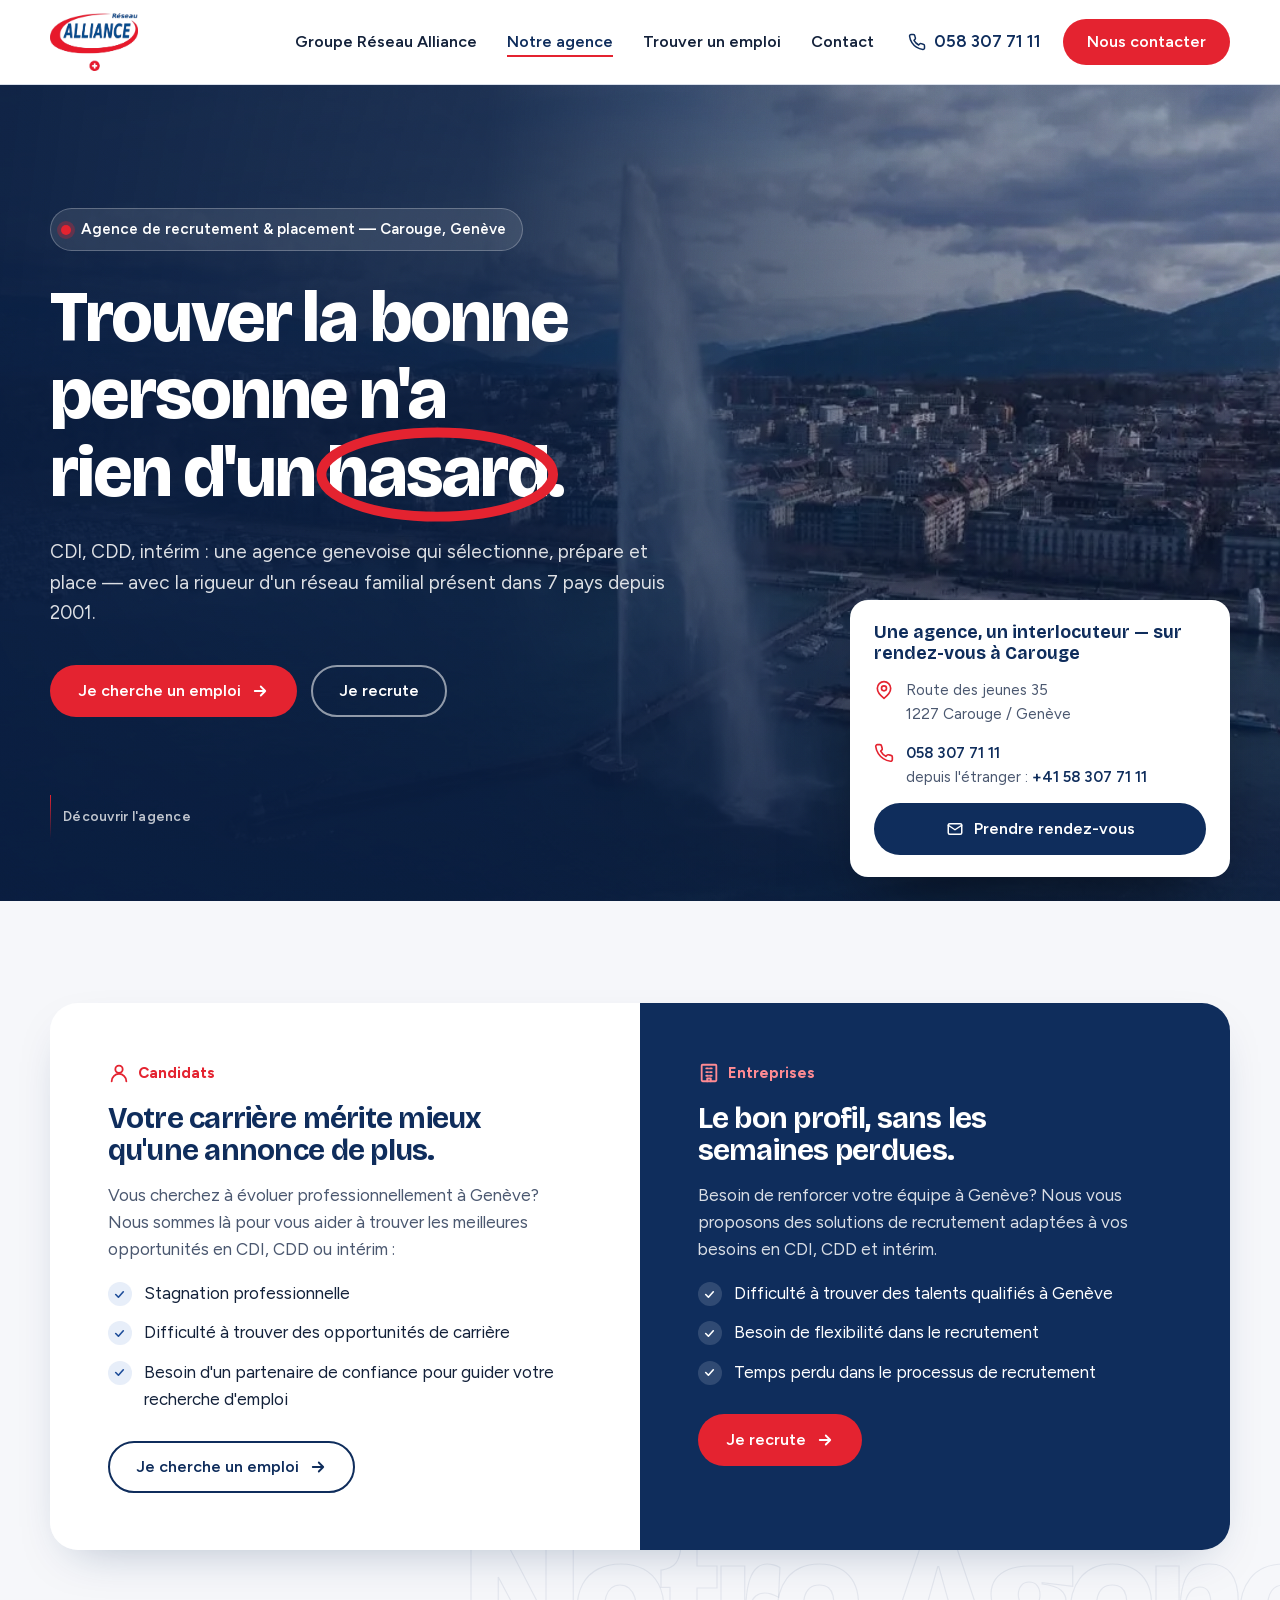
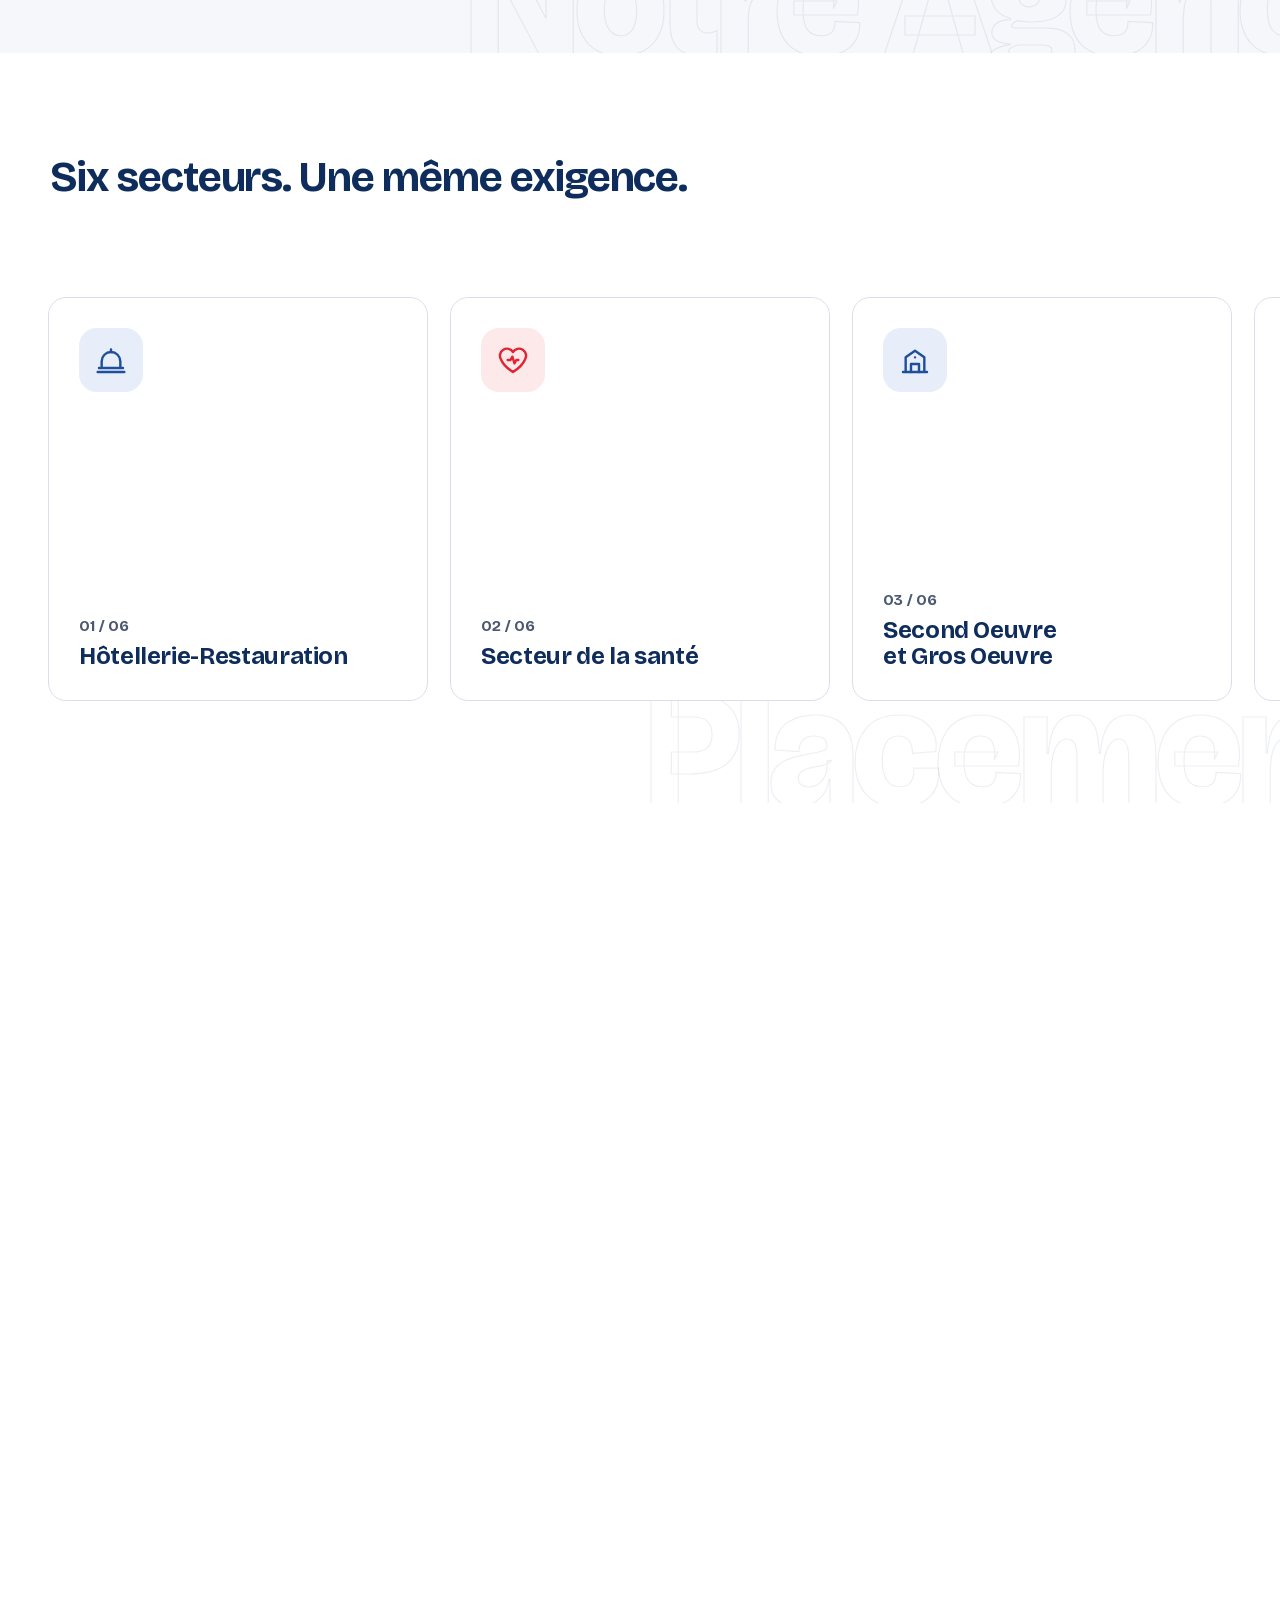
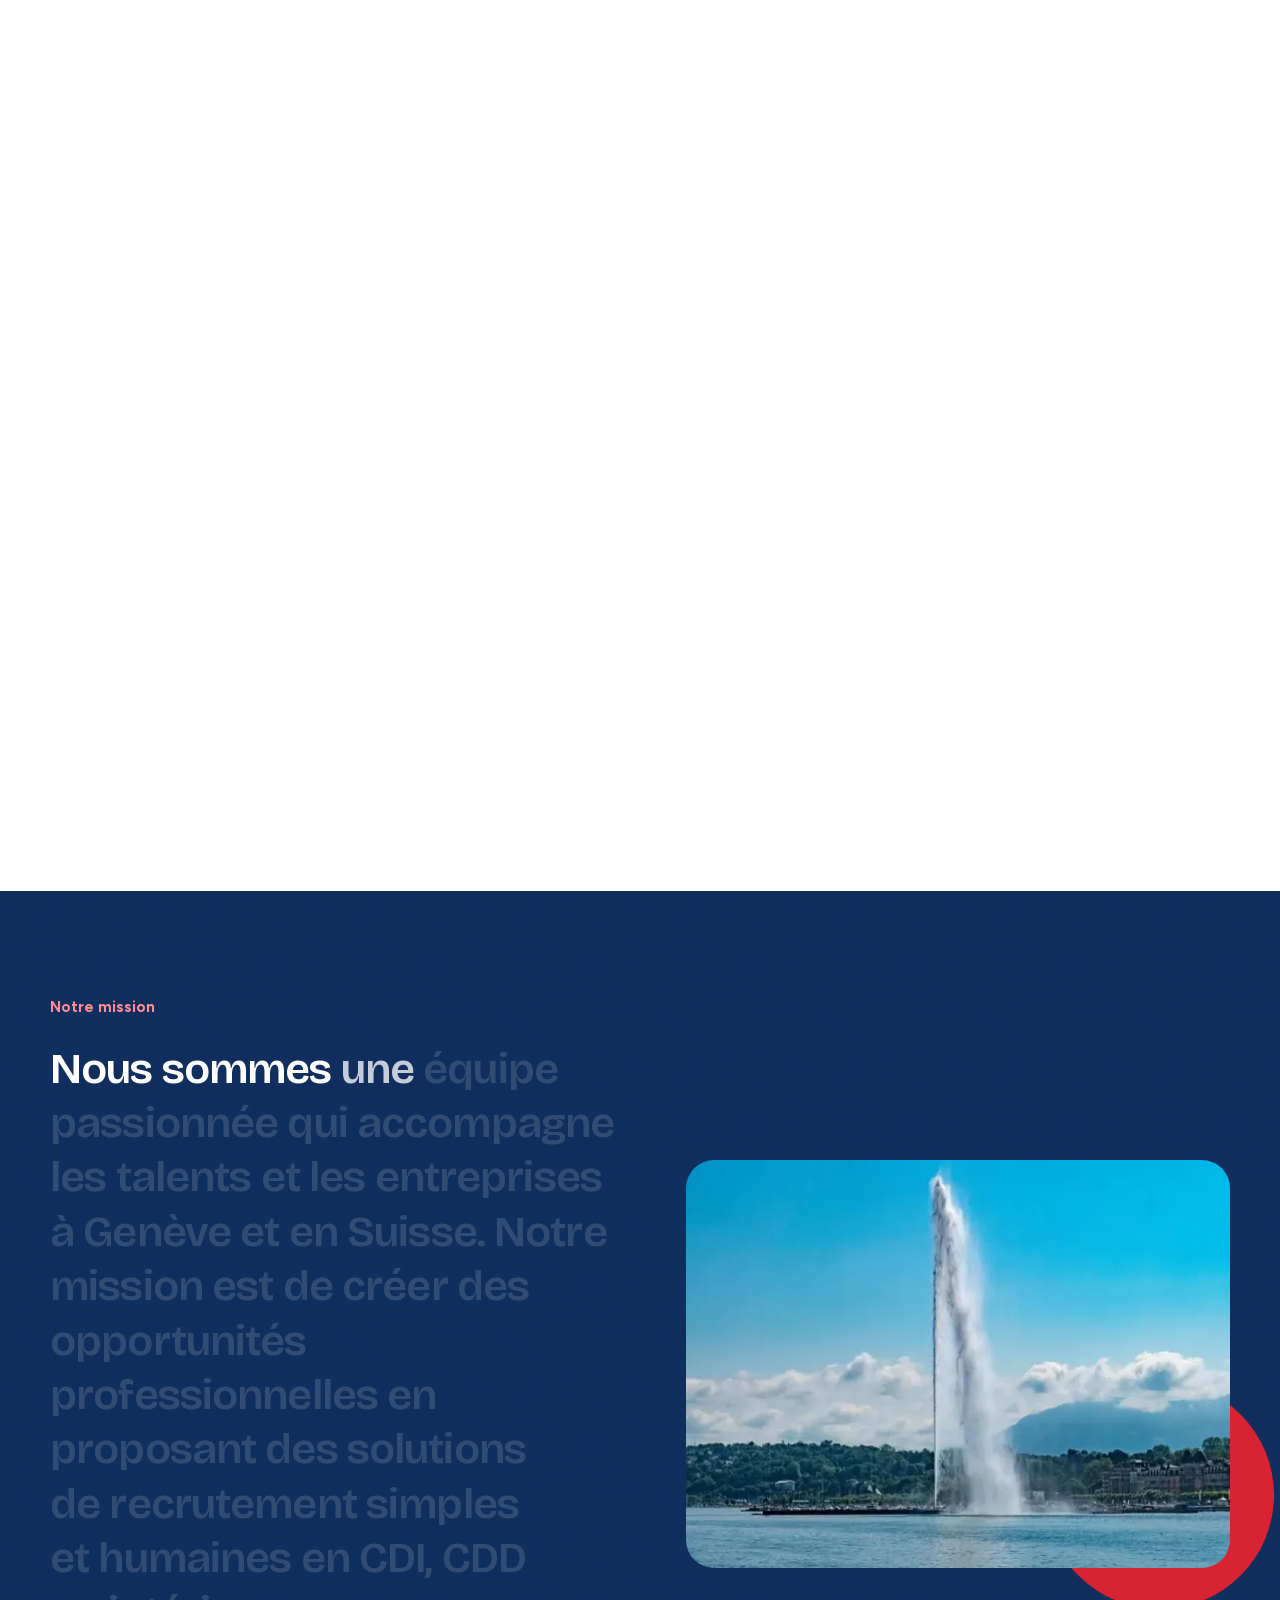
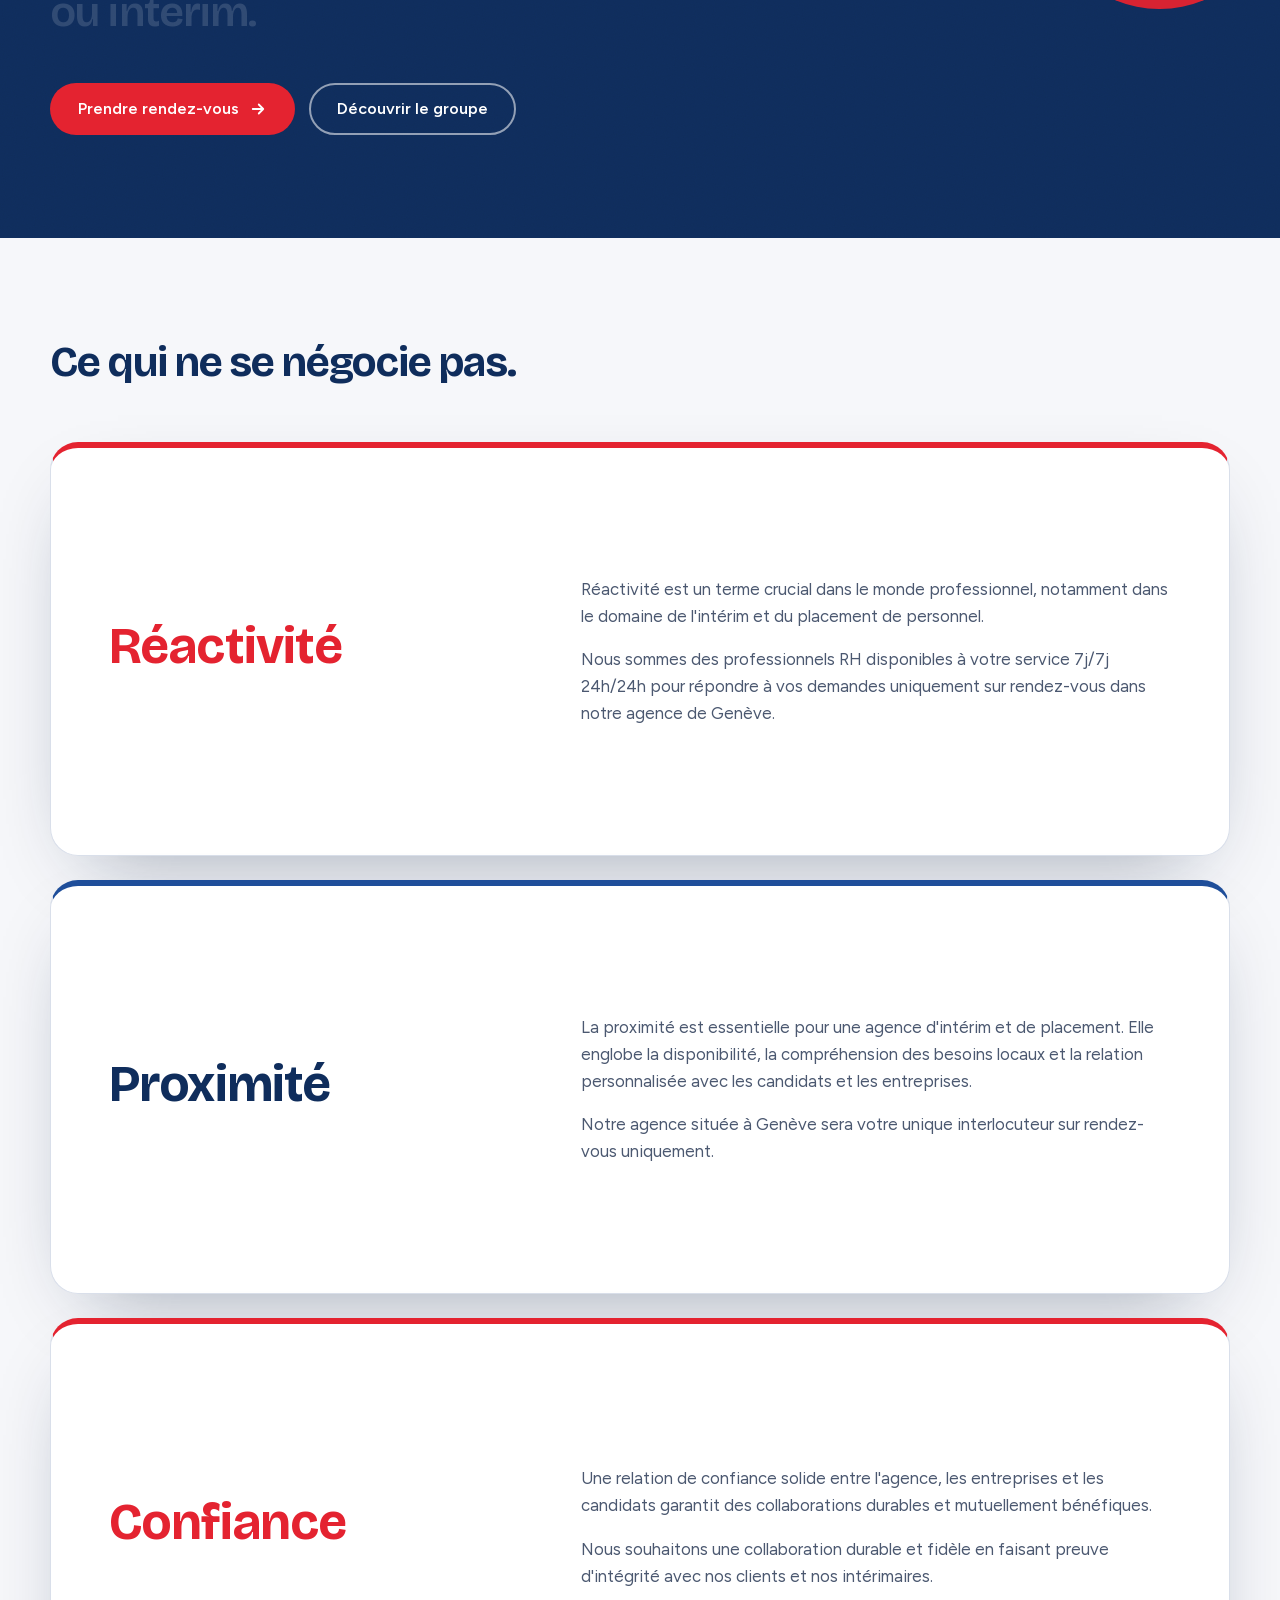
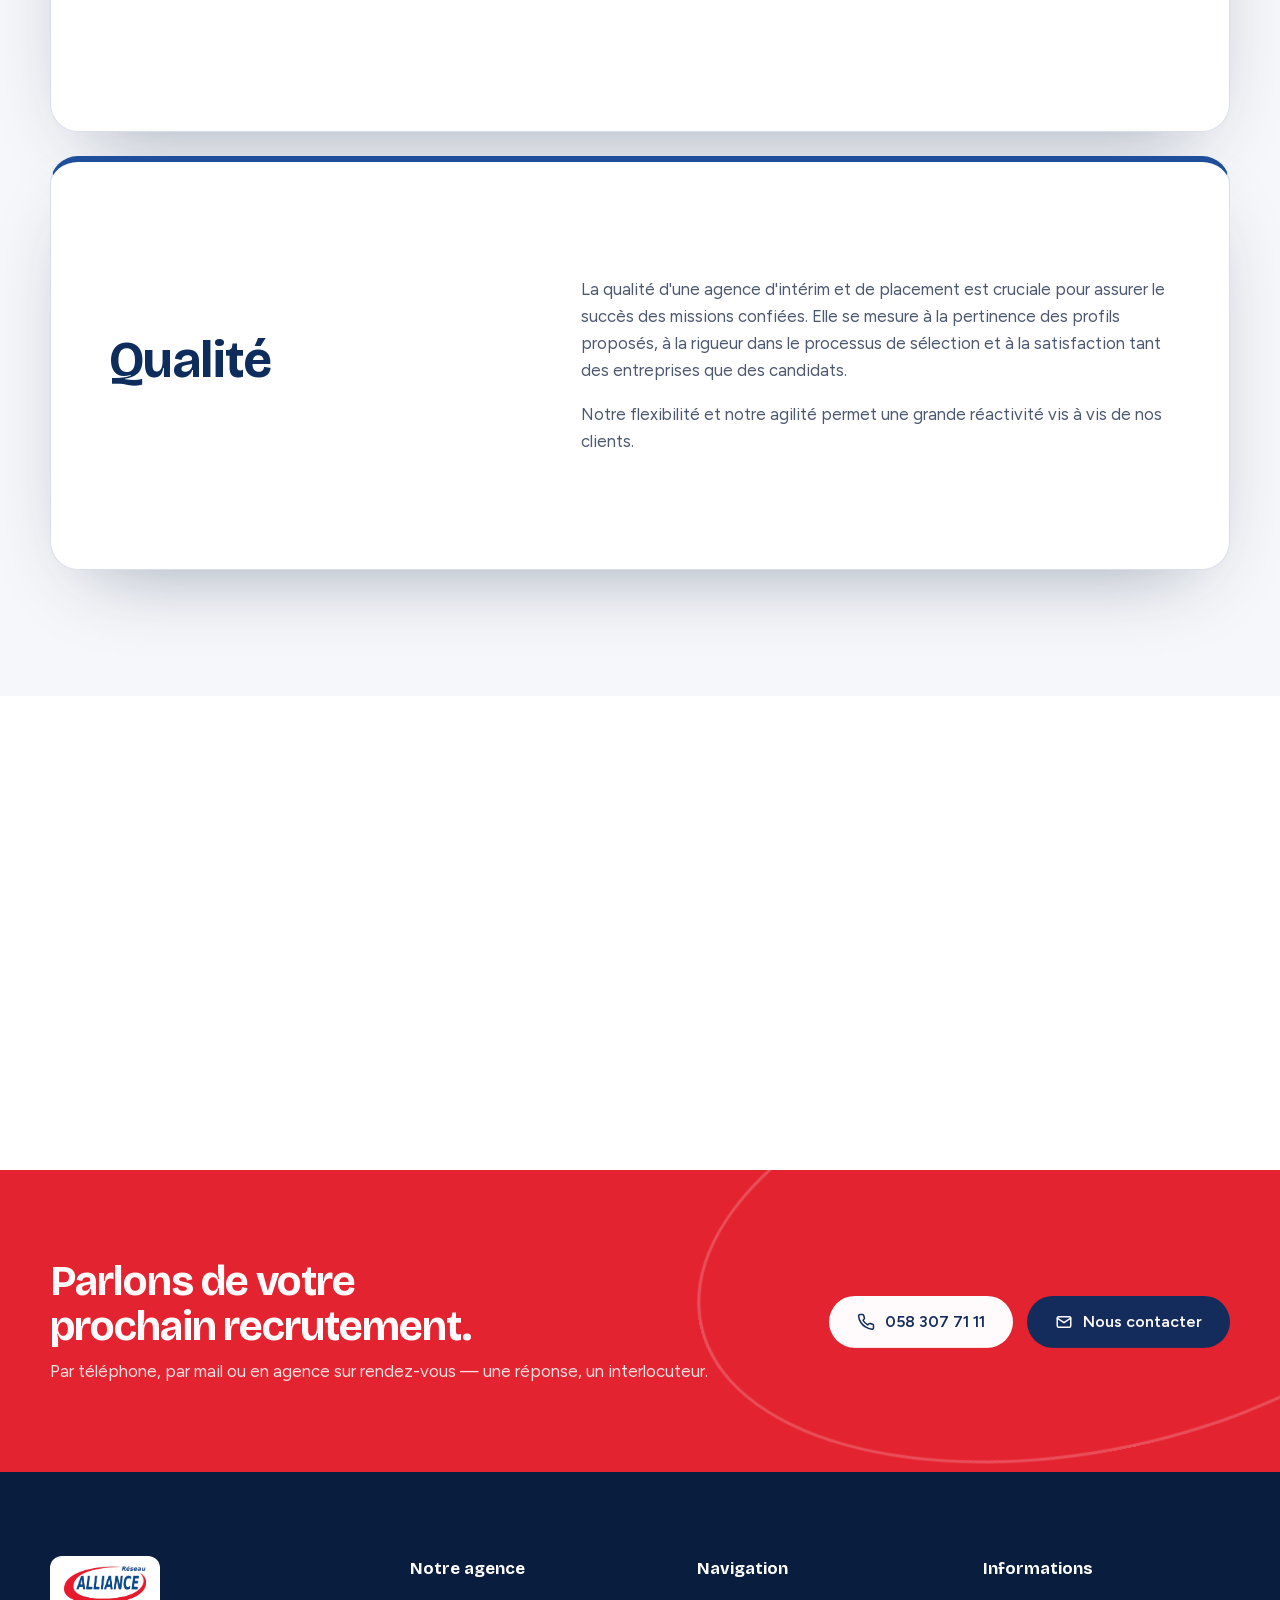
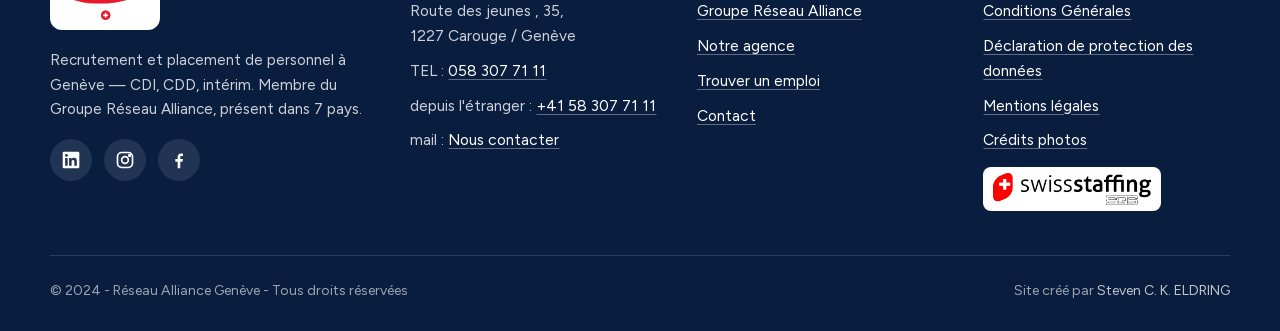
<file: index.html>
<!doctype html>
<html lang="fr">
<head>
<meta charset="utf-8">
<meta name="viewport" content="width=device-width, initial-scale=1">
<title>Réseau Alliance Genève — Agence de recrutement et placement à Genève</title>
<meta name="description" content="CDI, CDD, intérim : une agence genevoise qui sélectionne, prépare et place, avec la rigueur d'un réseau familial présent dans 7 pays depuis 2001. Sur rendez-vous à Carouge.">
<link rel="icon" href="assets/img/logo.png" type="image/png">
<link rel="preload" as="font" type="font/woff2" href="assets/fonts/bricolage-grotesque-latin.woff2" crossorigin>
<link rel="preload" as="font" type="font/woff2" href="assets/fonts/figtree-latin.woff2" crossorigin>
<link rel="stylesheet" href="assets/style.css">
<script>if(!matchMedia("(prefers-reduced-motion: reduce)").matches){document.documentElement.classList.add("motion-pending");setTimeout(function(){document.documentElement.classList.remove("motion-pending")},4000)}</script>
<meta property="og:title" content="Réseau Alliance Genève — Agence de recrutement et placement à Genève">
<meta property="og:description" content="CDI, CDD, intérim : une agence genevoise qui sélectionne, prépare et place, avec la rigueur d'un réseau familial présent dans 7 pays depuis 2001. Sur rendez-vous à Carouge.">
<meta property="og:image" content="assets/img/geneve-hero.webp">
<meta property="og:type" content="website">
<link rel="preload" as="image" href="assets/img/geneve-hero.webp" imagesrcset="assets/img/geneve-hero-720.webp 720w, assets/img/geneve-hero.webp 1200w" imagesizes="100vw">
<script type="application/ld+json">
{
  "@context": "https://schema.org",
  "@type": "EmploymentAgency",
  "name": "Réseau Alliance Genève",
  "url": "https://reseaualliance.ch/",
  "logo": "https://reseaualliance.ch/assets/img/logo.png",
  "telephone": "+41583077111",
  "email": "geneve@reseaualliance.ch",
  "address": {
    "@type": "PostalAddress",
    "streetAddress": "Route des Jeunes 35",
    "postalCode": "1227",
    "addressLocality": "Carouge",
    "addressRegion": "Genève",
    "addressCountry": "CH"
  },
  "sameAs": ["https://www.linkedin.com/company/r%C3%A9seau-alliance-gen%C3%A8ve/?viewAsMember=true", "https://www.instagram.com/reseaualliancegeneve/", "https://m.facebook.com/people/Rseau-alliance-Genve/61552257404834/"],
  "parentOrganization": { "@type": "Organization", "name": "Réseau Alliance" }
}
</script>
</head>
<body>
<header class="site-header">
  <div class="container site-header__inner">
    <a class="brand" href="index.html" aria-label="Réseau Alliance Genève — accueil">
      <img src="assets/img/logo.webp" alt="Réseau Alliance Suisse" width="471" height="310">
    </a>
    <button class="nav-toggle" type="button" aria-expanded="false" aria-controls="nav" aria-label="Ouvrir le menu"><svg viewBox="0 0 24 24" fill="none" stroke="currentColor" stroke-width="2.2" stroke-linecap="round" aria-hidden="true"><path d="M4 7h16M4 12h16M4 17h16"/></svg></button>
    <nav class="nav" id="nav" aria-label="Navigation principale">
      <ul class="nav__links"><li><a href="groupe-reseaualliance.html">Groupe Réseau Alliance</a></li><li><a href="index.html" aria-current="page">Notre agence</a></li><li><a href="trouver-un-emploi.html">Trouver un emploi</a></li><li><a href="contact.html">Contact</a></li></ul>
      <div class="nav__actions">
        <a class="nav__phone" href="tel:0583077111"><svg viewBox="0 0 24 24" fill="none" stroke="currentColor" stroke-width="2" stroke-linecap="round" stroke-linejoin="round" aria-hidden="true"><path d="M22 16.9v3a2 2 0 0 1-2.2 2 19.8 19.8 0 0 1-8.6-3.1 19.5 19.5 0 0 1-6-6A19.8 19.8 0 0 1 2.1 4.2 2 2 0 0 1 4.1 2h3a2 2 0 0 1 2 1.7c.1.9.4 1.8.7 2.7a2 2 0 0 1-.5 2.1L8 9.8a16 16 0 0 0 6.2 6.2l1.3-1.3a2 2 0 0 1 2.1-.5c.9.3 1.8.6 2.7.7a2 2 0 0 1 1.7 2z"/></svg>058 307 71 11</a>
        <a class="btn btn--red" href="contact.html">Nous contacter</a>
      </div>
    </nav>
  </div>
</header>
<main>

<section class="hero grain">
  <div class="hero__media"><img src="assets/img/geneve-hero.webp" srcset="assets/img/geneve-hero-720.webp 720w, assets/img/geneve-hero.webp 1200w" sizes="100vw" alt="Vue aérienne de Genève et du Jet d'eau" width="1200" height="675" fetchpriority="high"></div>
  <div class="container hero__inner">
    <span class="hero__kicker"><span class="dot"></span>Agence de recrutement &amp; placement — Carouge, Genève</span>
    <h1><span class="hero__line"><span class="hero__word">Trouver</span> <span class="hero__word">la</span> <span class="hero__word">bonne</span></span> <span class="hero__line"><span class="hero__word">personne</span> <span class="hero__word">n'a</span> <span class="hero__word">rien</span></span> <span class="hero__line"><span class="hero__word">d'un</span> <span class="hero__word"><span class="circled">hasard<svg viewBox="0 0 100 40" preserveAspectRatio="none" aria-hidden="true"><ellipse cx="50" cy="20" rx="47" ry="17"/></svg></span>.</span></span></h1>
    <p class="hero__lead">CDI, CDD, intérim : une agence genevoise qui sélectionne, prépare et place — avec la rigueur d'un réseau familial présent dans 7 pays depuis 2001.</p>
    <div class="hero__actions">
      <a class="btn btn--red" href="trouver-un-emploi.html">Je cherche un emploi <svg viewBox="0 0 24 24" fill="none" stroke="currentColor" stroke-width="2.4" stroke-linecap="round" stroke-linejoin="round" aria-hidden="true"><path d="M5 12h14M13 6l6 6-6 6"/></svg></a>
      <a class="btn btn--ghost" href="contact.html">Je recrute</a>
    </div>
    <aside class="hero__card" aria-label="Notre agence">
      <div class="hero__card-title">Une agence, un interlocuteur — sur rendez-vous à Carouge</div>
      <div class="hero__card-row"><svg viewBox="0 0 24 24" fill="none" stroke="currentColor" stroke-width="2" stroke-linecap="round" stroke-linejoin="round" aria-hidden="true"><path d="M20 10c0 6-8 12-8 12s-8-6-8-12a8 8 0 0 1 16 0z"/><circle cx="12" cy="10" r="3"/></svg><span>Route des jeunes 35<br>1227 Carouge / Genève</span></div>
      <div class="hero__card-row"><svg viewBox="0 0 24 24" fill="none" stroke="currentColor" stroke-width="2" stroke-linecap="round" stroke-linejoin="round" aria-hidden="true"><path d="M22 16.9v3a2 2 0 0 1-2.2 2 19.8 19.8 0 0 1-8.6-3.1 19.5 19.5 0 0 1-6-6A19.8 19.8 0 0 1 2.1 4.2 2 2 0 0 1 4.1 2h3a2 2 0 0 1 2 1.7c.1.9.4 1.8.7 2.7a2 2 0 0 1-.5 2.1L8 9.8a16 16 0 0 0 6.2 6.2l1.3-1.3a2 2 0 0 1 2.1-.5c.9.3 1.8.6 2.7.7a2 2 0 0 1 1.7 2z"/></svg><span><a href="tel:0583077111">058 307 71 11</a><br>depuis l'étranger : <a href="tel:+41583077111">+41 58 307 71 11</a></span></div>
      <a class="btn btn--navy" href="mailto:geneve@reseaualliance.ch"><svg viewBox="0 0 24 24" fill="none" stroke="currentColor" stroke-width="2" stroke-linecap="round" stroke-linejoin="round" aria-hidden="true"><rect x="3" y="5" width="18" height="14" rx="2"/><path d="m3 7 9 6 9-6"/></svg>Prendre rendez-vous</a>
    </aside>
    <span class="hero__scroll" aria-hidden="true">Découvrir l'agence</span>
  </div>
</section>

<section class="section section--paper">
  <div class="watermark" aria-hidden="true">Notre Agence</div>
  <div class="container">
    <div class="duo">
      <div class="duo__panel duo__panel--light" data-reveal="clip-left">
        <div class="duo__label"><svg viewBox="0 0 24 24" fill="none" stroke="currentColor" stroke-width="2" stroke-linecap="round" stroke-linejoin="round" aria-hidden="true"><circle cx="12" cy="8" r="4"/><path d="M4 21a8 8 0 0 1 16 0"/></svg>Candidats</div>
        <h2>Votre carrière mérite mieux qu'une annonce de plus.</h2>
        <p>Vous cherchez à évoluer professionnellement à Genève? Nous sommes là pour vous aider à trouver les meilleures opportunités en CDI, CDD ou intérim :</p>
        <ul class="checklist">
          <li>Stagnation professionnelle</li>
          <li>Difficulté à trouver des opportunités de carrière</li>
          <li>Besoin d'un partenaire de confiance pour guider votre recherche d'emploi</li>
        </ul>
        <a class="btn btn--outline" href="trouver-un-emploi.html">Je cherche un emploi <svg viewBox="0 0 24 24" fill="none" stroke="currentColor" stroke-width="2.4" stroke-linecap="round" stroke-linejoin="round" aria-hidden="true"><path d="M5 12h14M13 6l6 6-6 6"/></svg></a>
      </div>
      <div class="duo__panel duo__panel--navy" data-reveal="clip-right">
        <div class="duo__label"><svg viewBox="0 0 24 24" fill="none" stroke="currentColor" stroke-width="2" stroke-linecap="round" stroke-linejoin="round" aria-hidden="true"><rect x="4" y="3" width="16" height="18" rx="1"/><path d="M9 7h2M13 7h2M9 11h2M13 11h2M9 15h2M13 15h2M10 21v-3h4v3"/></svg>Entreprises</div>
        <h2>Le bon profil, sans les semaines perdues.</h2>
        <p>Besoin de renforcer votre équipe à Genève? Nous vous proposons des solutions de recrutement adaptées à vos besoins en CDI, CDD et intérim.</p>
        <ul class="checklist checklist--light">
          <li>Difficulté à trouver des talents qualifiés à Genève</li>
          <li>Besoin de flexibilité dans le recrutement</li>
          <li>Temps perdu dans le processus de recrutement</li>
        </ul>
        <a class="btn btn--red" href="contact.html">Je recrute <svg viewBox="0 0 24 24" fill="none" stroke="currentColor" stroke-width="2.4" stroke-linecap="round" stroke-linejoin="round" aria-hidden="true"><path d="M5 12h14M13 6l6 6-6 6"/></svg></a>
      </div>
    </div>
  </div>
</section>

<section class="hscroll">
  <div class="watermark" aria-hidden="true">Placement</div>
  <div class="container hscroll__head">
    <div class="section__head">
      <h2 class="split ".strip() ><span class="split-line"><span class="split-word">Six</span> <span class="split-word">secteurs.</span> <span class="split-word">Une</span> <span class="split-word">même</span> <span class="split-word">exigence.</span></span></h2>
    </div>
  </div>
  <div class="hscroll__track">
    <div class="sector"><div class="sector__icon"><svg viewBox="0 0 24 24" fill="none" stroke="currentColor" stroke-width="1.8" stroke-linecap="round" stroke-linejoin="round" aria-hidden="true"><path d="M3 18h18M5 18v-5a7 7 0 0 1 14 0v5"/><path d="M12 6V4M2 21h20"/></svg></div><div><span class="sector__index">01 / 06</span><h3>Hôtellerie-Restauration</h3></div></div><div class="sector"><div class="sector__icon"><svg viewBox="0 0 24 24" fill="none" stroke="currentColor" stroke-width="1.8" stroke-linecap="round" stroke-linejoin="round" aria-hidden="true"><path d="M12 21s-7-4.5-9-9.4A4.8 4.8 0 0 1 12 6a4.8 4.8 0 0 1 9 5.6C19 16.5 12 21 12 21z"/><path d="M8 12h2.2l1.3-2.5 1.6 5 1.4-2.5H16"/></svg></div><div><span class="sector__index">02 / 06</span><h3>Secteur de la santé</h3></div></div><div class="sector"><div class="sector__icon"><svg viewBox="0 0 24 24" fill="none" stroke="currentColor" stroke-width="1.8" stroke-linecap="round" stroke-linejoin="round" aria-hidden="true"><path d="M3 21h18M5 21V10l7-5 7 5v11"/><path d="M9 21v-6h6v6M12 10h.01"/></svg></div><div><span class="sector__index">03 / 06</span><h3>Second Oeuvre et Gros Oeuvre</h3></div></div><div class="sector"><div class="sector__icon"><svg viewBox="0 0 24 24" fill="none" stroke="currentColor" stroke-width="1.8" stroke-linecap="round" stroke-linejoin="round" aria-hidden="true"><path d="M9 3h6M10 3v6.5L4.5 19a1.5 1.5 0 0 0 1.3 2.2h12.4a1.5 1.5 0 0 0 1.3-2.2L14 9.5V3"/><path d="M7.5 15h9"/></svg></div><div><span class="sector__index">04 / 06</span><h3>Life Sciences</h3></div></div><div class="sector"><div class="sector__icon"><svg viewBox="0 0 24 24" fill="none" stroke="currentColor" stroke-width="1.8" stroke-linecap="round" stroke-linejoin="round" aria-hidden="true"><path d="M3 7h11v9H3zM14 10h4l3 3v3h-7z"/><circle cx="7" cy="18" r="1.8"/><circle cx="17" cy="18" r="1.8"/></svg></div><div><span class="sector__index">05 / 06</span><h3>Logistique et Transports</h3></div></div><div class="sector"><div class="sector__icon"><svg viewBox="0 0 24 24" fill="none" stroke="currentColor" stroke-width="1.8" stroke-linecap="round" stroke-linejoin="round" aria-hidden="true"><path d="M3 21V10l6 4v-4l6 4v-4l6 4v7z"/><path d="M5 10V4h3v4"/><path d="M8 17h2M13 17h2M18 17h2"/></svg></div><div><span class="sector__index">06 / 06</span><h3>Industrie</h3></div></div>
    <div class="sector sector--last">
      <img src="assets/img/swiss-staffing.webp" alt="swiss staffing" width="600" height="122" loading="lazy" style="height:56px;width:auto;background:#fff;border-radius:8px;padding:6px 10px;">
      <h3>Un seul interlocuteur, de la sélection au contrat.</h3>
      <p>Avec notre service de placement sur mesure, vous pouvez atteindre de nouveaux sommets dans votre carrière et faire prospérer votre entreprise à Genève et en Suisse.</p>
      <a class="btn btn--red" href="contact.html">Parlons-en <svg viewBox="0 0 24 24" fill="none" stroke="currentColor" stroke-width="2.4" stroke-linecap="round" stroke-linejoin="round" aria-hidden="true"><path d="M5 12h14M13 6l6 6-6 6"/></svg></a>
    </div>
  </div>
</section>

<section class="section section--navy grain">
  <div class="container">
    <div class="feature">
      <div>
        <p class="duo__label" style="color:#FF8B93; margin-bottom: 22px;">Notre mission</p>
        <p class="scrub-text"><span class="scrub-word">Nous</span> <span class="scrub-word">sommes</span> <span class="scrub-word">une</span> <span class="scrub-word">équipe</span> <span class="scrub-word">passionnée</span> <span class="scrub-word">qui</span> <span class="scrub-word">accompagne</span> <span class="scrub-word">les</span> <span class="scrub-word">talents</span> <span class="scrub-word">et</span> <span class="scrub-word">les</span> <span class="scrub-word">entreprises</span> <span class="scrub-word">à</span> <span class="scrub-word">Genève</span> <span class="scrub-word">et</span> <span class="scrub-word">en</span> <span class="scrub-word">Suisse.</span> <span class="scrub-word">Notre</span> <span class="scrub-word">mission</span> <span class="scrub-word">est</span> <span class="scrub-word">de</span> <span class="scrub-word">créer</span> <span class="scrub-word">des</span> <span class="scrub-word">opportunités</span> <span class="scrub-word">professionnelles</span> <span class="scrub-word">en</span> <span class="scrub-word">proposant</span> <span class="scrub-word">des</span> <span class="scrub-word">solutions</span> <span class="scrub-word">de</span> <span class="scrub-word">recrutement</span> <span class="scrub-word">simples</span> <span class="scrub-word">et</span> <span class="scrub-word">humaines</span> <span class="scrub-word">en</span> <span class="scrub-word">CDI,</span> <span class="scrub-word">CDD</span> <span class="scrub-word">ou</span> <span class="scrub-word">intérim.</span></p>
        <div class="hero__actions" style="margin-top: 32px;" data-reveal="up">
          <a class="btn btn--red" href="contact.html">Prendre rendez-vous <svg viewBox="0 0 24 24" fill="none" stroke="currentColor" stroke-width="2.4" stroke-linecap="round" stroke-linejoin="round" aria-hidden="true"><path d="M5 12h14M13 6l6 6-6 6"/></svg></a>
          <a class="btn btn--ghost" href="groupe-reseaualliance.html">Découvrir le groupe</a>
        </div>
      </div>
      <div class="feature__media" data-reveal="scale">
        <img src="assets/img/vue-de-geneve.webp" srcset="assets/img/vue-de-geneve-720.webp 720w, assets/img/vue-de-geneve.webp 1200w" sizes="(max-width: 900px) 100vw, 50vw" alt="Vue de Genève, le Jet d'eau sur le lac Léman" width="1200" height="676" loading="lazy">
      </div>
    </div>
  </div>
</section>

<section class="section section--paper">
  <div class="container">
    <div class="section__head">
      <h2 class="split ".strip() ><span class="split-line"><span class="split-word">Ce</span> <span class="split-word">qui</span> <span class="split-word">ne</span> <span class="split-word">se</span> <span class="split-word">négocie</span> <span class="split-word">pas.</span></span></h2>
    </div>
    <div class="stack">
      <article class="stack__card"><div class="stack__inner">
        <div><h3>Réactivité</h3></div>
        <div><p>Réactivité est un terme crucial dans le monde professionnel, notamment dans le domaine de l'intérim et du placement de personnel.</p><p>Nous sommes des professionnels RH disponibles à votre service 7j/7j 24h/24h pour répondre à vos demandes uniquement sur rendez-vous dans notre agence de Genève.</p></div>
      </div></article>
      <article class="stack__card"><div class="stack__inner">
        <div><h3>Proximité</h3></div>
        <div><p>La proximité est essentielle pour une agence d'intérim et de placement. Elle englobe la disponibilité, la compréhension des besoins locaux et la relation personnalisée avec les candidats et les entreprises.</p><p>Notre agence située à Genève sera votre unique interlocuteur sur rendez-vous uniquement.</p></div>
      </div></article>
      <article class="stack__card"><div class="stack__inner">
        <div><h3>Confiance</h3></div>
        <div><p>Une relation de confiance solide entre l'agence, les entreprises et les candidats garantit des collaborations durables et mutuellement bénéfiques.</p><p>Nous souhaitons une collaboration durable et fidèle en faisant preuve d'intégrité avec nos clients et nos intérimaires.</p></div>
      </div></article>
      <article class="stack__card"><div class="stack__inner">
        <div><h3>Qualité</h3></div>
        <div><p>La qualité d'une agence d'intérim et de placement est cruciale pour assurer le succès des missions confiées. Elle se mesure à la pertinence des profils proposés, à la rigueur dans le processus de sélection et à la satisfaction tant des entreprises que des candidats.</p><p>Notre flexibilité et notre agilité permet une grande réactivité vis à vis de nos clients.</p></div>
      </div></article>
    </div>
  </div>
</section>

<section class="section section--lazy">
  <div class="container">
    <div class="section__head" data-reveal="up">
      <h2>Trois personnes. Un seul numéro.</h2>
      <p>Vous reçoit en agence uniquement sur rendez-vous</p>
    </div>
    <div class="team" data-reveal-group>
      <div class="member tilt"><div class="member__initials" aria-hidden="true">AB</div><div><h3>Antoine Batista</h3><p>Directeur général Suisse et responsable de secteur</p></div></div>
      <div class="member tilt"><div class="member__initials" aria-hidden="true">MK</div><div><h3>Mickael Kleinmann</h3><p>Responsable de secteur</p></div></div>
      <div class="member tilt"><div class="member__initials" aria-hidden="true">MG</div><div><h3>Maureen George</h3><p>Administratif</p></div></div>
    </div>
  </div>
</section>

<section class="cta">
  <div class="cta__ring" aria-hidden="true"></div>
  <div class="container cta__inner">
    <div data-reveal="up">
      <h2>Parlons de votre prochain recrutement.</h2>
      <p>Par téléphone, par mail ou en agence sur rendez-vous — une réponse, un interlocuteur.</p>
    </div>
    <div class="cta__actions" data-reveal="up">
      <a class="btn btn--white" href="tel:0583077111"><svg viewBox="0 0 24 24" fill="none" stroke="currentColor" stroke-width="2" stroke-linecap="round" stroke-linejoin="round" aria-hidden="true"><path d="M22 16.9v3a2 2 0 0 1-2.2 2 19.8 19.8 0 0 1-8.6-3.1 19.5 19.5 0 0 1-6-6A19.8 19.8 0 0 1 2.1 4.2 2 2 0 0 1 4.1 2h3a2 2 0 0 1 2 1.7c.1.9.4 1.8.7 2.7a2 2 0 0 1-.5 2.1L8 9.8a16 16 0 0 0 6.2 6.2l1.3-1.3a2 2 0 0 1 2.1-.5c.9.3 1.8.6 2.7.7a2 2 0 0 1 1.7 2z"/></svg>058 307 71 11</a>
      <a class="btn btn--navy" href="mailto:geneve@reseaualliance.ch"><svg viewBox="0 0 24 24" fill="none" stroke="currentColor" stroke-width="2" stroke-linecap="round" stroke-linejoin="round" aria-hidden="true"><rect x="3" y="5" width="18" height="14" rx="2"/><path d="m3 7 9 6 9-6"/></svg>Nous contacter</a>
    </div>
  </div>
</section>

</main>
<nav class="mobile-bar" aria-label="Actions rapides">
  <a href="tel:0583077111"><svg viewBox="0 0 24 24" fill="none" stroke="currentColor" stroke-width="2" stroke-linecap="round" stroke-linejoin="round" aria-hidden="true"><path d="M22 16.9v3a2 2 0 0 1-2.2 2 19.8 19.8 0 0 1-8.6-3.1 19.5 19.5 0 0 1-6-6A19.8 19.8 0 0 1 2.1 4.2 2 2 0 0 1 4.1 2h3a2 2 0 0 1 2 1.7c.1.9.4 1.8.7 2.7a2 2 0 0 1-.5 2.1L8 9.8a16 16 0 0 0 6.2 6.2l1.3-1.3a2 2 0 0 1 2.1-.5c.9.3 1.8.6 2.7.7a2 2 0 0 1 1.7 2z"/></svg><span>Appeler</span></a>
  <a href="https://reseaualliance9.aubeperp.ch:8443/reseaualliance/JSP/_inscrCdt/inscription.jsp?suc=GE&formSz=basic&lang=FR" target="_blank" rel="noopener"><svg viewBox="0 0 24 24" fill="none" stroke="currentColor" stroke-width="2" stroke-linecap="round" stroke-linejoin="round" aria-hidden="true"><circle cx="12" cy="8" r="4"/><path d="M4 21a8 8 0 0 1 16 0"/></svg><span>S'enregistrer</span></a>
  <a href="mailto:geneve@reseaualliance.ch"><svg viewBox="0 0 24 24" fill="none" stroke="currentColor" stroke-width="2" stroke-linecap="round" stroke-linejoin="round" aria-hidden="true"><rect x="3" y="5" width="18" height="14" rx="2"/><path d="m3 7 9 6 9-6"/></svg><span>Nous contacter</span></a>
</nav>
<footer class="site-footer">
  <div class="container">
    <div class="footer__grid">
      <div class="footer__brand">
        <img src="assets/img/logo.webp" alt="Réseau Alliance Suisse" width="471" height="310" loading="lazy">
        <p>Recrutement et placement de personnel à Genève — CDI, CDD, intérim. Membre du Groupe Réseau Alliance, présent dans 7 pays.</p>
        <div class="footer__social">
          <a href="https://www.linkedin.com/company/r%C3%A9seau-alliance-gen%C3%A8ve/?viewAsMember=true" target="_blank" rel="noopener" aria-label="LinkedIn"><svg viewBox="0 0 24 24" fill="currentColor" aria-hidden="true"><path d="M20.4 2H3.6A1.6 1.6 0 0 0 2 3.6v16.8A1.6 1.6 0 0 0 3.6 22h16.8a1.6 1.6 0 0 0 1.6-1.6V3.6A1.6 1.6 0 0 0 20.4 2zM8 19H5V9.5h3V19zM6.5 8.2a1.7 1.7 0 1 1 0-3.4 1.7 1.7 0 0 1 0 3.4zM19 19h-3v-4.6c0-1.1 0-2.5-1.5-2.5S12.7 13 12.7 14.3V19h-3V9.5h2.9v1.3h.1a3.2 3.2 0 0 1 2.8-1.5c3 0 3.5 2 3.5 4.5V19z"/></svg></a>
          <a href="https://www.instagram.com/reseaualliancegeneve/" target="_blank" rel="noopener" aria-label="Instagram"><svg viewBox="0 0 24 24" fill="none" stroke="currentColor" stroke-width="2" stroke-linecap="round" stroke-linejoin="round" aria-hidden="true"><rect x="3" y="3" width="18" height="18" rx="5"/><circle cx="12" cy="12" r="4"/><circle cx="17.5" cy="6.5" r="1" fill="currentColor"/></svg></a>
          <a href="https://m.facebook.com/people/Rseau-alliance-Genve/61552257404834/" target="_blank" rel="noopener" aria-label="Facebook"><svg viewBox="0 0 24 24" fill="currentColor" aria-hidden="true"><path d="M13.5 22v-8h2.7l.4-3.2h-3.1V8.8c0-.9.3-1.5 1.6-1.5h1.7V4.4c-.3 0-1.3-.1-2.4-.1-2.4 0-4 1.5-4 4.1v2.4H7.6V14h2.8v8h3.1z"/></svg></a>
        </div>
      </div>
      <div>
        <div class="footer__title">Notre agence</div>
        <ul class="footer__list">
          <li><address>Route des jeunes , 35,<br>1227 Carouge / Genève</address></li>
          <li>TEL : <a href="tel:0583077111">058 307 71 11</a></li>
          <li>depuis l'étranger : <a href="tel:+41583077111">+41 58 307 71 11</a></li>
          <li>mail : <a href="mailto:geneve@reseaualliance.ch">Nous contacter</a></li>
        </ul>
      </div>
      <div>
        <div class="footer__title">Navigation</div>
        <ul class="footer__list">
          <li><a href="groupe-reseaualliance.html">Groupe Réseau Alliance</a></li>
          <li><a href="index.html">Notre agence</a></li>
          <li><a href="trouver-un-emploi.html">Trouver un emploi</a></li>
          <li><a href="contact.html">Contact</a></li>
        </ul>
      </div>
      <div>
        <div class="footer__title">Informations</div>
        <ul class="footer__list">
          <li><a href="conditions-generales.html">Conditions Générales</a></li>
          <li><a href="protection-des-donnees.html">Déclaration de protection des données</a></li>
          <li><a href="mentions-legales.html">Mentions légales</a></li>
          <li><a href="credits-photos.html">Crédits photos</a></li>
        </ul>
        <div class="footer__swiss"><img src="assets/img/swiss-staffing.webp" alt="swiss staffing" width="600" height="122" loading="lazy"></div>
      </div>
    </div>
    <div class="footer__bottom">
      <span>© 2024 - Réseau Alliance Genève - Tous droits réservées</span>
      <span>Site créé par <a href="https://stevenckeldring.com" target="_blank" rel="noopener">Steven C. K. ELDRING</a></span>
    </div>
  </div>
</footer>
<script src="assets/main.js" defer></script>
</body>
</html>
</file>
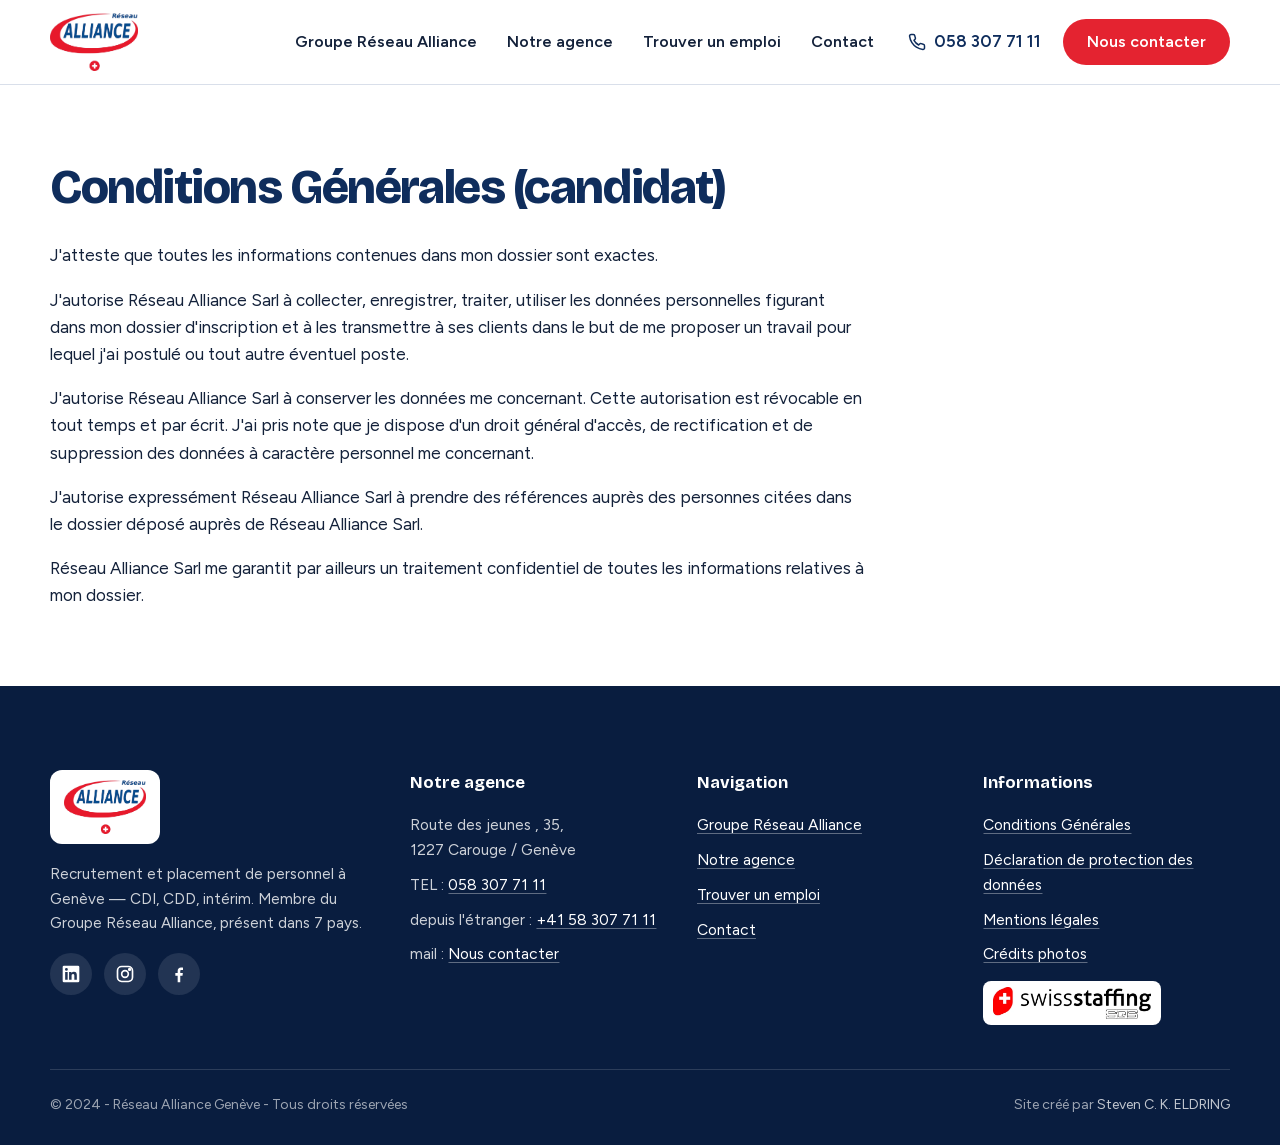
<file: conditions-generales.html>
<!doctype html>
<html lang="fr">
<head>
<meta charset="utf-8">
<meta name="viewport" content="width=device-width, initial-scale=1">
<title>Conditions Générales - Reseau Alliance Genève</title>
<meta name="description" content="Conditions Générales — Réseau Alliance Genève.">
<link rel="icon" href="assets/img/logo.png" type="image/png">
<link rel="preload" as="font" type="font/woff2" href="assets/fonts/bricolage-grotesque-latin.woff2" crossorigin>
<link rel="preload" as="font" type="font/woff2" href="assets/fonts/figtree-latin.woff2" crossorigin>
<link rel="stylesheet" href="assets/style.css">
<script>if(!matchMedia("(prefers-reduced-motion: reduce)").matches){document.documentElement.classList.add("motion-pending");setTimeout(function(){document.documentElement.classList.remove("motion-pending")},4000)}</script>
<meta property="og:title" content="Conditions Générales - Reseau Alliance Genève">
<meta property="og:description" content="Conditions Générales — Réseau Alliance Genève.">
<meta property="og:image" content="assets/img/geneve-hero.webp">
<meta property="og:type" content="website">
<link rel="preload" as="image" href="assets/img/geneve-hero.webp" imagesrcset="assets/img/geneve-hero-720.webp 720w, assets/img/geneve-hero.webp 1200w" imagesizes="100vw">
<script type="application/ld+json">
{
  "@context": "https://schema.org",
  "@type": "EmploymentAgency",
  "name": "Réseau Alliance Genève",
  "url": "https://reseaualliance.ch/",
  "logo": "https://reseaualliance.ch/assets/img/logo.png",
  "telephone": "+41583077111",
  "email": "geneve@reseaualliance.ch",
  "address": {
    "@type": "PostalAddress",
    "streetAddress": "Route des Jeunes 35",
    "postalCode": "1227",
    "addressLocality": "Carouge",
    "addressRegion": "Genève",
    "addressCountry": "CH"
  },
  "sameAs": ["https://www.linkedin.com/company/r%C3%A9seau-alliance-gen%C3%A8ve/?viewAsMember=true", "https://www.instagram.com/reseaualliancegeneve/", "https://m.facebook.com/people/Rseau-alliance-Genve/61552257404834/"],
  "parentOrganization": { "@type": "Organization", "name": "Réseau Alliance" }
}
</script>
</head>
<body>
<header class="site-header">
  <div class="container site-header__inner">
    <a class="brand" href="index.html" aria-label="Réseau Alliance Genève — accueil">
      <img src="assets/img/logo.webp" alt="Réseau Alliance Suisse" width="471" height="310">
    </a>
    <button class="nav-toggle" type="button" aria-expanded="false" aria-controls="nav" aria-label="Ouvrir le menu"><svg viewBox="0 0 24 24" fill="none" stroke="currentColor" stroke-width="2.2" stroke-linecap="round" aria-hidden="true"><path d="M4 7h16M4 12h16M4 17h16"/></svg></button>
    <nav class="nav" id="nav" aria-label="Navigation principale">
      <ul class="nav__links"><li><a href="groupe-reseaualliance.html">Groupe Réseau Alliance</a></li><li><a href="index.html">Notre agence</a></li><li><a href="trouver-un-emploi.html">Trouver un emploi</a></li><li><a href="contact.html">Contact</a></li></ul>
      <div class="nav__actions">
        <a class="nav__phone" href="tel:0583077111"><svg viewBox="0 0 24 24" fill="none" stroke="currentColor" stroke-width="2" stroke-linecap="round" stroke-linejoin="round" aria-hidden="true"><path d="M22 16.9v3a2 2 0 0 1-2.2 2 19.8 19.8 0 0 1-8.6-3.1 19.5 19.5 0 0 1-6-6A19.8 19.8 0 0 1 2.1 4.2 2 2 0 0 1 4.1 2h3a2 2 0 0 1 2 1.7c.1.9.4 1.8.7 2.7a2 2 0 0 1-.5 2.1L8 9.8a16 16 0 0 0 6.2 6.2l1.3-1.3a2 2 0 0 1 2.1-.5c.9.3 1.8.6 2.7.7a2 2 0 0 1 1.7 2z"/></svg>058 307 71 11</a>
        <a class="btn btn--red" href="contact.html">Nous contacter</a>
      </div>
    </nav>
  </div>
</header>
<main>
<section class="legal"><div class="container"><div class="prose">
<h1>Conditions Générales (candidat)</h1>
<p>J'atteste que toutes les informations contenues dans mon dossier sont exactes.</p>
<p>J'autorise Réseau Alliance Sarl à collecter, enregistrer, traiter, utiliser les données personnelles figurant dans mon dossier d'inscription et à les transmettre à ses clients dans le but de me proposer un travail pour lequel j'ai postulé ou tout autre éventuel poste.</p>
<p>J'autorise Réseau Alliance Sarl à conserver les données me concernant. Cette autorisation est révocable en tout temps et par écrit. J'ai pris note que je dispose d'un droit général d'accès, de rectification et de suppression des données à caractère personnel me concernant.</p>
<p>J'autorise expressément Réseau Alliance Sarl à prendre des références auprès des personnes citées dans le dossier déposé auprès de Réseau Alliance Sarl.</p>
<p>Réseau Alliance Sarl me garantit par ailleurs un traitement confidentiel de toutes les informations relatives à mon dossier.</p>
</div></div></section>
</main>
<nav class="mobile-bar" aria-label="Actions rapides">
  <a href="tel:0583077111"><svg viewBox="0 0 24 24" fill="none" stroke="currentColor" stroke-width="2" stroke-linecap="round" stroke-linejoin="round" aria-hidden="true"><path d="M22 16.9v3a2 2 0 0 1-2.2 2 19.8 19.8 0 0 1-8.6-3.1 19.5 19.5 0 0 1-6-6A19.8 19.8 0 0 1 2.1 4.2 2 2 0 0 1 4.1 2h3a2 2 0 0 1 2 1.7c.1.9.4 1.8.7 2.7a2 2 0 0 1-.5 2.1L8 9.8a16 16 0 0 0 6.2 6.2l1.3-1.3a2 2 0 0 1 2.1-.5c.9.3 1.8.6 2.7.7a2 2 0 0 1 1.7 2z"/></svg><span>Appeler</span></a>
  <a href="https://reseaualliance9.aubeperp.ch:8443/reseaualliance/JSP/_inscrCdt/inscription.jsp?suc=GE&formSz=basic&lang=FR" target="_blank" rel="noopener"><svg viewBox="0 0 24 24" fill="none" stroke="currentColor" stroke-width="2" stroke-linecap="round" stroke-linejoin="round" aria-hidden="true"><circle cx="12" cy="8" r="4"/><path d="M4 21a8 8 0 0 1 16 0"/></svg><span>S'enregistrer</span></a>
  <a href="mailto:geneve@reseaualliance.ch"><svg viewBox="0 0 24 24" fill="none" stroke="currentColor" stroke-width="2" stroke-linecap="round" stroke-linejoin="round" aria-hidden="true"><rect x="3" y="5" width="18" height="14" rx="2"/><path d="m3 7 9 6 9-6"/></svg><span>Nous contacter</span></a>
</nav>
<footer class="site-footer">
  <div class="container">
    <div class="footer__grid">
      <div class="footer__brand">
        <img src="assets/img/logo.webp" alt="Réseau Alliance Suisse" width="471" height="310" loading="lazy">
        <p>Recrutement et placement de personnel à Genève — CDI, CDD, intérim. Membre du Groupe Réseau Alliance, présent dans 7 pays.</p>
        <div class="footer__social">
          <a href="https://www.linkedin.com/company/r%C3%A9seau-alliance-gen%C3%A8ve/?viewAsMember=true" target="_blank" rel="noopener" aria-label="LinkedIn"><svg viewBox="0 0 24 24" fill="currentColor" aria-hidden="true"><path d="M20.4 2H3.6A1.6 1.6 0 0 0 2 3.6v16.8A1.6 1.6 0 0 0 3.6 22h16.8a1.6 1.6 0 0 0 1.6-1.6V3.6A1.6 1.6 0 0 0 20.4 2zM8 19H5V9.5h3V19zM6.5 8.2a1.7 1.7 0 1 1 0-3.4 1.7 1.7 0 0 1 0 3.4zM19 19h-3v-4.6c0-1.1 0-2.5-1.5-2.5S12.7 13 12.7 14.3V19h-3V9.5h2.9v1.3h.1a3.2 3.2 0 0 1 2.8-1.5c3 0 3.5 2 3.5 4.5V19z"/></svg></a>
          <a href="https://www.instagram.com/reseaualliancegeneve/" target="_blank" rel="noopener" aria-label="Instagram"><svg viewBox="0 0 24 24" fill="none" stroke="currentColor" stroke-width="2" stroke-linecap="round" stroke-linejoin="round" aria-hidden="true"><rect x="3" y="3" width="18" height="18" rx="5"/><circle cx="12" cy="12" r="4"/><circle cx="17.5" cy="6.5" r="1" fill="currentColor"/></svg></a>
          <a href="https://m.facebook.com/people/Rseau-alliance-Genve/61552257404834/" target="_blank" rel="noopener" aria-label="Facebook"><svg viewBox="0 0 24 24" fill="currentColor" aria-hidden="true"><path d="M13.5 22v-8h2.7l.4-3.2h-3.1V8.8c0-.9.3-1.5 1.6-1.5h1.7V4.4c-.3 0-1.3-.1-2.4-.1-2.4 0-4 1.5-4 4.1v2.4H7.6V14h2.8v8h3.1z"/></svg></a>
        </div>
      </div>
      <div>
        <div class="footer__title">Notre agence</div>
        <ul class="footer__list">
          <li><address>Route des jeunes , 35,<br>1227 Carouge / Genève</address></li>
          <li>TEL : <a href="tel:0583077111">058 307 71 11</a></li>
          <li>depuis l'étranger : <a href="tel:+41583077111">+41 58 307 71 11</a></li>
          <li>mail : <a href="mailto:geneve@reseaualliance.ch">Nous contacter</a></li>
        </ul>
      </div>
      <div>
        <div class="footer__title">Navigation</div>
        <ul class="footer__list">
          <li><a href="groupe-reseaualliance.html">Groupe Réseau Alliance</a></li>
          <li><a href="index.html">Notre agence</a></li>
          <li><a href="trouver-un-emploi.html">Trouver un emploi</a></li>
          <li><a href="contact.html">Contact</a></li>
        </ul>
      </div>
      <div>
        <div class="footer__title">Informations</div>
        <ul class="footer__list">
          <li><a href="conditions-generales.html">Conditions Générales</a></li>
          <li><a href="protection-des-donnees.html">Déclaration de protection des données</a></li>
          <li><a href="mentions-legales.html">Mentions légales</a></li>
          <li><a href="credits-photos.html">Crédits photos</a></li>
        </ul>
        <div class="footer__swiss"><img src="assets/img/swiss-staffing.webp" alt="swiss staffing" width="600" height="122" loading="lazy"></div>
      </div>
    </div>
    <div class="footer__bottom">
      <span>© 2024 - Réseau Alliance Genève - Tous droits réservées</span>
      <span>Site créé par <a href="https://stevenckeldring.com" target="_blank" rel="noopener">Steven C. K. ELDRING</a></span>
    </div>
  </div>
</footer>
<script src="assets/main.js" defer></script>
</body>
</html>
</file>
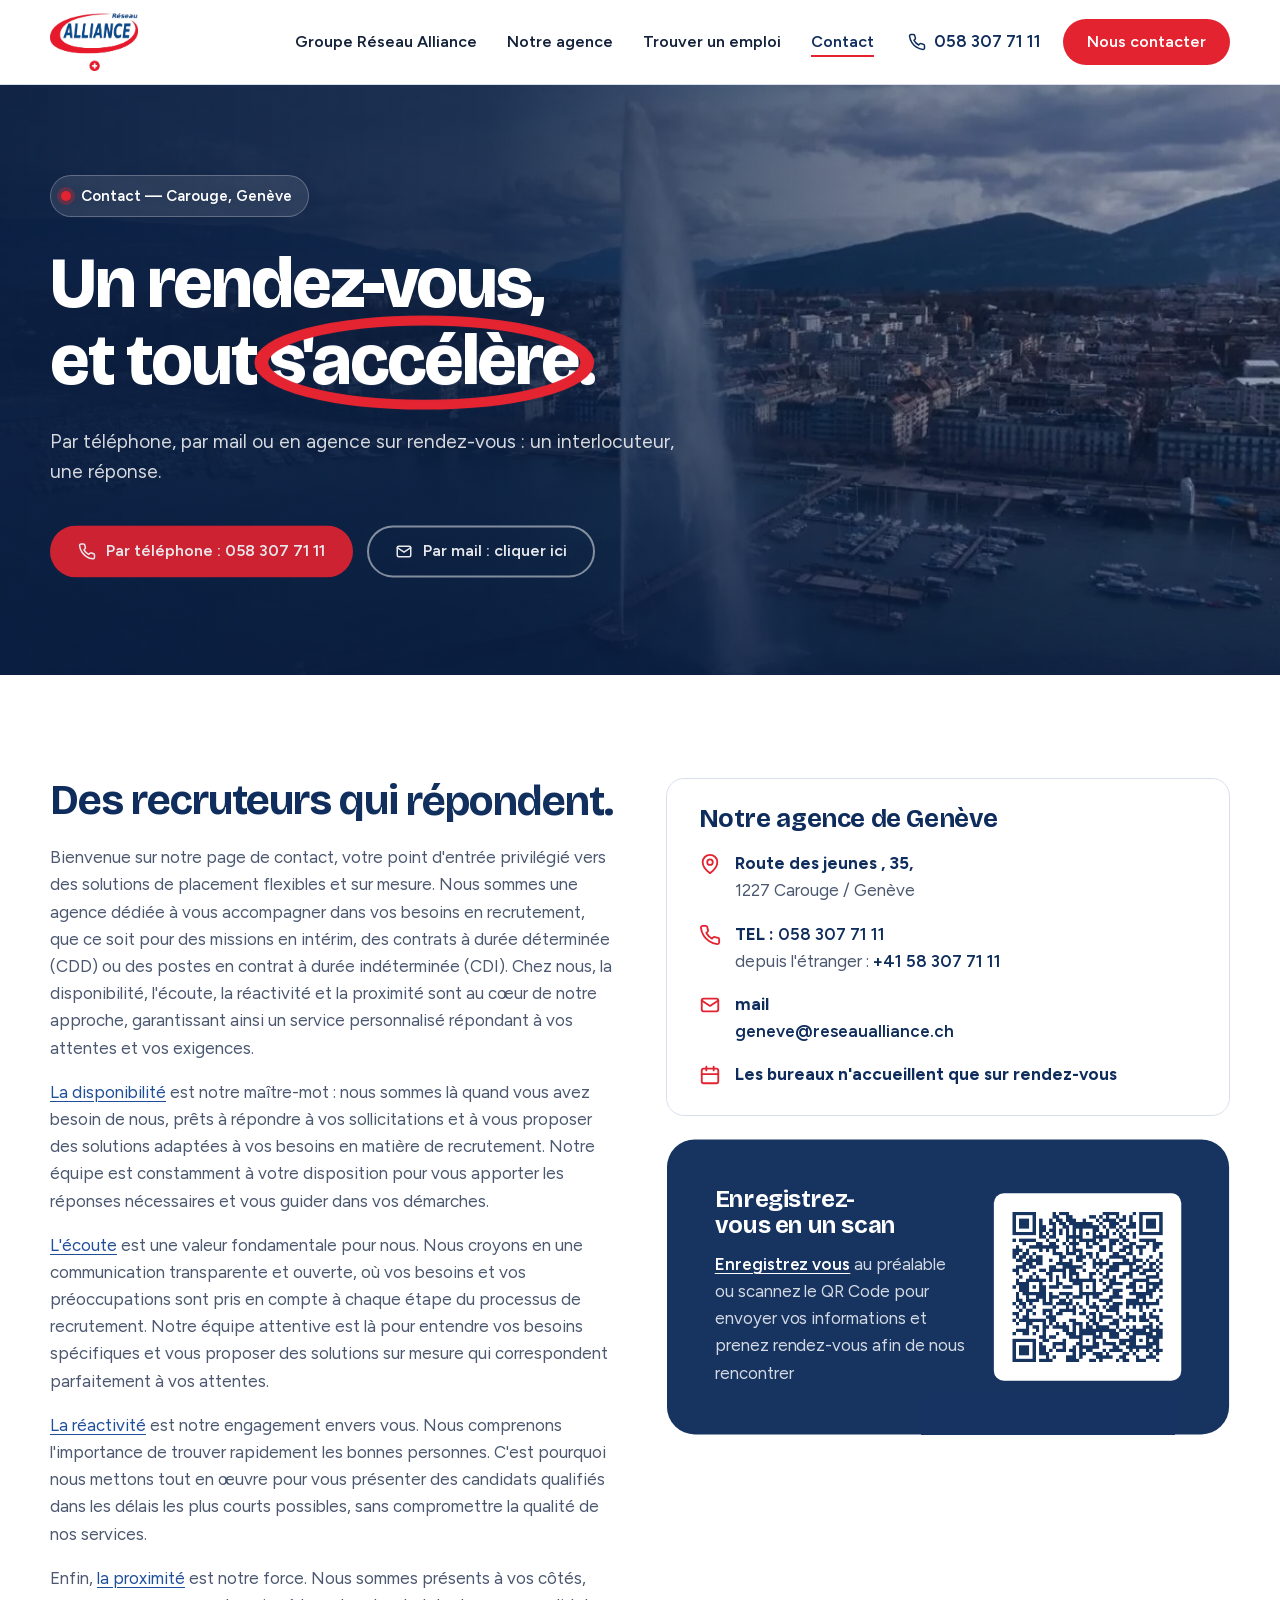
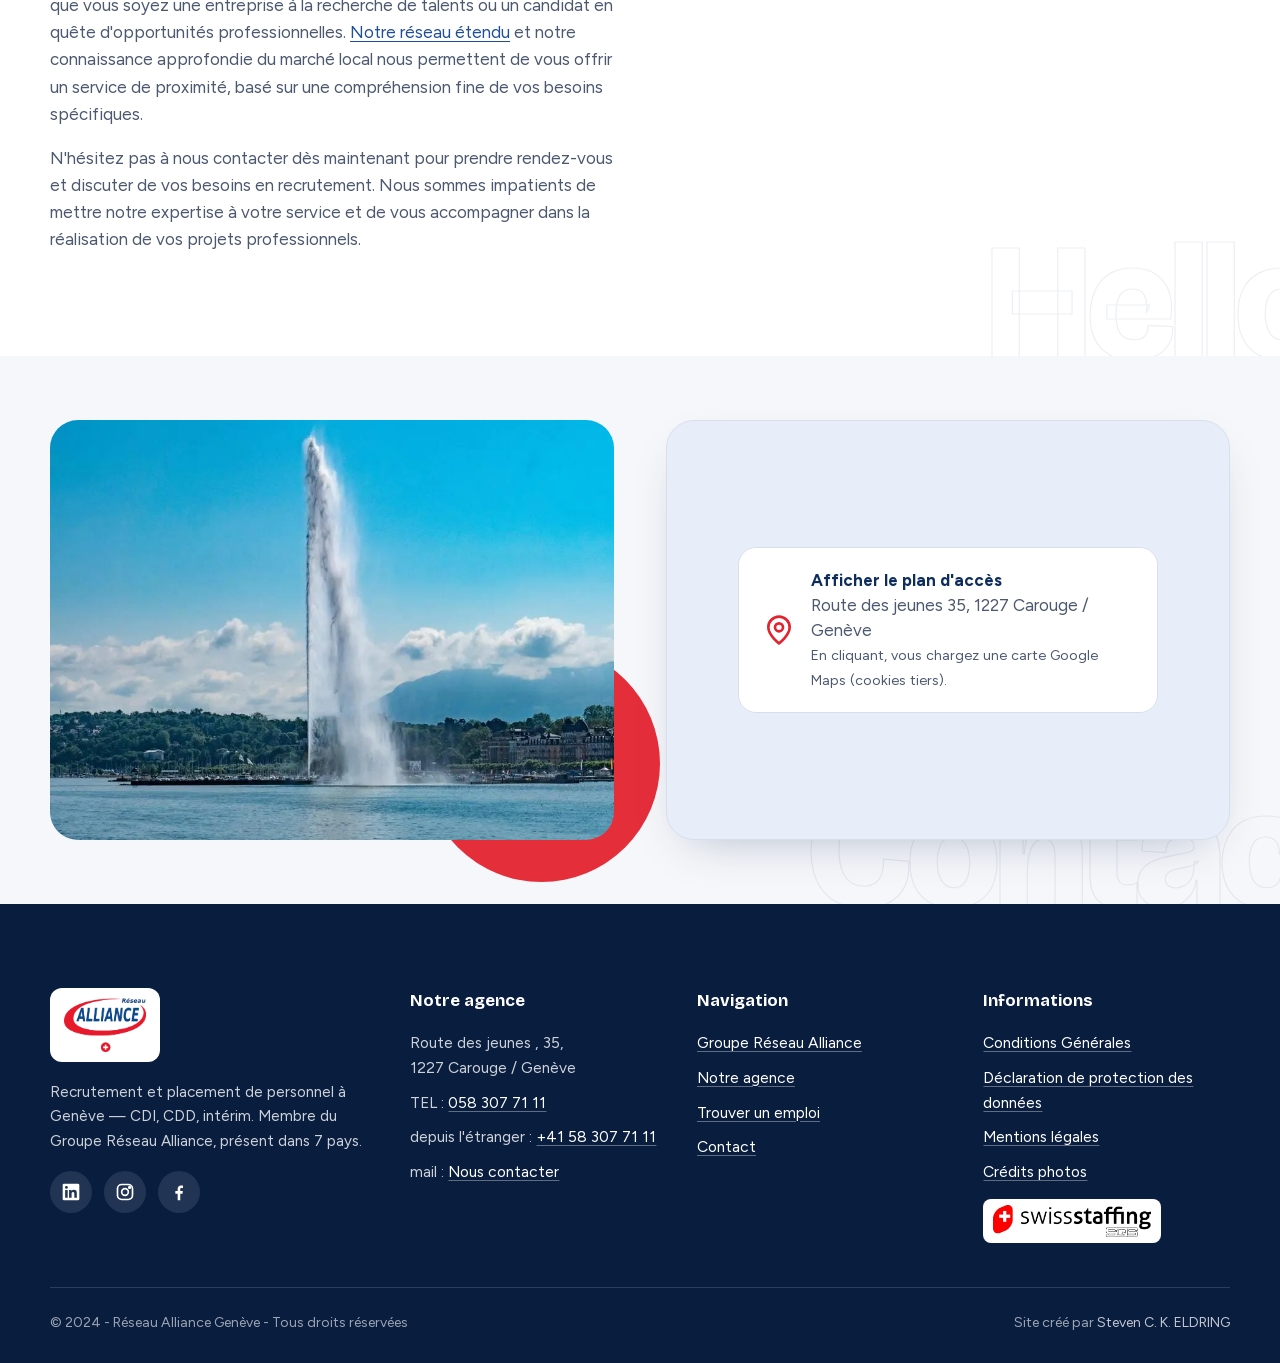
<file: contact.html>
<!doctype html>
<html lang="fr">
<head>
<meta charset="utf-8">
<meta name="viewport" content="width=device-width, initial-scale=1">
<title>Contact — Réseau Alliance Genève, Carouge</title>
<meta name="description" content="Réseau Alliance Genève est votre partenaire pour le recrutement. Contactez-nous pour un service réactif et à l'écoute de vos besoins.">
<link rel="icon" href="assets/img/logo.png" type="image/png">
<link rel="preload" as="font" type="font/woff2" href="assets/fonts/bricolage-grotesque-latin.woff2" crossorigin>
<link rel="preload" as="font" type="font/woff2" href="assets/fonts/figtree-latin.woff2" crossorigin>
<link rel="stylesheet" href="assets/style.css">
<script>if(!matchMedia("(prefers-reduced-motion: reduce)").matches){document.documentElement.classList.add("motion-pending");setTimeout(function(){document.documentElement.classList.remove("motion-pending")},4000)}</script>
<meta property="og:title" content="Contact — Réseau Alliance Genève, Carouge">
<meta property="og:description" content="Réseau Alliance Genève est votre partenaire pour le recrutement. Contactez-nous pour un service réactif et à l'écoute de vos besoins.">
<meta property="og:image" content="assets/img/geneve-hero.webp">
<meta property="og:type" content="website">
<link rel="preload" as="image" href="assets/img/geneve-hero.webp" imagesrcset="assets/img/geneve-hero-720.webp 720w, assets/img/geneve-hero.webp 1200w" imagesizes="100vw">
<script type="application/ld+json">
{
  "@context": "https://schema.org",
  "@type": "EmploymentAgency",
  "name": "Réseau Alliance Genève",
  "url": "https://reseaualliance.ch/",
  "logo": "https://reseaualliance.ch/assets/img/logo.png",
  "telephone": "+41583077111",
  "email": "geneve@reseaualliance.ch",
  "address": {
    "@type": "PostalAddress",
    "streetAddress": "Route des Jeunes 35",
    "postalCode": "1227",
    "addressLocality": "Carouge",
    "addressRegion": "Genève",
    "addressCountry": "CH"
  },
  "sameAs": ["https://www.linkedin.com/company/r%C3%A9seau-alliance-gen%C3%A8ve/?viewAsMember=true", "https://www.instagram.com/reseaualliancegeneve/", "https://m.facebook.com/people/Rseau-alliance-Genve/61552257404834/"],
  "parentOrganization": { "@type": "Organization", "name": "Réseau Alliance" }
}
</script>
</head>
<body>
<header class="site-header">
  <div class="container site-header__inner">
    <a class="brand" href="index.html" aria-label="Réseau Alliance Genève — accueil">
      <img src="assets/img/logo.webp" alt="Réseau Alliance Suisse" width="471" height="310">
    </a>
    <button class="nav-toggle" type="button" aria-expanded="false" aria-controls="nav" aria-label="Ouvrir le menu"><svg viewBox="0 0 24 24" fill="none" stroke="currentColor" stroke-width="2.2" stroke-linecap="round" aria-hidden="true"><path d="M4 7h16M4 12h16M4 17h16"/></svg></button>
    <nav class="nav" id="nav" aria-label="Navigation principale">
      <ul class="nav__links"><li><a href="groupe-reseaualliance.html">Groupe Réseau Alliance</a></li><li><a href="index.html">Notre agence</a></li><li><a href="trouver-un-emploi.html">Trouver un emploi</a></li><li><a href="contact.html" aria-current="page">Contact</a></li></ul>
      <div class="nav__actions">
        <a class="nav__phone" href="tel:0583077111"><svg viewBox="0 0 24 24" fill="none" stroke="currentColor" stroke-width="2" stroke-linecap="round" stroke-linejoin="round" aria-hidden="true"><path d="M22 16.9v3a2 2 0 0 1-2.2 2 19.8 19.8 0 0 1-8.6-3.1 19.5 19.5 0 0 1-6-6A19.8 19.8 0 0 1 2.1 4.2 2 2 0 0 1 4.1 2h3a2 2 0 0 1 2 1.7c.1.9.4 1.8.7 2.7a2 2 0 0 1-.5 2.1L8 9.8a16 16 0 0 0 6.2 6.2l1.3-1.3a2 2 0 0 1 2.1-.5c.9.3 1.8.6 2.7.7a2 2 0 0 1 1.7 2z"/></svg>058 307 71 11</a>
        <a class="btn btn--red" href="contact.html">Nous contacter</a>
      </div>
    </nav>
  </div>
</header>
<main>

<section class="hero hero--compact grain">
  <div class="hero__media"><img src="assets/img/geneve-hero.webp" alt="" width="1200" height="675" fetchpriority="high"></div>
  <div class="container hero__inner">
    <span class="hero__kicker"><span class="dot"></span>Contact — Carouge, Genève</span>
    <h1><span class="hero__line"><span class="hero__word">Un</span> <span class="hero__word">rendez-vous,</span></span> <span class="hero__line"><span class="hero__word">et</span> <span class="hero__word">tout</span> <span class="hero__word"><span class="circled">s'accélère<svg viewBox="0 0 100 40" preserveAspectRatio="none" aria-hidden="true"><ellipse cx="50" cy="20" rx="47" ry="17"/></svg></span>.</span></span></h1>
    <p class="hero__lead">Par téléphone, par mail ou en agence sur rendez-vous : un interlocuteur, une réponse.</p>
    <div class="hero__actions">
      <a class="btn btn--red" href="tel:0583077111"><svg viewBox="0 0 24 24" fill="none" stroke="currentColor" stroke-width="2" stroke-linecap="round" stroke-linejoin="round" aria-hidden="true"><path d="M22 16.9v3a2 2 0 0 1-2.2 2 19.8 19.8 0 0 1-8.6-3.1 19.5 19.5 0 0 1-6-6A19.8 19.8 0 0 1 2.1 4.2 2 2 0 0 1 4.1 2h3a2 2 0 0 1 2 1.7c.1.9.4 1.8.7 2.7a2 2 0 0 1-.5 2.1L8 9.8a16 16 0 0 0 6.2 6.2l1.3-1.3a2 2 0 0 1 2.1-.5c.9.3 1.8.6 2.7.7a2 2 0 0 1 1.7 2z"/></svg>Par téléphone : 058 307 71 11</a>
      <a class="btn btn--ghost" href="mailto:geneve@reseaualliance.ch"><svg viewBox="0 0 24 24" fill="none" stroke="currentColor" stroke-width="2" stroke-linecap="round" stroke-linejoin="round" aria-hidden="true"><rect x="3" y="5" width="18" height="14" rx="2"/><path d="m3 7 9 6 9-6"/></svg>Par mail : cliquer ici</a>
    </div>
  </div>
</section>

<section class="section">
  <div class="watermark" aria-hidden="true">Hello</div>
  <div class="container">
    <div class="grid-2" style="align-items:start;">
      <div>
        <h2 class="split ".strip() ><span class="split-line"><span class="split-word">Des</span> <span class="split-word">recruteurs</span> <span class="split-word">qui</span> <span class="split-word">répondent.</span></span></h2>
        <div class="prose" style="color: var(--ink-soft);">
          <p>Bienvenue sur notre page de contact, votre point d'entrée privilégié vers des solutions de placement flexibles et sur mesure. Nous sommes une agence dédiée à vous accompagner dans vos besoins en recrutement, que ce soit pour des missions en intérim, des contrats à durée déterminée (CDD) ou des postes en contrat à durée indéterminée (CDI). Chez nous, la disponibilité, l'écoute, la réactivité et la proximité sont au cœur de notre approche, garantissant ainsi un service personnalisé répondant à vos attentes et vos exigences.</p>
          <p><a href="index.html">La disponibilité</a> est notre maître-mot : nous sommes là quand vous avez besoin de nous, prêts à répondre à vos sollicitations et à vous proposer des solutions adaptées à vos besoins en matière de recrutement. Notre équipe est constamment à votre disposition pour vous apporter les réponses nécessaires et vous guider dans vos démarches.</p>
          <p><a href="index.html">L'écoute</a> est une valeur fondamentale pour nous. Nous croyons en une communication transparente et ouverte, où vos besoins et vos préoccupations sont pris en compte à chaque étape du processus de recrutement. Notre équipe attentive est là pour entendre vos besoins spécifiques et vous proposer des solutions sur mesure qui correspondent parfaitement à vos attentes.</p>
          <p><a href="index.html">La réactivité</a> est notre engagement envers vous. Nous comprenons l'importance de trouver rapidement les bonnes personnes. C'est pourquoi nous mettons tout en œuvre pour vous présenter des candidats qualifiés dans les délais les plus courts possibles, sans compromettre la qualité de nos services.</p>
          <p>Enfin, <a href="index.html">la proximité</a> est notre force. Nous sommes présents à vos côtés, que vous soyez une entreprise à la recherche de talents ou un candidat en quête d'opportunités professionnelles. <a href="groupe-reseaualliance.html">Notre réseau étendu</a> et notre connaissance approfondie du marché local nous permettent de vous offrir un service de proximité, basé sur une compréhension fine de vos besoins spécifiques.</p>
          <p>N'hésitez pas à nous contacter dès maintenant pour prendre rendez-vous et discuter de vos besoins en recrutement. Nous sommes impatients de mettre notre expertise à votre service et de vous accompagner dans la réalisation de vos projets professionnels.</p>
        </div>
      </div>
      <div style="display:grid; gap: 22px;">
        <div class="badge-strip" style="display:block;">
          <h3 style="margin-bottom: 18px;">Notre agence de Genève</h3>
          <ul class="info-list">
            <li><svg viewBox="0 0 24 24" fill="none" stroke="currentColor" stroke-width="2" stroke-linecap="round" stroke-linejoin="round" aria-hidden="true"><path d="M20 10c0 6-8 12-8 12s-8-6-8-12a8 8 0 0 1 16 0z"/><circle cx="12" cy="10" r="3"/></svg><span><strong>Route des jeunes , 35,</strong>1227 Carouge / Genève</span></li>
            <li><svg viewBox="0 0 24 24" fill="none" stroke="currentColor" stroke-width="2" stroke-linecap="round" stroke-linejoin="round" aria-hidden="true"><path d="M22 16.9v3a2 2 0 0 1-2.2 2 19.8 19.8 0 0 1-8.6-3.1 19.5 19.5 0 0 1-6-6A19.8 19.8 0 0 1 2.1 4.2 2 2 0 0 1 4.1 2h3a2 2 0 0 1 2 1.7c.1.9.4 1.8.7 2.7a2 2 0 0 1-.5 2.1L8 9.8a16 16 0 0 0 6.2 6.2l1.3-1.3a2 2 0 0 1 2.1-.5c.9.3 1.8.6 2.7.7a2 2 0 0 1 1.7 2z"/></svg><span><strong>TEL : <a href="tel:0583077111">058 307 71 11</a></strong>depuis l'étranger : <a href="tel:+41583077111">+41 58 307 71 11</a></span></li>
            <li><svg viewBox="0 0 24 24" fill="none" stroke="currentColor" stroke-width="2" stroke-linecap="round" stroke-linejoin="round" aria-hidden="true"><rect x="3" y="5" width="18" height="14" rx="2"/><path d="m3 7 9 6 9-6"/></svg><span><strong>mail</strong><a href="mailto:geneve@reseaualliance.ch">geneve@reseaualliance.ch</a></span></li>
            <li><svg viewBox="0 0 24 24" fill="none" stroke="currentColor" stroke-width="2" stroke-linecap="round" stroke-linejoin="round" aria-hidden="true"><rect x="3" y="5" width="18" height="16" rx="2"/><path d="M16 3v4M8 3v4M3 11h18"/></svg><span><strong>Les bureaux n'accueillent que sur rendez-vous</strong></span></li>
          </ul>
        </div>
        <div class="register" data-reveal="scale">
          <div>
            <h3>Enregistrez-vous en un scan</h3>
            <p><a href="https://reseaualliance9.aubeperp.ch:8443/reseaualliance/JSP/_inscrCdt/inscription.jsp?suc=GE&formSz=basic&lang=FR" target="_blank" rel="noopener" style="color:#fff; font-weight:600;">Enregistrez vous</a> au préalable ou scannez le QR Code pour envoyer vos informations et prenez rendez-vous afin de nous rencontrer</p>
          </div>
          <a class="register__qr" href="https://reseaualliance9.aubeperp.ch:8443/reseaualliance/JSP/_inscrCdt/inscription.jsp?suc=GE&formSz=basic&lang=FR" target="_blank" rel="noopener" aria-label="QR code de contact — ouvrir le formulaire d'inscription">
            <img src="assets/img/qr-inscription.png" alt="QR code de contact" width="330" height="330">
          </a>
        </div>
      </div>
    </div>
  </div>
</section>

<section class="section section--paper section--tight">
  <div class="watermark" aria-hidden="true">Contact</div>
  <div class="container">
    <div class="grid-2" style="align-items: stretch;">
      <div class="feature__media"><img src="assets/img/vue-de-geneve.webp" alt="Vue de Genève" width="1200" height="676" loading="lazy" style="height:100%; aspect-ratio:auto;"></div>
      <div class="map map--consent" data-src="https://www.google.com/maps/embed?pb=!1m18!1m12!1m3!1d2762.391876133293!2d6.126711776108885!3d46.18275997109475!2m3!1f0!2f0!3f0!3m2!1i1024!2i768!4f13.1!3m3!1m2!1s0x478c7b23be308bf7%3A0xff63f7e851b816cf!2sRte%20des%20Jeunes%2035%2C%201227%20Carouge%2C%20Suisse!5e0!3m2!1sfr!2sfr!4v1714656019949!5m2!1sfr!2sfr">
        <button type="button" class="map__load">
          <svg viewBox="0 0 24 24" fill="none" stroke="currentColor" stroke-width="2" stroke-linecap="round" stroke-linejoin="round" aria-hidden="true"><path d="M20 10c0 6-8 12-8 12s-8-6-8-12a8 8 0 0 1 16 0z"/><circle cx="12" cy="10" r="3"/></svg>
          <span><strong>Afficher le plan d'accès</strong><br>Route des jeunes 35, 1227 Carouge / Genève<br><small>En cliquant, vous chargez une carte Google Maps (cookies tiers).</small></span>
        </button>
      </div>
    </div>
  </div>
</section>

</main>
<nav class="mobile-bar" aria-label="Actions rapides">
  <a href="tel:0583077111"><svg viewBox="0 0 24 24" fill="none" stroke="currentColor" stroke-width="2" stroke-linecap="round" stroke-linejoin="round" aria-hidden="true"><path d="M22 16.9v3a2 2 0 0 1-2.2 2 19.8 19.8 0 0 1-8.6-3.1 19.5 19.5 0 0 1-6-6A19.8 19.8 0 0 1 2.1 4.2 2 2 0 0 1 4.1 2h3a2 2 0 0 1 2 1.7c.1.9.4 1.8.7 2.7a2 2 0 0 1-.5 2.1L8 9.8a16 16 0 0 0 6.2 6.2l1.3-1.3a2 2 0 0 1 2.1-.5c.9.3 1.8.6 2.7.7a2 2 0 0 1 1.7 2z"/></svg><span>Appeler</span></a>
  <a href="https://reseaualliance9.aubeperp.ch:8443/reseaualliance/JSP/_inscrCdt/inscription.jsp?suc=GE&formSz=basic&lang=FR" target="_blank" rel="noopener"><svg viewBox="0 0 24 24" fill="none" stroke="currentColor" stroke-width="2" stroke-linecap="round" stroke-linejoin="round" aria-hidden="true"><circle cx="12" cy="8" r="4"/><path d="M4 21a8 8 0 0 1 16 0"/></svg><span>S'enregistrer</span></a>
  <a href="mailto:geneve@reseaualliance.ch"><svg viewBox="0 0 24 24" fill="none" stroke="currentColor" stroke-width="2" stroke-linecap="round" stroke-linejoin="round" aria-hidden="true"><rect x="3" y="5" width="18" height="14" rx="2"/><path d="m3 7 9 6 9-6"/></svg><span>Nous contacter</span></a>
</nav>
<footer class="site-footer">
  <div class="container">
    <div class="footer__grid">
      <div class="footer__brand">
        <img src="assets/img/logo.webp" alt="Réseau Alliance Suisse" width="471" height="310" loading="lazy">
        <p>Recrutement et placement de personnel à Genève — CDI, CDD, intérim. Membre du Groupe Réseau Alliance, présent dans 7 pays.</p>
        <div class="footer__social">
          <a href="https://www.linkedin.com/company/r%C3%A9seau-alliance-gen%C3%A8ve/?viewAsMember=true" target="_blank" rel="noopener" aria-label="LinkedIn"><svg viewBox="0 0 24 24" fill="currentColor" aria-hidden="true"><path d="M20.4 2H3.6A1.6 1.6 0 0 0 2 3.6v16.8A1.6 1.6 0 0 0 3.6 22h16.8a1.6 1.6 0 0 0 1.6-1.6V3.6A1.6 1.6 0 0 0 20.4 2zM8 19H5V9.5h3V19zM6.5 8.2a1.7 1.7 0 1 1 0-3.4 1.7 1.7 0 0 1 0 3.4zM19 19h-3v-4.6c0-1.1 0-2.5-1.5-2.5S12.7 13 12.7 14.3V19h-3V9.5h2.9v1.3h.1a3.2 3.2 0 0 1 2.8-1.5c3 0 3.5 2 3.5 4.5V19z"/></svg></a>
          <a href="https://www.instagram.com/reseaualliancegeneve/" target="_blank" rel="noopener" aria-label="Instagram"><svg viewBox="0 0 24 24" fill="none" stroke="currentColor" stroke-width="2" stroke-linecap="round" stroke-linejoin="round" aria-hidden="true"><rect x="3" y="3" width="18" height="18" rx="5"/><circle cx="12" cy="12" r="4"/><circle cx="17.5" cy="6.5" r="1" fill="currentColor"/></svg></a>
          <a href="https://m.facebook.com/people/Rseau-alliance-Genve/61552257404834/" target="_blank" rel="noopener" aria-label="Facebook"><svg viewBox="0 0 24 24" fill="currentColor" aria-hidden="true"><path d="M13.5 22v-8h2.7l.4-3.2h-3.1V8.8c0-.9.3-1.5 1.6-1.5h1.7V4.4c-.3 0-1.3-.1-2.4-.1-2.4 0-4 1.5-4 4.1v2.4H7.6V14h2.8v8h3.1z"/></svg></a>
        </div>
      </div>
      <div>
        <div class="footer__title">Notre agence</div>
        <ul class="footer__list">
          <li><address>Route des jeunes , 35,<br>1227 Carouge / Genève</address></li>
          <li>TEL : <a href="tel:0583077111">058 307 71 11</a></li>
          <li>depuis l'étranger : <a href="tel:+41583077111">+41 58 307 71 11</a></li>
          <li>mail : <a href="mailto:geneve@reseaualliance.ch">Nous contacter</a></li>
        </ul>
      </div>
      <div>
        <div class="footer__title">Navigation</div>
        <ul class="footer__list">
          <li><a href="groupe-reseaualliance.html">Groupe Réseau Alliance</a></li>
          <li><a href="index.html">Notre agence</a></li>
          <li><a href="trouver-un-emploi.html">Trouver un emploi</a></li>
          <li><a href="contact.html">Contact</a></li>
        </ul>
      </div>
      <div>
        <div class="footer__title">Informations</div>
        <ul class="footer__list">
          <li><a href="conditions-generales.html">Conditions Générales</a></li>
          <li><a href="protection-des-donnees.html">Déclaration de protection des données</a></li>
          <li><a href="mentions-legales.html">Mentions légales</a></li>
          <li><a href="credits-photos.html">Crédits photos</a></li>
        </ul>
        <div class="footer__swiss"><img src="assets/img/swiss-staffing.webp" alt="swiss staffing" width="600" height="122" loading="lazy"></div>
      </div>
    </div>
    <div class="footer__bottom">
      <span>© 2024 - Réseau Alliance Genève - Tous droits réservées</span>
      <span>Site créé par <a href="https://stevenckeldring.com" target="_blank" rel="noopener">Steven C. K. ELDRING</a></span>
    </div>
  </div>
</footer>
<script src="assets/main.js" defer></script>
</body>
</html>
</file>
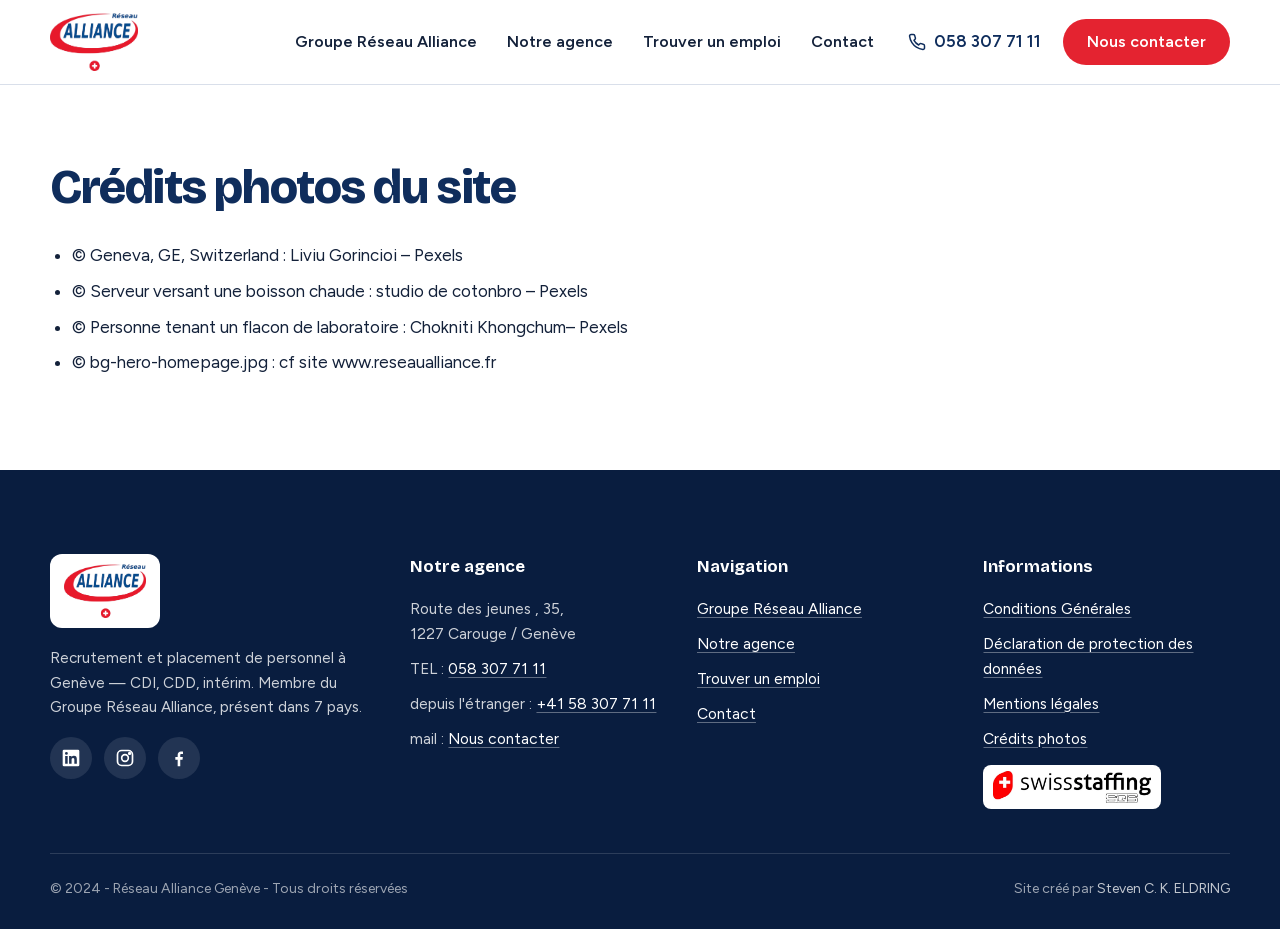
<file: credits-photos.html>
<!doctype html>
<html lang="fr">
<head>
<meta charset="utf-8">
<meta name="viewport" content="width=device-width, initial-scale=1">
<title>Crédits photos - Reseau Alliance Genève</title>
<meta name="description" content="Crédits photos — Réseau Alliance Genève.">
<link rel="icon" href="assets/img/logo.png" type="image/png">
<link rel="preload" as="font" type="font/woff2" href="assets/fonts/bricolage-grotesque-latin.woff2" crossorigin>
<link rel="preload" as="font" type="font/woff2" href="assets/fonts/figtree-latin.woff2" crossorigin>
<link rel="stylesheet" href="assets/style.css">
<script>if(!matchMedia("(prefers-reduced-motion: reduce)").matches){document.documentElement.classList.add("motion-pending");setTimeout(function(){document.documentElement.classList.remove("motion-pending")},4000)}</script>
<meta property="og:title" content="Crédits photos - Reseau Alliance Genève">
<meta property="og:description" content="Crédits photos — Réseau Alliance Genève.">
<meta property="og:image" content="assets/img/geneve-hero.webp">
<meta property="og:type" content="website">
<link rel="preload" as="image" href="assets/img/geneve-hero.webp" imagesrcset="assets/img/geneve-hero-720.webp 720w, assets/img/geneve-hero.webp 1200w" imagesizes="100vw">
<script type="application/ld+json">
{
  "@context": "https://schema.org",
  "@type": "EmploymentAgency",
  "name": "Réseau Alliance Genève",
  "url": "https://reseaualliance.ch/",
  "logo": "https://reseaualliance.ch/assets/img/logo.png",
  "telephone": "+41583077111",
  "email": "geneve@reseaualliance.ch",
  "address": {
    "@type": "PostalAddress",
    "streetAddress": "Route des Jeunes 35",
    "postalCode": "1227",
    "addressLocality": "Carouge",
    "addressRegion": "Genève",
    "addressCountry": "CH"
  },
  "sameAs": ["https://www.linkedin.com/company/r%C3%A9seau-alliance-gen%C3%A8ve/?viewAsMember=true", "https://www.instagram.com/reseaualliancegeneve/", "https://m.facebook.com/people/Rseau-alliance-Genve/61552257404834/"],
  "parentOrganization": { "@type": "Organization", "name": "Réseau Alliance" }
}
</script>
</head>
<body>
<header class="site-header">
  <div class="container site-header__inner">
    <a class="brand" href="index.html" aria-label="Réseau Alliance Genève — accueil">
      <img src="assets/img/logo.webp" alt="Réseau Alliance Suisse" width="471" height="310">
    </a>
    <button class="nav-toggle" type="button" aria-expanded="false" aria-controls="nav" aria-label="Ouvrir le menu"><svg viewBox="0 0 24 24" fill="none" stroke="currentColor" stroke-width="2.2" stroke-linecap="round" aria-hidden="true"><path d="M4 7h16M4 12h16M4 17h16"/></svg></button>
    <nav class="nav" id="nav" aria-label="Navigation principale">
      <ul class="nav__links"><li><a href="groupe-reseaualliance.html">Groupe Réseau Alliance</a></li><li><a href="index.html">Notre agence</a></li><li><a href="trouver-un-emploi.html">Trouver un emploi</a></li><li><a href="contact.html">Contact</a></li></ul>
      <div class="nav__actions">
        <a class="nav__phone" href="tel:0583077111"><svg viewBox="0 0 24 24" fill="none" stroke="currentColor" stroke-width="2" stroke-linecap="round" stroke-linejoin="round" aria-hidden="true"><path d="M22 16.9v3a2 2 0 0 1-2.2 2 19.8 19.8 0 0 1-8.6-3.1 19.5 19.5 0 0 1-6-6A19.8 19.8 0 0 1 2.1 4.2 2 2 0 0 1 4.1 2h3a2 2 0 0 1 2 1.7c.1.9.4 1.8.7 2.7a2 2 0 0 1-.5 2.1L8 9.8a16 16 0 0 0 6.2 6.2l1.3-1.3a2 2 0 0 1 2.1-.5c.9.3 1.8.6 2.7.7a2 2 0 0 1 1.7 2z"/></svg>058 307 71 11</a>
        <a class="btn btn--red" href="contact.html">Nous contacter</a>
      </div>
    </nav>
  </div>
</header>
<main>
<section class="legal"><div class="container"><div class="prose">
<h1>Crédits photos du site</h1>
<ul>
  <li>© Geneva, GE, Switzerland : Liviu Gorincioi – Pexels</li>
  <li>© Serveur versant une boisson chaude : studio de cotonbro – Pexels</li>
  <li>© Personne tenant un flacon de laboratoire : Chokniti Khongchum– Pexels</li>
  <li>© bg-hero-homepage.jpg : cf site www.reseaualliance.fr</li>
</ul>
</div></div></section>
</main>
<nav class="mobile-bar" aria-label="Actions rapides">
  <a href="tel:0583077111"><svg viewBox="0 0 24 24" fill="none" stroke="currentColor" stroke-width="2" stroke-linecap="round" stroke-linejoin="round" aria-hidden="true"><path d="M22 16.9v3a2 2 0 0 1-2.2 2 19.8 19.8 0 0 1-8.6-3.1 19.5 19.5 0 0 1-6-6A19.8 19.8 0 0 1 2.1 4.2 2 2 0 0 1 4.1 2h3a2 2 0 0 1 2 1.7c.1.9.4 1.8.7 2.7a2 2 0 0 1-.5 2.1L8 9.8a16 16 0 0 0 6.2 6.2l1.3-1.3a2 2 0 0 1 2.1-.5c.9.3 1.8.6 2.7.7a2 2 0 0 1 1.7 2z"/></svg><span>Appeler</span></a>
  <a href="https://reseaualliance9.aubeperp.ch:8443/reseaualliance/JSP/_inscrCdt/inscription.jsp?suc=GE&formSz=basic&lang=FR" target="_blank" rel="noopener"><svg viewBox="0 0 24 24" fill="none" stroke="currentColor" stroke-width="2" stroke-linecap="round" stroke-linejoin="round" aria-hidden="true"><circle cx="12" cy="8" r="4"/><path d="M4 21a8 8 0 0 1 16 0"/></svg><span>S'enregistrer</span></a>
  <a href="mailto:geneve@reseaualliance.ch"><svg viewBox="0 0 24 24" fill="none" stroke="currentColor" stroke-width="2" stroke-linecap="round" stroke-linejoin="round" aria-hidden="true"><rect x="3" y="5" width="18" height="14" rx="2"/><path d="m3 7 9 6 9-6"/></svg><span>Nous contacter</span></a>
</nav>
<footer class="site-footer">
  <div class="container">
    <div class="footer__grid">
      <div class="footer__brand">
        <img src="assets/img/logo.webp" alt="Réseau Alliance Suisse" width="471" height="310" loading="lazy">
        <p>Recrutement et placement de personnel à Genève — CDI, CDD, intérim. Membre du Groupe Réseau Alliance, présent dans 7 pays.</p>
        <div class="footer__social">
          <a href="https://www.linkedin.com/company/r%C3%A9seau-alliance-gen%C3%A8ve/?viewAsMember=true" target="_blank" rel="noopener" aria-label="LinkedIn"><svg viewBox="0 0 24 24" fill="currentColor" aria-hidden="true"><path d="M20.4 2H3.6A1.6 1.6 0 0 0 2 3.6v16.8A1.6 1.6 0 0 0 3.6 22h16.8a1.6 1.6 0 0 0 1.6-1.6V3.6A1.6 1.6 0 0 0 20.4 2zM8 19H5V9.5h3V19zM6.5 8.2a1.7 1.7 0 1 1 0-3.4 1.7 1.7 0 0 1 0 3.4zM19 19h-3v-4.6c0-1.1 0-2.5-1.5-2.5S12.7 13 12.7 14.3V19h-3V9.5h2.9v1.3h.1a3.2 3.2 0 0 1 2.8-1.5c3 0 3.5 2 3.5 4.5V19z"/></svg></a>
          <a href="https://www.instagram.com/reseaualliancegeneve/" target="_blank" rel="noopener" aria-label="Instagram"><svg viewBox="0 0 24 24" fill="none" stroke="currentColor" stroke-width="2" stroke-linecap="round" stroke-linejoin="round" aria-hidden="true"><rect x="3" y="3" width="18" height="18" rx="5"/><circle cx="12" cy="12" r="4"/><circle cx="17.5" cy="6.5" r="1" fill="currentColor"/></svg></a>
          <a href="https://m.facebook.com/people/Rseau-alliance-Genve/61552257404834/" target="_blank" rel="noopener" aria-label="Facebook"><svg viewBox="0 0 24 24" fill="currentColor" aria-hidden="true"><path d="M13.5 22v-8h2.7l.4-3.2h-3.1V8.8c0-.9.3-1.5 1.6-1.5h1.7V4.4c-.3 0-1.3-.1-2.4-.1-2.4 0-4 1.5-4 4.1v2.4H7.6V14h2.8v8h3.1z"/></svg></a>
        </div>
      </div>
      <div>
        <div class="footer__title">Notre agence</div>
        <ul class="footer__list">
          <li><address>Route des jeunes , 35,<br>1227 Carouge / Genève</address></li>
          <li>TEL : <a href="tel:0583077111">058 307 71 11</a></li>
          <li>depuis l'étranger : <a href="tel:+41583077111">+41 58 307 71 11</a></li>
          <li>mail : <a href="mailto:geneve@reseaualliance.ch">Nous contacter</a></li>
        </ul>
      </div>
      <div>
        <div class="footer__title">Navigation</div>
        <ul class="footer__list">
          <li><a href="groupe-reseaualliance.html">Groupe Réseau Alliance</a></li>
          <li><a href="index.html">Notre agence</a></li>
          <li><a href="trouver-un-emploi.html">Trouver un emploi</a></li>
          <li><a href="contact.html">Contact</a></li>
        </ul>
      </div>
      <div>
        <div class="footer__title">Informations</div>
        <ul class="footer__list">
          <li><a href="conditions-generales.html">Conditions Générales</a></li>
          <li><a href="protection-des-donnees.html">Déclaration de protection des données</a></li>
          <li><a href="mentions-legales.html">Mentions légales</a></li>
          <li><a href="credits-photos.html">Crédits photos</a></li>
        </ul>
        <div class="footer__swiss"><img src="assets/img/swiss-staffing.webp" alt="swiss staffing" width="600" height="122" loading="lazy"></div>
      </div>
    </div>
    <div class="footer__bottom">
      <span>© 2024 - Réseau Alliance Genève - Tous droits réservées</span>
      <span>Site créé par <a href="https://stevenckeldring.com" target="_blank" rel="noopener">Steven C. K. ELDRING</a></span>
    </div>
  </div>
</footer>
<script src="assets/main.js" defer></script>
</body>
</html>
</file>
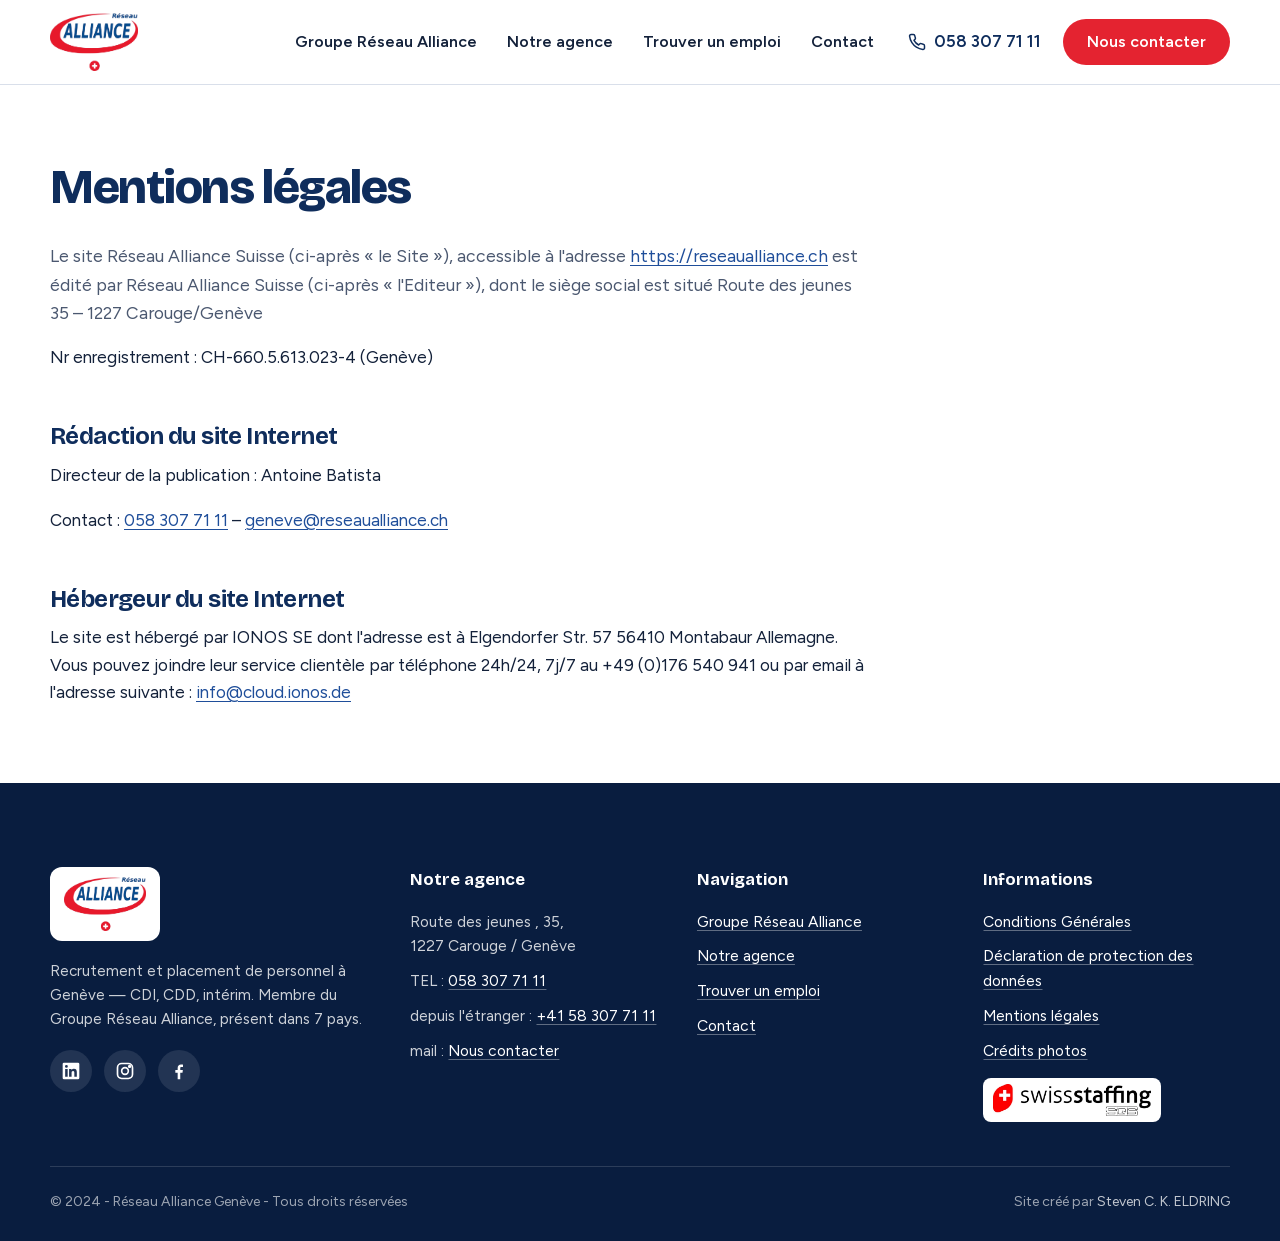
<file: mentions-legales.html>
<!doctype html>
<html lang="fr">
<head>
<meta charset="utf-8">
<meta name="viewport" content="width=device-width, initial-scale=1">
<title>Mentions légales - Reseau Alliance Genève</title>
<meta name="description" content="Mentions légales — Réseau Alliance Genève.">
<link rel="icon" href="assets/img/logo.png" type="image/png">
<link rel="preload" as="font" type="font/woff2" href="assets/fonts/bricolage-grotesque-latin.woff2" crossorigin>
<link rel="preload" as="font" type="font/woff2" href="assets/fonts/figtree-latin.woff2" crossorigin>
<link rel="stylesheet" href="assets/style.css">
<script>if(!matchMedia("(prefers-reduced-motion: reduce)").matches){document.documentElement.classList.add("motion-pending");setTimeout(function(){document.documentElement.classList.remove("motion-pending")},4000)}</script>
<meta property="og:title" content="Mentions légales - Reseau Alliance Genève">
<meta property="og:description" content="Mentions légales — Réseau Alliance Genève.">
<meta property="og:image" content="assets/img/geneve-hero.webp">
<meta property="og:type" content="website">
<link rel="preload" as="image" href="assets/img/geneve-hero.webp" imagesrcset="assets/img/geneve-hero-720.webp 720w, assets/img/geneve-hero.webp 1200w" imagesizes="100vw">
<script type="application/ld+json">
{
  "@context": "https://schema.org",
  "@type": "EmploymentAgency",
  "name": "Réseau Alliance Genève",
  "url": "https://reseaualliance.ch/",
  "logo": "https://reseaualliance.ch/assets/img/logo.png",
  "telephone": "+41583077111",
  "email": "geneve@reseaualliance.ch",
  "address": {
    "@type": "PostalAddress",
    "streetAddress": "Route des Jeunes 35",
    "postalCode": "1227",
    "addressLocality": "Carouge",
    "addressRegion": "Genève",
    "addressCountry": "CH"
  },
  "sameAs": ["https://www.linkedin.com/company/r%C3%A9seau-alliance-gen%C3%A8ve/?viewAsMember=true", "https://www.instagram.com/reseaualliancegeneve/", "https://m.facebook.com/people/Rseau-alliance-Genve/61552257404834/"],
  "parentOrganization": { "@type": "Organization", "name": "Réseau Alliance" }
}
</script>
</head>
<body>
<header class="site-header">
  <div class="container site-header__inner">
    <a class="brand" href="index.html" aria-label="Réseau Alliance Genève — accueil">
      <img src="assets/img/logo.webp" alt="Réseau Alliance Suisse" width="471" height="310">
    </a>
    <button class="nav-toggle" type="button" aria-expanded="false" aria-controls="nav" aria-label="Ouvrir le menu"><svg viewBox="0 0 24 24" fill="none" stroke="currentColor" stroke-width="2.2" stroke-linecap="round" aria-hidden="true"><path d="M4 7h16M4 12h16M4 17h16"/></svg></button>
    <nav class="nav" id="nav" aria-label="Navigation principale">
      <ul class="nav__links"><li><a href="groupe-reseaualliance.html">Groupe Réseau Alliance</a></li><li><a href="index.html">Notre agence</a></li><li><a href="trouver-un-emploi.html">Trouver un emploi</a></li><li><a href="contact.html">Contact</a></li></ul>
      <div class="nav__actions">
        <a class="nav__phone" href="tel:0583077111"><svg viewBox="0 0 24 24" fill="none" stroke="currentColor" stroke-width="2" stroke-linecap="round" stroke-linejoin="round" aria-hidden="true"><path d="M22 16.9v3a2 2 0 0 1-2.2 2 19.8 19.8 0 0 1-8.6-3.1 19.5 19.5 0 0 1-6-6A19.8 19.8 0 0 1 2.1 4.2 2 2 0 0 1 4.1 2h3a2 2 0 0 1 2 1.7c.1.9.4 1.8.7 2.7a2 2 0 0 1-.5 2.1L8 9.8a16 16 0 0 0 6.2 6.2l1.3-1.3a2 2 0 0 1 2.1-.5c.9.3 1.8.6 2.7.7a2 2 0 0 1 1.7 2z"/></svg>058 307 71 11</a>
        <a class="btn btn--red" href="contact.html">Nous contacter</a>
      </div>
    </nav>
  </div>
</header>
<main>
<section class="legal"><div class="container"><div class="prose">
<h1>Mentions légales</h1>
<p class="lead">Le site Réseau Alliance Suisse (ci-après « le Site »), accessible à l'adresse <a href="https://reseaualliance.ch/">https://reseaualliance.ch</a> est édité par Réseau Alliance Suisse (ci-après « l'Editeur »), dont le siège social est situé Route des jeunes 35 – 1227 Carouge/Genève</p>
<p>Nr enregistrement : CH-660.5.613.023-4 (Genève)</p>
<h2>Rédaction du site Internet</h2>
<p>Directeur de la publication : Antoine Batista</p>
<p>Contact : <a href="tel:0583077111">058 307 71 11</a> – <a href="mailto:geneve@reseaualliance.ch">geneve@reseaualliance.ch</a></p>
<h2>Hébergeur du site Internet</h2>
<p>Le site est hébergé par IONOS SE dont l'adresse est à Elgendorfer Str. 57 56410 Montabaur Allemagne. Vous pouvez joindre leur service clientèle par téléphone 24h/24, 7j/7 au +49 (0)176 540 941 ou par email à l'adresse suivante : <a href="mailto:info@cloud.ionos.de">info@cloud.ionos.de</a></p>
</div></div></section>
</main>
<nav class="mobile-bar" aria-label="Actions rapides">
  <a href="tel:0583077111"><svg viewBox="0 0 24 24" fill="none" stroke="currentColor" stroke-width="2" stroke-linecap="round" stroke-linejoin="round" aria-hidden="true"><path d="M22 16.9v3a2 2 0 0 1-2.2 2 19.8 19.8 0 0 1-8.6-3.1 19.5 19.5 0 0 1-6-6A19.8 19.8 0 0 1 2.1 4.2 2 2 0 0 1 4.1 2h3a2 2 0 0 1 2 1.7c.1.9.4 1.8.7 2.7a2 2 0 0 1-.5 2.1L8 9.8a16 16 0 0 0 6.2 6.2l1.3-1.3a2 2 0 0 1 2.1-.5c.9.3 1.8.6 2.7.7a2 2 0 0 1 1.7 2z"/></svg><span>Appeler</span></a>
  <a href="https://reseaualliance9.aubeperp.ch:8443/reseaualliance/JSP/_inscrCdt/inscription.jsp?suc=GE&formSz=basic&lang=FR" target="_blank" rel="noopener"><svg viewBox="0 0 24 24" fill="none" stroke="currentColor" stroke-width="2" stroke-linecap="round" stroke-linejoin="round" aria-hidden="true"><circle cx="12" cy="8" r="4"/><path d="M4 21a8 8 0 0 1 16 0"/></svg><span>S'enregistrer</span></a>
  <a href="mailto:geneve@reseaualliance.ch"><svg viewBox="0 0 24 24" fill="none" stroke="currentColor" stroke-width="2" stroke-linecap="round" stroke-linejoin="round" aria-hidden="true"><rect x="3" y="5" width="18" height="14" rx="2"/><path d="m3 7 9 6 9-6"/></svg><span>Nous contacter</span></a>
</nav>
<footer class="site-footer">
  <div class="container">
    <div class="footer__grid">
      <div class="footer__brand">
        <img src="assets/img/logo.webp" alt="Réseau Alliance Suisse" width="471" height="310" loading="lazy">
        <p>Recrutement et placement de personnel à Genève — CDI, CDD, intérim. Membre du Groupe Réseau Alliance, présent dans 7 pays.</p>
        <div class="footer__social">
          <a href="https://www.linkedin.com/company/r%C3%A9seau-alliance-gen%C3%A8ve/?viewAsMember=true" target="_blank" rel="noopener" aria-label="LinkedIn"><svg viewBox="0 0 24 24" fill="currentColor" aria-hidden="true"><path d="M20.4 2H3.6A1.6 1.6 0 0 0 2 3.6v16.8A1.6 1.6 0 0 0 3.6 22h16.8a1.6 1.6 0 0 0 1.6-1.6V3.6A1.6 1.6 0 0 0 20.4 2zM8 19H5V9.5h3V19zM6.5 8.2a1.7 1.7 0 1 1 0-3.4 1.7 1.7 0 0 1 0 3.4zM19 19h-3v-4.6c0-1.1 0-2.5-1.5-2.5S12.7 13 12.7 14.3V19h-3V9.5h2.9v1.3h.1a3.2 3.2 0 0 1 2.8-1.5c3 0 3.5 2 3.5 4.5V19z"/></svg></a>
          <a href="https://www.instagram.com/reseaualliancegeneve/" target="_blank" rel="noopener" aria-label="Instagram"><svg viewBox="0 0 24 24" fill="none" stroke="currentColor" stroke-width="2" stroke-linecap="round" stroke-linejoin="round" aria-hidden="true"><rect x="3" y="3" width="18" height="18" rx="5"/><circle cx="12" cy="12" r="4"/><circle cx="17.5" cy="6.5" r="1" fill="currentColor"/></svg></a>
          <a href="https://m.facebook.com/people/Rseau-alliance-Genve/61552257404834/" target="_blank" rel="noopener" aria-label="Facebook"><svg viewBox="0 0 24 24" fill="currentColor" aria-hidden="true"><path d="M13.5 22v-8h2.7l.4-3.2h-3.1V8.8c0-.9.3-1.5 1.6-1.5h1.7V4.4c-.3 0-1.3-.1-2.4-.1-2.4 0-4 1.5-4 4.1v2.4H7.6V14h2.8v8h3.1z"/></svg></a>
        </div>
      </div>
      <div>
        <div class="footer__title">Notre agence</div>
        <ul class="footer__list">
          <li><address>Route des jeunes , 35,<br>1227 Carouge / Genève</address></li>
          <li>TEL : <a href="tel:0583077111">058 307 71 11</a></li>
          <li>depuis l'étranger : <a href="tel:+41583077111">+41 58 307 71 11</a></li>
          <li>mail : <a href="mailto:geneve@reseaualliance.ch">Nous contacter</a></li>
        </ul>
      </div>
      <div>
        <div class="footer__title">Navigation</div>
        <ul class="footer__list">
          <li><a href="groupe-reseaualliance.html">Groupe Réseau Alliance</a></li>
          <li><a href="index.html">Notre agence</a></li>
          <li><a href="trouver-un-emploi.html">Trouver un emploi</a></li>
          <li><a href="contact.html">Contact</a></li>
        </ul>
      </div>
      <div>
        <div class="footer__title">Informations</div>
        <ul class="footer__list">
          <li><a href="conditions-generales.html">Conditions Générales</a></li>
          <li><a href="protection-des-donnees.html">Déclaration de protection des données</a></li>
          <li><a href="mentions-legales.html">Mentions légales</a></li>
          <li><a href="credits-photos.html">Crédits photos</a></li>
        </ul>
        <div class="footer__swiss"><img src="assets/img/swiss-staffing.webp" alt="swiss staffing" width="600" height="122" loading="lazy"></div>
      </div>
    </div>
    <div class="footer__bottom">
      <span>© 2024 - Réseau Alliance Genève - Tous droits réservées</span>
      <span>Site créé par <a href="https://stevenckeldring.com" target="_blank" rel="noopener">Steven C. K. ELDRING</a></span>
    </div>
  </div>
</footer>
<script src="assets/main.js" defer></script>
</body>
</html>
</file>
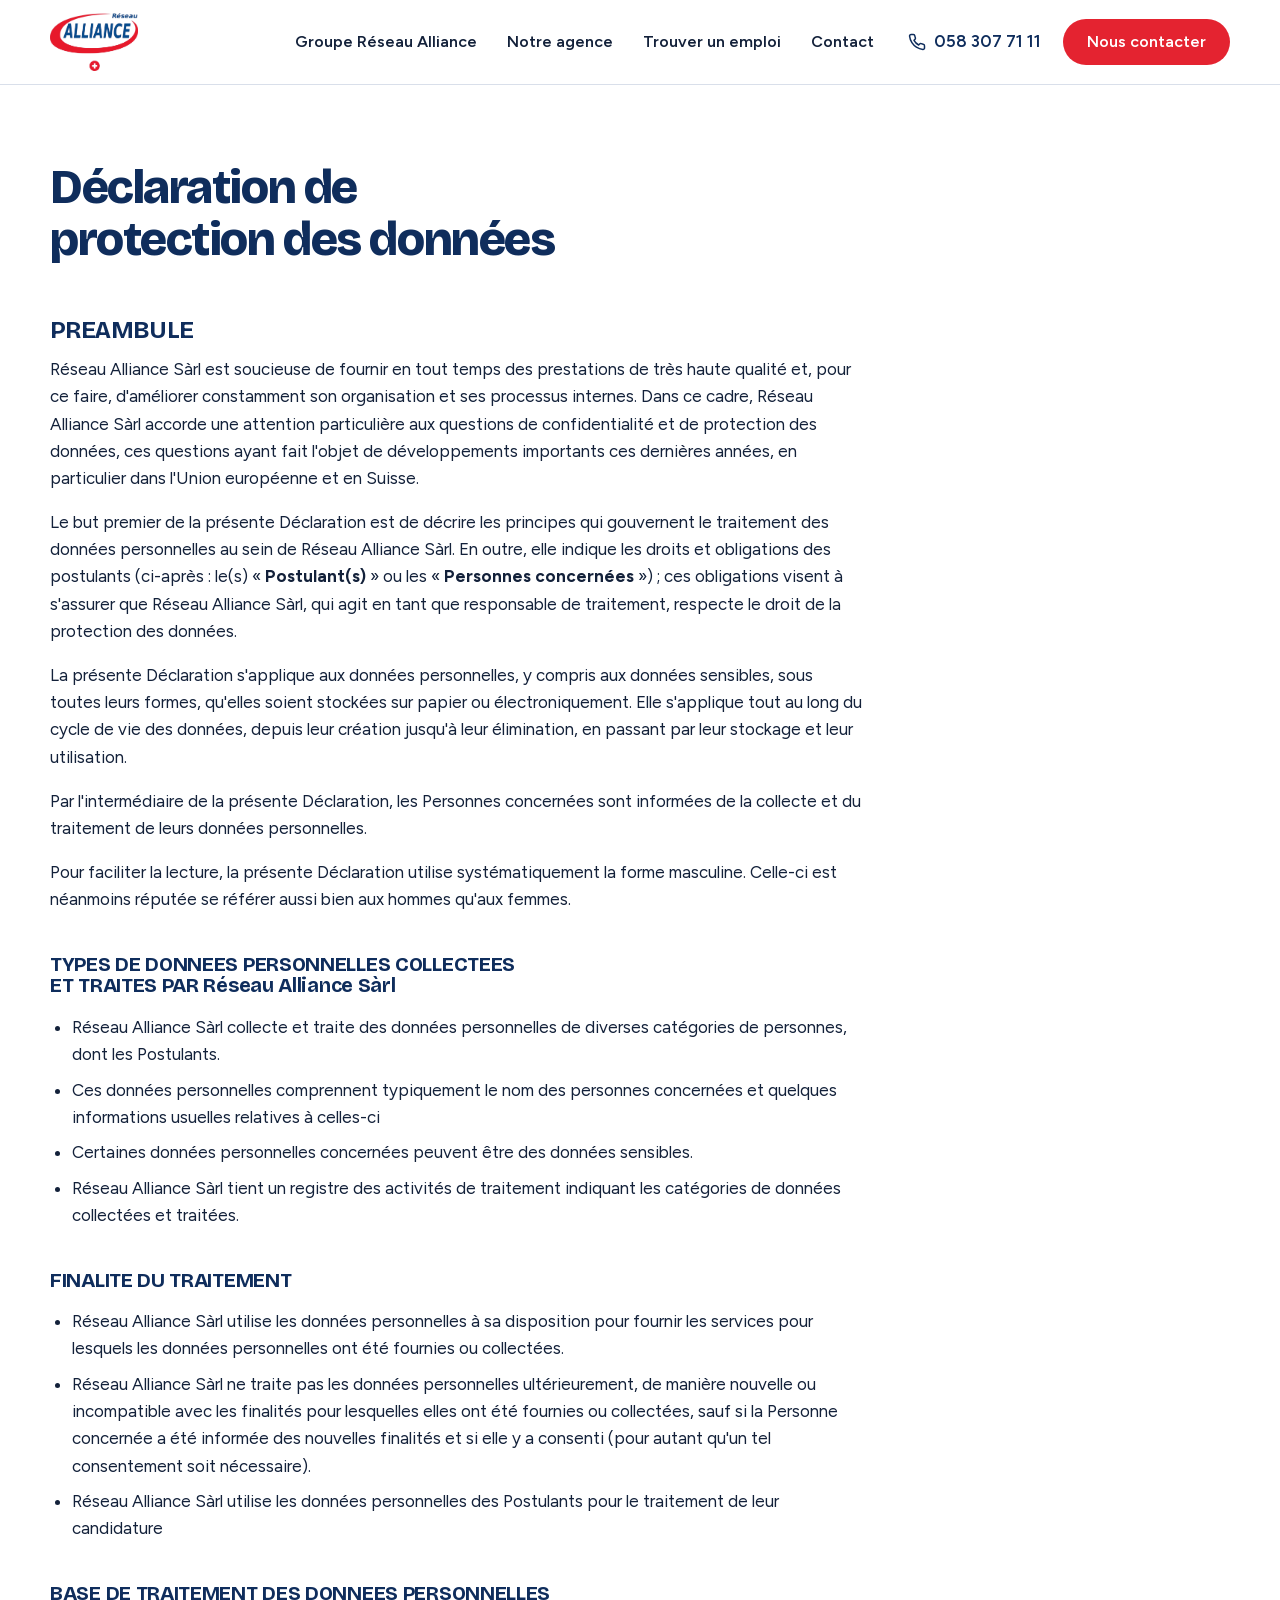
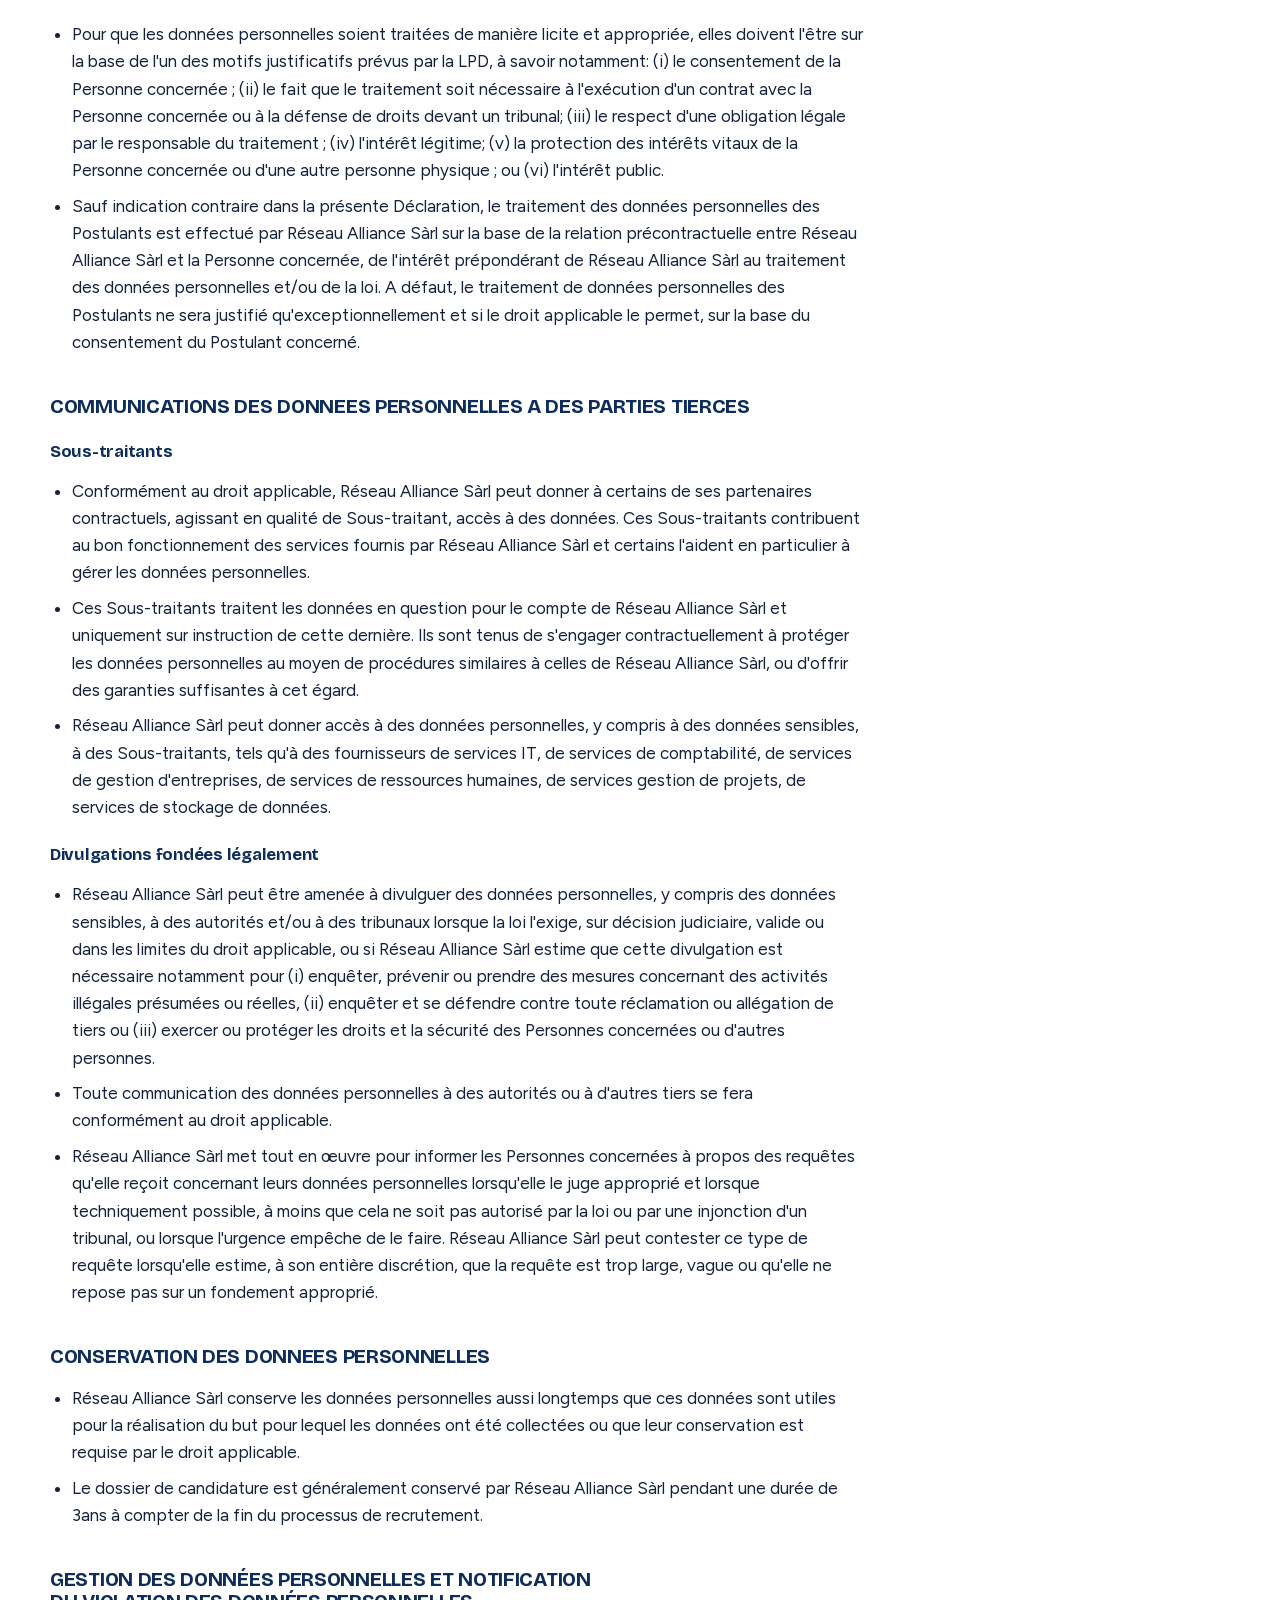
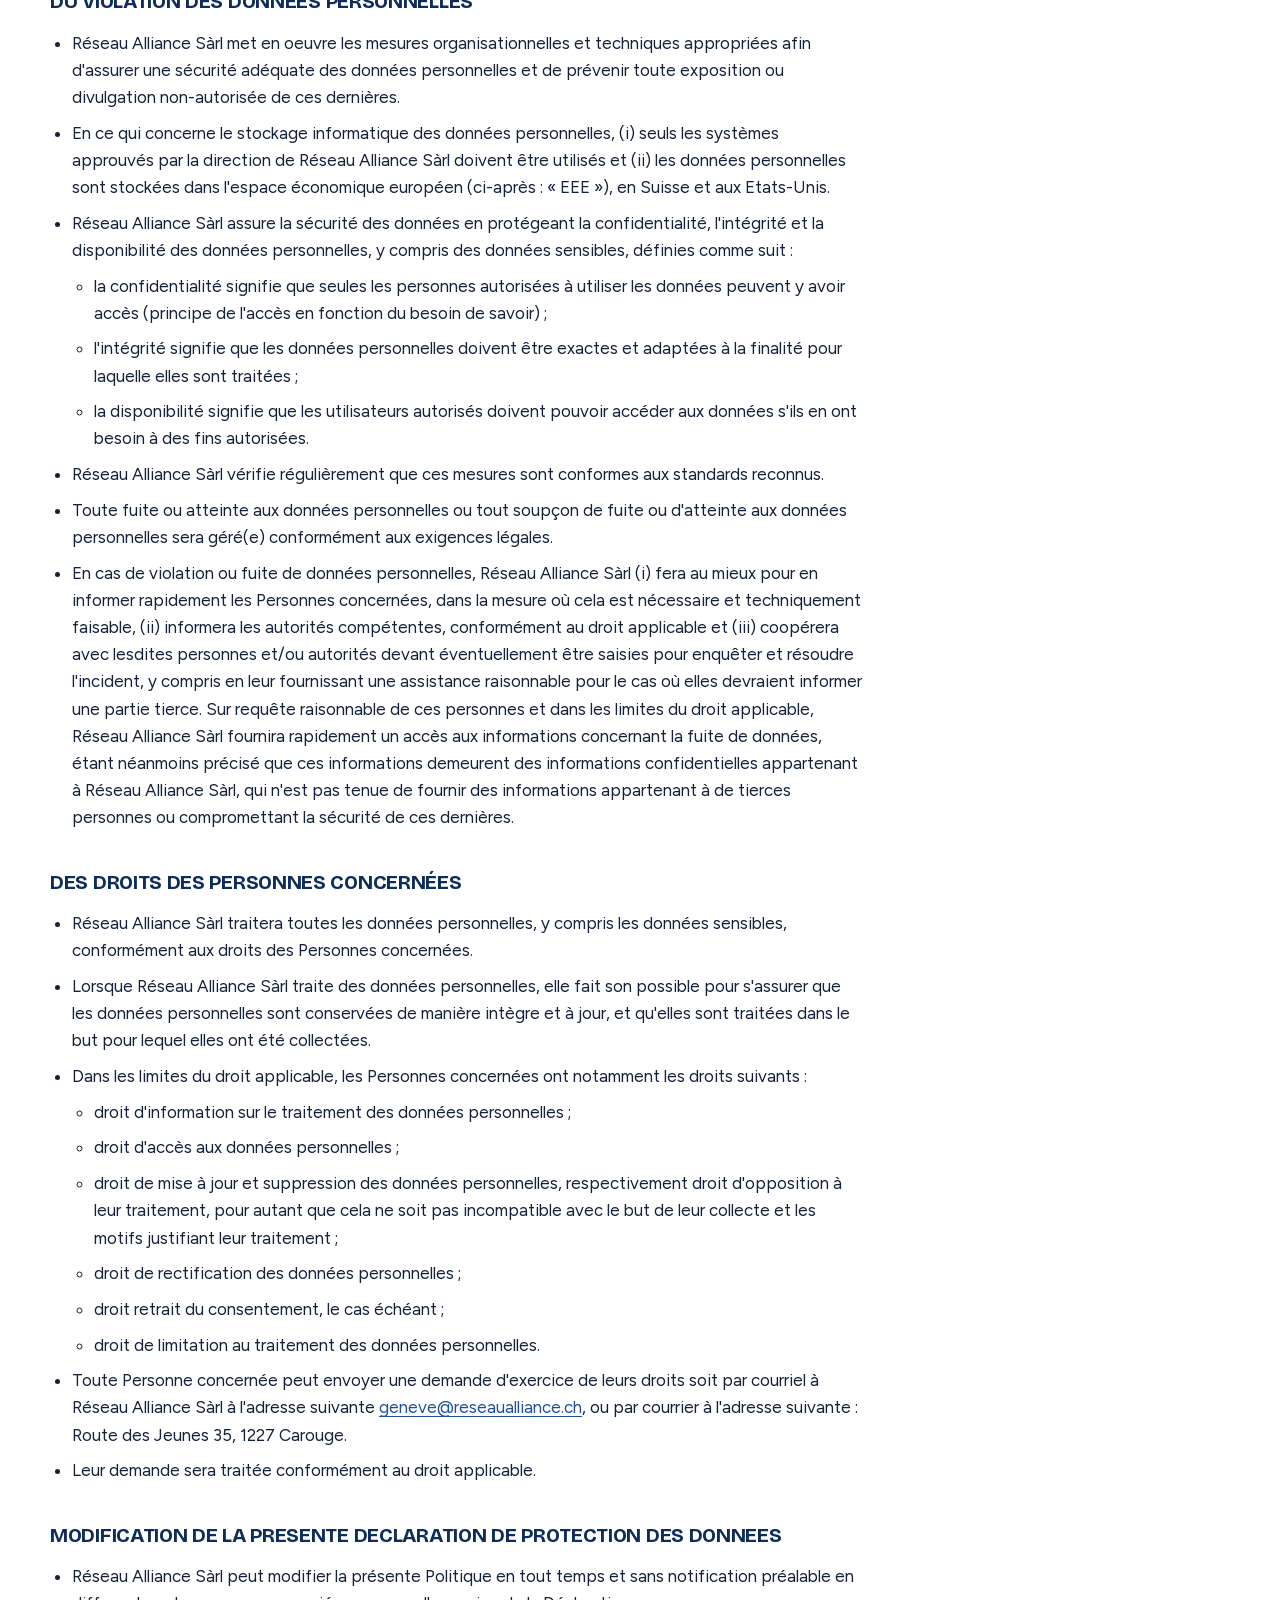
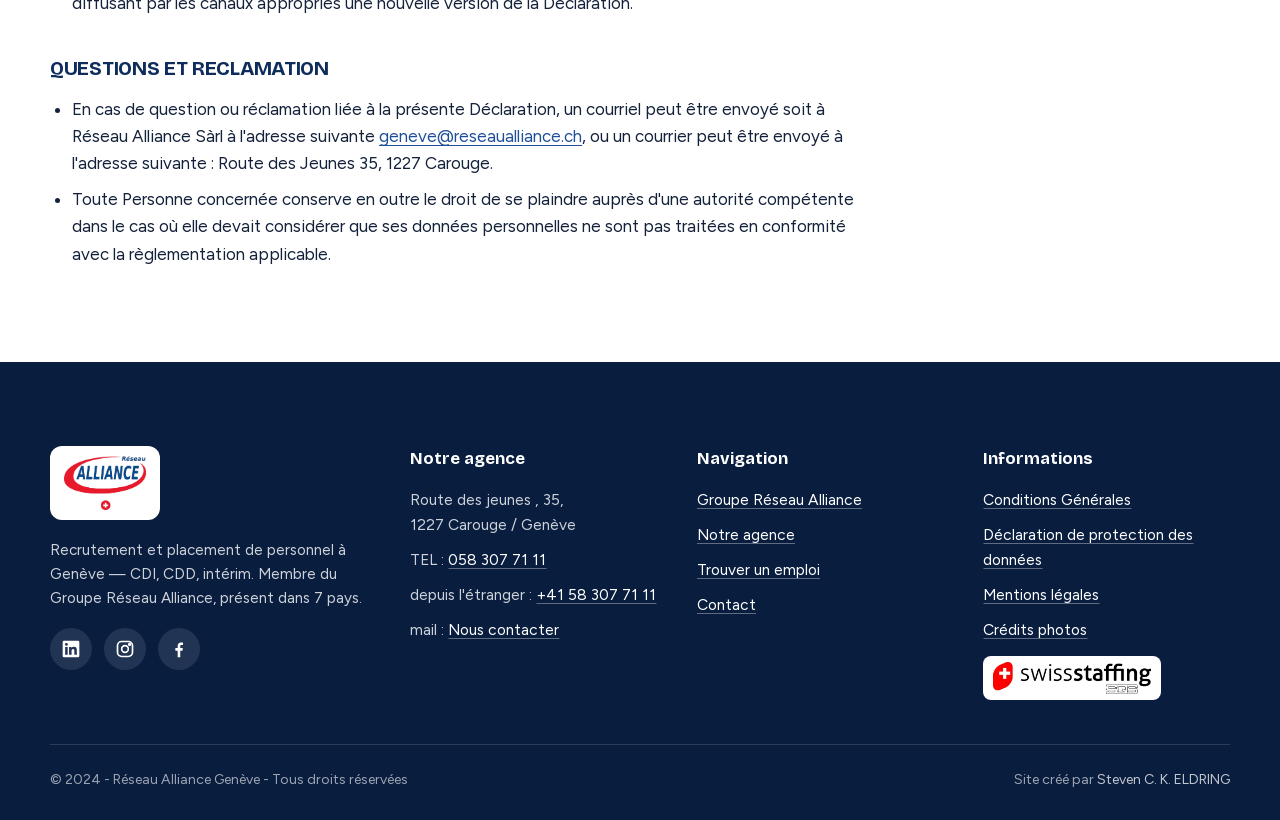
<file: protection-des-donnees.html>
<!doctype html>
<html lang="fr">
<head>
<meta charset="utf-8">
<meta name="viewport" content="width=device-width, initial-scale=1">
<title>Déclaration de protection des données - Reseau Alliance Genève</title>
<meta name="description" content="Déclaration de protection des données — Réseau Alliance Genève.">
<link rel="icon" href="assets/img/logo.png" type="image/png">
<link rel="preload" as="font" type="font/woff2" href="assets/fonts/bricolage-grotesque-latin.woff2" crossorigin>
<link rel="preload" as="font" type="font/woff2" href="assets/fonts/figtree-latin.woff2" crossorigin>
<link rel="stylesheet" href="assets/style.css">
<script>if(!matchMedia("(prefers-reduced-motion: reduce)").matches){document.documentElement.classList.add("motion-pending");setTimeout(function(){document.documentElement.classList.remove("motion-pending")},4000)}</script>
<meta property="og:title" content="Déclaration de protection des données - Reseau Alliance Genève">
<meta property="og:description" content="Déclaration de protection des données — Réseau Alliance Genève.">
<meta property="og:image" content="assets/img/geneve-hero.webp">
<meta property="og:type" content="website">
<link rel="preload" as="image" href="assets/img/geneve-hero.webp" imagesrcset="assets/img/geneve-hero-720.webp 720w, assets/img/geneve-hero.webp 1200w" imagesizes="100vw">
<script type="application/ld+json">
{
  "@context": "https://schema.org",
  "@type": "EmploymentAgency",
  "name": "Réseau Alliance Genève",
  "url": "https://reseaualliance.ch/",
  "logo": "https://reseaualliance.ch/assets/img/logo.png",
  "telephone": "+41583077111",
  "email": "geneve@reseaualliance.ch",
  "address": {
    "@type": "PostalAddress",
    "streetAddress": "Route des Jeunes 35",
    "postalCode": "1227",
    "addressLocality": "Carouge",
    "addressRegion": "Genève",
    "addressCountry": "CH"
  },
  "sameAs": ["https://www.linkedin.com/company/r%C3%A9seau-alliance-gen%C3%A8ve/?viewAsMember=true", "https://www.instagram.com/reseaualliancegeneve/", "https://m.facebook.com/people/Rseau-alliance-Genve/61552257404834/"],
  "parentOrganization": { "@type": "Organization", "name": "Réseau Alliance" }
}
</script>
</head>
<body>
<header class="site-header">
  <div class="container site-header__inner">
    <a class="brand" href="index.html" aria-label="Réseau Alliance Genève — accueil">
      <img src="assets/img/logo.webp" alt="Réseau Alliance Suisse" width="471" height="310">
    </a>
    <button class="nav-toggle" type="button" aria-expanded="false" aria-controls="nav" aria-label="Ouvrir le menu"><svg viewBox="0 0 24 24" fill="none" stroke="currentColor" stroke-width="2.2" stroke-linecap="round" aria-hidden="true"><path d="M4 7h16M4 12h16M4 17h16"/></svg></button>
    <nav class="nav" id="nav" aria-label="Navigation principale">
      <ul class="nav__links"><li><a href="groupe-reseaualliance.html">Groupe Réseau Alliance</a></li><li><a href="index.html">Notre agence</a></li><li><a href="trouver-un-emploi.html">Trouver un emploi</a></li><li><a href="contact.html">Contact</a></li></ul>
      <div class="nav__actions">
        <a class="nav__phone" href="tel:0583077111"><svg viewBox="0 0 24 24" fill="none" stroke="currentColor" stroke-width="2" stroke-linecap="round" stroke-linejoin="round" aria-hidden="true"><path d="M22 16.9v3a2 2 0 0 1-2.2 2 19.8 19.8 0 0 1-8.6-3.1 19.5 19.5 0 0 1-6-6A19.8 19.8 0 0 1 2.1 4.2 2 2 0 0 1 4.1 2h3a2 2 0 0 1 2 1.7c.1.9.4 1.8.7 2.7a2 2 0 0 1-.5 2.1L8 9.8a16 16 0 0 0 6.2 6.2l1.3-1.3a2 2 0 0 1 2.1-.5c.9.3 1.8.6 2.7.7a2 2 0 0 1 1.7 2z"/></svg>058 307 71 11</a>
        <a class="btn btn--red" href="contact.html">Nous contacter</a>
      </div>
    </nav>
  </div>
</header>
<main>
<section class="legal"><div class="container"><div class="prose">
<h1>Déclaration de protection des données</h1>
<h2>PREAMBULE</h2>
<p>Réseau Alliance Sàrl est soucieuse de fournir en tout temps des prestations de très haute qualité et, pour ce faire, d'améliorer constamment son organisation et ses processus internes. Dans ce cadre, Réseau Alliance Sàrl accorde une attention particulière aux questions de confidentialité et de protection des données, ces questions ayant fait l'objet de développements importants ces dernières années, en particulier dans l'Union européenne et en Suisse.</p>
<p>Le but premier de la présente Déclaration est de décrire les principes qui gouvernent le traitement des données personnelles au sein de Réseau Alliance Sàrl. En outre, elle indique les droits et obligations des postulants (ci-après : le(s) « <strong>Postulant(s)</strong> » ou les « <strong>Personnes concernées</strong> ») ; ces obligations visent à s'assurer que Réseau Alliance Sàrl, qui agit en tant que responsable de traitement, respecte le droit de la protection des données.</p>
<p>La présente Déclaration s'applique aux données personnelles, y compris aux données sensibles, sous toutes leurs formes, qu'elles soient stockées sur papier ou électroniquement. Elle s'applique tout au long du cycle de vie des données, depuis leur création jusqu'à leur élimination, en passant par leur stockage et leur utilisation.</p>
<p>Par l'intermédiaire de la présente Déclaration, les Personnes concernées sont informées de la collecte et du traitement de leurs données personnelles.</p>
<p>Pour faciliter la lecture, la présente Déclaration utilise systématiquement la forme masculine. Celle-ci est néanmoins réputée se référer aussi bien aux hommes qu'aux femmes.</p>

<h3>TYPES DE DONNEES PERSONNELLES COLLECTEES ET TRAITES PAR Réseau Alliance Sàrl</h3>
<ul>
  <li>Réseau Alliance Sàrl collecte et traite des données personnelles de diverses catégories de personnes, dont les Postulants.</li>
  <li>Ces données personnelles comprennent typiquement le nom des personnes concernées et quelques informations usuelles relatives à celles-ci</li>
  <li>Certaines données personnelles concernées peuvent être des données sensibles.</li>
  <li>Réseau Alliance Sàrl tient un registre des activités de traitement indiquant les catégories de données collectées et traitées.</li>
</ul>

<h3>FINALITE DU TRAITEMENT</h3>
<ul>
  <li>Réseau Alliance Sàrl utilise les données personnelles à sa disposition pour fournir les services pour lesquels les données personnelles ont été fournies ou collectées.</li>
  <li>Réseau Alliance Sàrl ne traite pas les données personnelles ultérieurement, de manière nouvelle ou incompatible avec les finalités pour lesquelles elles ont été fournies ou collectées, sauf si la Personne concernée a été informée des nouvelles finalités et si elle y a consenti (pour autant qu'un tel consentement soit nécessaire).</li>
  <li>Réseau Alliance Sàrl utilise les données personnelles des Postulants pour le traitement de leur candidature</li>
</ul>

<h3>BASE DE TRAITEMENT DES DONNEES PERSONNELLES</h3>
<ul>
  <li>Pour que les données personnelles soient traitées de manière licite et appropriée, elles doivent l'être sur la base de l'un des motifs justificatifs prévus par la LPD, à savoir notamment: (i) le consentement de la Personne concernée ; (ii) le fait que le traitement soit nécessaire à l'exécution d'un contrat avec la Personne concernée ou à la défense de droits devant un tribunal; (iii) le respect d'une obligation légale par le responsable du traitement ; (iv) l'intérêt légitime; (v) la protection des intérêts vitaux de la Personne concernée ou d'une autre personne physique ; ou (vi) l'intérêt public.</li>
  <li>Sauf indication contraire dans la présente Déclaration, le traitement des données personnelles des Postulants est effectué par Réseau Alliance Sàrl sur la base de la relation précontractuelle entre Réseau Alliance Sàrl et la Personne concernée, de l'intérêt prépondérant de Réseau Alliance Sàrl au traitement des données personnelles et/ou de la loi. A défaut, le traitement de données personnelles des Postulants ne sera justifié qu'exceptionnellement et si le droit applicable le permet, sur la base du consentement du Postulant concerné.</li>
</ul>

<h3>COMMUNICATIONS DES DONNEES PERSONNELLES A DES PARTIES TIERCES</h3>
<h4>Sous-traitants</h4>
<ul>
  <li>Conformément au droit applicable, Réseau Alliance Sàrl peut donner à certains de ses partenaires contractuels, agissant en qualité de Sous-traitant, accès à des données. Ces Sous-traitants contribuent au bon fonctionnement des services fournis par Réseau Alliance Sàrl et certains l'aident en particulier à gérer les données personnelles.</li>
  <li>Ces Sous-traitants traitent les données en question pour le compte de Réseau Alliance Sàrl et uniquement sur instruction de cette dernière. Ils sont tenus de s'engager contractuellement à protéger les données personnelles au moyen de procédures similaires à celles de Réseau Alliance Sàrl, ou d'offrir des garanties suffisantes à cet égard.</li>
  <li>Réseau Alliance Sàrl peut donner accès à des données personnelles, y compris à des données sensibles, à des Sous-traitants, tels qu'à des fournisseurs de services IT, de services de comptabilité, de services de gestion d'entreprises, de services de ressources humaines, de services gestion de projets, de services de stockage de données.</li>
</ul>
<h4>Divulgations fondées légalement</h4>
<ul>
  <li>Réseau Alliance Sàrl peut être amenée à divulguer des données personnelles, y compris des données sensibles, à des autorités et/ou à des tribunaux lorsque la loi l'exige, sur décision judiciaire, valide ou dans les limites du droit applicable, ou si Réseau Alliance Sàrl estime que cette divulgation est nécessaire notamment pour (i) enquêter, prévenir ou prendre des mesures concernant des activités illégales présumées ou réelles, (ii) enquêter et se défendre contre toute réclamation ou allégation de tiers ou (iii) exercer ou protéger les droits et la sécurité des Personnes concernées ou d'autres personnes.</li>
  <li>Toute communication des données personnelles à des autorités ou à d'autres tiers se fera conformément au droit applicable.</li>
  <li>Réseau Alliance Sàrl met tout en œuvre pour informer les Personnes concernées à propos des requêtes qu'elle reçoit concernant leurs données personnelles lorsqu'elle le juge approprié et lorsque techniquement possible, à moins que cela ne soit pas autorisé par la loi ou par une injonction d'un tribunal, ou lorsque l'urgence empêche de le faire. Réseau Alliance Sàrl peut contester ce type de requête lorsqu'elle estime, à son entière discrétion, que la requête est trop large, vague ou qu'elle ne repose pas sur un fondement approprié.</li>
</ul>

<h3>CONSERVATION DES DONNEES PERSONNELLES</h3>
<ul>
  <li>Réseau Alliance Sàrl conserve les données personnelles aussi longtemps que ces données sont utiles pour la réalisation du but pour lequel les données ont été collectées ou que leur conservation est requise par le droit applicable.</li>
  <li>Le dossier de candidature est généralement conservé par Réseau Alliance Sàrl pendant une durée de 3ans à compter de la fin du processus de recrutement.</li>
</ul>

<h3>GESTION DES DONNÉES PERSONNELLES ET NOTIFICATION DU VIOLATION DES DONNÉES PERSONNELLES</h3>
<ul>
  <li>Réseau Alliance Sàrl met en oeuvre les mesures organisationnelles et techniques appropriées afin d'assurer une sécurité adéquate des données personnelles et de prévenir toute exposition ou divulgation non-autorisée de ces dernières.</li>
  <li>En ce qui concerne le stockage informatique des données personnelles, (i) seuls les systèmes approuvés par la direction de Réseau Alliance Sàrl doivent être utilisés et (ii) les données personnelles sont stockées dans l'espace économique européen (ci-après : « EEE »), en Suisse et aux Etats-Unis.</li>
  <li>Réseau Alliance Sàrl assure la sécurité des données en protégeant la confidentialité, l'intégrité et la disponibilité des données personnelles, y compris des données sensibles, définies comme suit :
    <ul>
      <li>la confidentialité signifie que seules les personnes autorisées à utiliser les données peuvent y avoir accès (principe de l'accès en fonction du besoin de savoir) ;</li>
      <li>l'intégrité signifie que les données personnelles doivent être exactes et adaptées à la finalité pour laquelle elles sont traitées ;</li>
      <li>la disponibilité signifie que les utilisateurs autorisés doivent pouvoir accéder aux données s'ils en ont besoin à des fins autorisées.</li>
    </ul>
  </li>
  <li>Réseau Alliance Sàrl vérifie régulièrement que ces mesures sont conformes aux standards reconnus.</li>
  <li>Toute fuite ou atteinte aux données personnelles ou tout soupçon de fuite ou d'atteinte aux données personnelles sera géré(e) conformément aux exigences légales.</li>
  <li>En cas de violation ou fuite de données personnelles, Réseau Alliance Sàrl (i) fera au mieux pour en informer rapidement les Personnes concernées, dans la mesure où cela est nécessaire et techniquement faisable, (ii) informera les autorités compétentes, conformément au droit applicable et (iii) coopérera avec lesdites personnes et/ou autorités devant éventuellement être saisies pour enquêter et résoudre l'incident, y compris en leur fournissant une assistance raisonnable pour le cas où elles devraient informer une partie tierce. Sur requête raisonnable de ces personnes et dans les limites du droit applicable, Réseau Alliance Sàrl fournira rapidement un accès aux informations concernant la fuite de données, étant néanmoins précisé que ces informations demeurent des informations confidentielles appartenant à Réseau Alliance Sàrl, qui n'est pas tenue de fournir des informations appartenant à de tierces personnes ou compromettant la sécurité de ces dernières.</li>
</ul>

<h3>DES DROITS DES PERSONNES CONCERNÉES</h3>
<ul>
  <li>Réseau Alliance Sàrl traitera toutes les données personnelles, y compris les données sensibles, conformément aux droits des Personnes concernées.</li>
  <li>Lorsque Réseau Alliance Sàrl traite des données personnelles, elle fait son possible pour s'assurer que les données personnelles sont conservées de manière intègre et à jour, et qu'elles sont traitées dans le but pour lequel elles ont été collectées.</li>
  <li>Dans les limites du droit applicable, les Personnes concernées ont notamment les droits suivants :
    <ul>
      <li>droit d'information sur le traitement des données personnelles ;</li>
      <li>droit d'accès aux données personnelles ;</li>
      <li>droit de mise à jour et suppression des données personnelles, respectivement droit d'opposition à leur traitement, pour autant que cela ne soit pas incompatible avec le but de leur collecte et les motifs justifiant leur traitement ;</li>
      <li>droit de rectification des données personnelles ;</li>
      <li>droit retrait du consentement, le cas échéant ;</li>
      <li>droit de limitation au traitement des données personnelles.</li>
    </ul>
  </li>
  <li>Toute Personne concernée peut envoyer une demande d'exercice de leurs droits soit par courriel à Réseau Alliance Sàrl à l'adresse suivante <a href="mailto:geneve@reseaualliance.ch">geneve@reseaualliance.ch</a>, ou par courrier à l'adresse suivante : Route des Jeunes 35, 1227 Carouge.</li>
  <li>Leur demande sera traitée conformément au droit applicable.</li>
</ul>

<h3>MODIFICATION DE LA PRESENTE DECLARATION DE PROTECTION DES DONNEES</h3>
<ul>
  <li>Réseau Alliance Sàrl peut modifier la présente Politique en tout temps et sans notification préalable en diffusant par les canaux appropriés une nouvelle version de la Déclaration.</li>
</ul>

<h3>QUESTIONS ET RECLAMATION</h3>
<ul>
  <li>En cas de question ou réclamation liée à la présente Déclaration, un courriel peut être envoyé soit à Réseau Alliance Sàrl à l'adresse suivante <a href="mailto:geneve@reseaualliance.ch">geneve@reseaualliance.ch</a>, ou un courrier peut être envoyé à l'adresse suivante : Route des Jeunes 35, 1227 Carouge.</li>
  <li>Toute Personne concernée conserve en outre le droit de se plaindre auprès d'une autorité compétente dans le cas où elle devait considérer que ses données personnelles ne sont pas traitées en conformité avec la règlementation applicable.</li>
</ul>
</div></div></section>
</main>
<nav class="mobile-bar" aria-label="Actions rapides">
  <a href="tel:0583077111"><svg viewBox="0 0 24 24" fill="none" stroke="currentColor" stroke-width="2" stroke-linecap="round" stroke-linejoin="round" aria-hidden="true"><path d="M22 16.9v3a2 2 0 0 1-2.2 2 19.8 19.8 0 0 1-8.6-3.1 19.5 19.5 0 0 1-6-6A19.8 19.8 0 0 1 2.1 4.2 2 2 0 0 1 4.1 2h3a2 2 0 0 1 2 1.7c.1.9.4 1.8.7 2.7a2 2 0 0 1-.5 2.1L8 9.8a16 16 0 0 0 6.2 6.2l1.3-1.3a2 2 0 0 1 2.1-.5c.9.3 1.8.6 2.7.7a2 2 0 0 1 1.7 2z"/></svg><span>Appeler</span></a>
  <a href="https://reseaualliance9.aubeperp.ch:8443/reseaualliance/JSP/_inscrCdt/inscription.jsp?suc=GE&formSz=basic&lang=FR" target="_blank" rel="noopener"><svg viewBox="0 0 24 24" fill="none" stroke="currentColor" stroke-width="2" stroke-linecap="round" stroke-linejoin="round" aria-hidden="true"><circle cx="12" cy="8" r="4"/><path d="M4 21a8 8 0 0 1 16 0"/></svg><span>S'enregistrer</span></a>
  <a href="mailto:geneve@reseaualliance.ch"><svg viewBox="0 0 24 24" fill="none" stroke="currentColor" stroke-width="2" stroke-linecap="round" stroke-linejoin="round" aria-hidden="true"><rect x="3" y="5" width="18" height="14" rx="2"/><path d="m3 7 9 6 9-6"/></svg><span>Nous contacter</span></a>
</nav>
<footer class="site-footer">
  <div class="container">
    <div class="footer__grid">
      <div class="footer__brand">
        <img src="assets/img/logo.webp" alt="Réseau Alliance Suisse" width="471" height="310" loading="lazy">
        <p>Recrutement et placement de personnel à Genève — CDI, CDD, intérim. Membre du Groupe Réseau Alliance, présent dans 7 pays.</p>
        <div class="footer__social">
          <a href="https://www.linkedin.com/company/r%C3%A9seau-alliance-gen%C3%A8ve/?viewAsMember=true" target="_blank" rel="noopener" aria-label="LinkedIn"><svg viewBox="0 0 24 24" fill="currentColor" aria-hidden="true"><path d="M20.4 2H3.6A1.6 1.6 0 0 0 2 3.6v16.8A1.6 1.6 0 0 0 3.6 22h16.8a1.6 1.6 0 0 0 1.6-1.6V3.6A1.6 1.6 0 0 0 20.4 2zM8 19H5V9.5h3V19zM6.5 8.2a1.7 1.7 0 1 1 0-3.4 1.7 1.7 0 0 1 0 3.4zM19 19h-3v-4.6c0-1.1 0-2.5-1.5-2.5S12.7 13 12.7 14.3V19h-3V9.5h2.9v1.3h.1a3.2 3.2 0 0 1 2.8-1.5c3 0 3.5 2 3.5 4.5V19z"/></svg></a>
          <a href="https://www.instagram.com/reseaualliancegeneve/" target="_blank" rel="noopener" aria-label="Instagram"><svg viewBox="0 0 24 24" fill="none" stroke="currentColor" stroke-width="2" stroke-linecap="round" stroke-linejoin="round" aria-hidden="true"><rect x="3" y="3" width="18" height="18" rx="5"/><circle cx="12" cy="12" r="4"/><circle cx="17.5" cy="6.5" r="1" fill="currentColor"/></svg></a>
          <a href="https://m.facebook.com/people/Rseau-alliance-Genve/61552257404834/" target="_blank" rel="noopener" aria-label="Facebook"><svg viewBox="0 0 24 24" fill="currentColor" aria-hidden="true"><path d="M13.5 22v-8h2.7l.4-3.2h-3.1V8.8c0-.9.3-1.5 1.6-1.5h1.7V4.4c-.3 0-1.3-.1-2.4-.1-2.4 0-4 1.5-4 4.1v2.4H7.6V14h2.8v8h3.1z"/></svg></a>
        </div>
      </div>
      <div>
        <div class="footer__title">Notre agence</div>
        <ul class="footer__list">
          <li><address>Route des jeunes , 35,<br>1227 Carouge / Genève</address></li>
          <li>TEL : <a href="tel:0583077111">058 307 71 11</a></li>
          <li>depuis l'étranger : <a href="tel:+41583077111">+41 58 307 71 11</a></li>
          <li>mail : <a href="mailto:geneve@reseaualliance.ch">Nous contacter</a></li>
        </ul>
      </div>
      <div>
        <div class="footer__title">Navigation</div>
        <ul class="footer__list">
          <li><a href="groupe-reseaualliance.html">Groupe Réseau Alliance</a></li>
          <li><a href="index.html">Notre agence</a></li>
          <li><a href="trouver-un-emploi.html">Trouver un emploi</a></li>
          <li><a href="contact.html">Contact</a></li>
        </ul>
      </div>
      <div>
        <div class="footer__title">Informations</div>
        <ul class="footer__list">
          <li><a href="conditions-generales.html">Conditions Générales</a></li>
          <li><a href="protection-des-donnees.html">Déclaration de protection des données</a></li>
          <li><a href="mentions-legales.html">Mentions légales</a></li>
          <li><a href="credits-photos.html">Crédits photos</a></li>
        </ul>
        <div class="footer__swiss"><img src="assets/img/swiss-staffing.webp" alt="swiss staffing" width="600" height="122" loading="lazy"></div>
      </div>
    </div>
    <div class="footer__bottom">
      <span>© 2024 - Réseau Alliance Genève - Tous droits réservées</span>
      <span>Site créé par <a href="https://stevenckeldring.com" target="_blank" rel="noopener">Steven C. K. ELDRING</a></span>
    </div>
  </div>
</footer>
<script src="assets/main.js" defer></script>
</body>
</html>
</file>
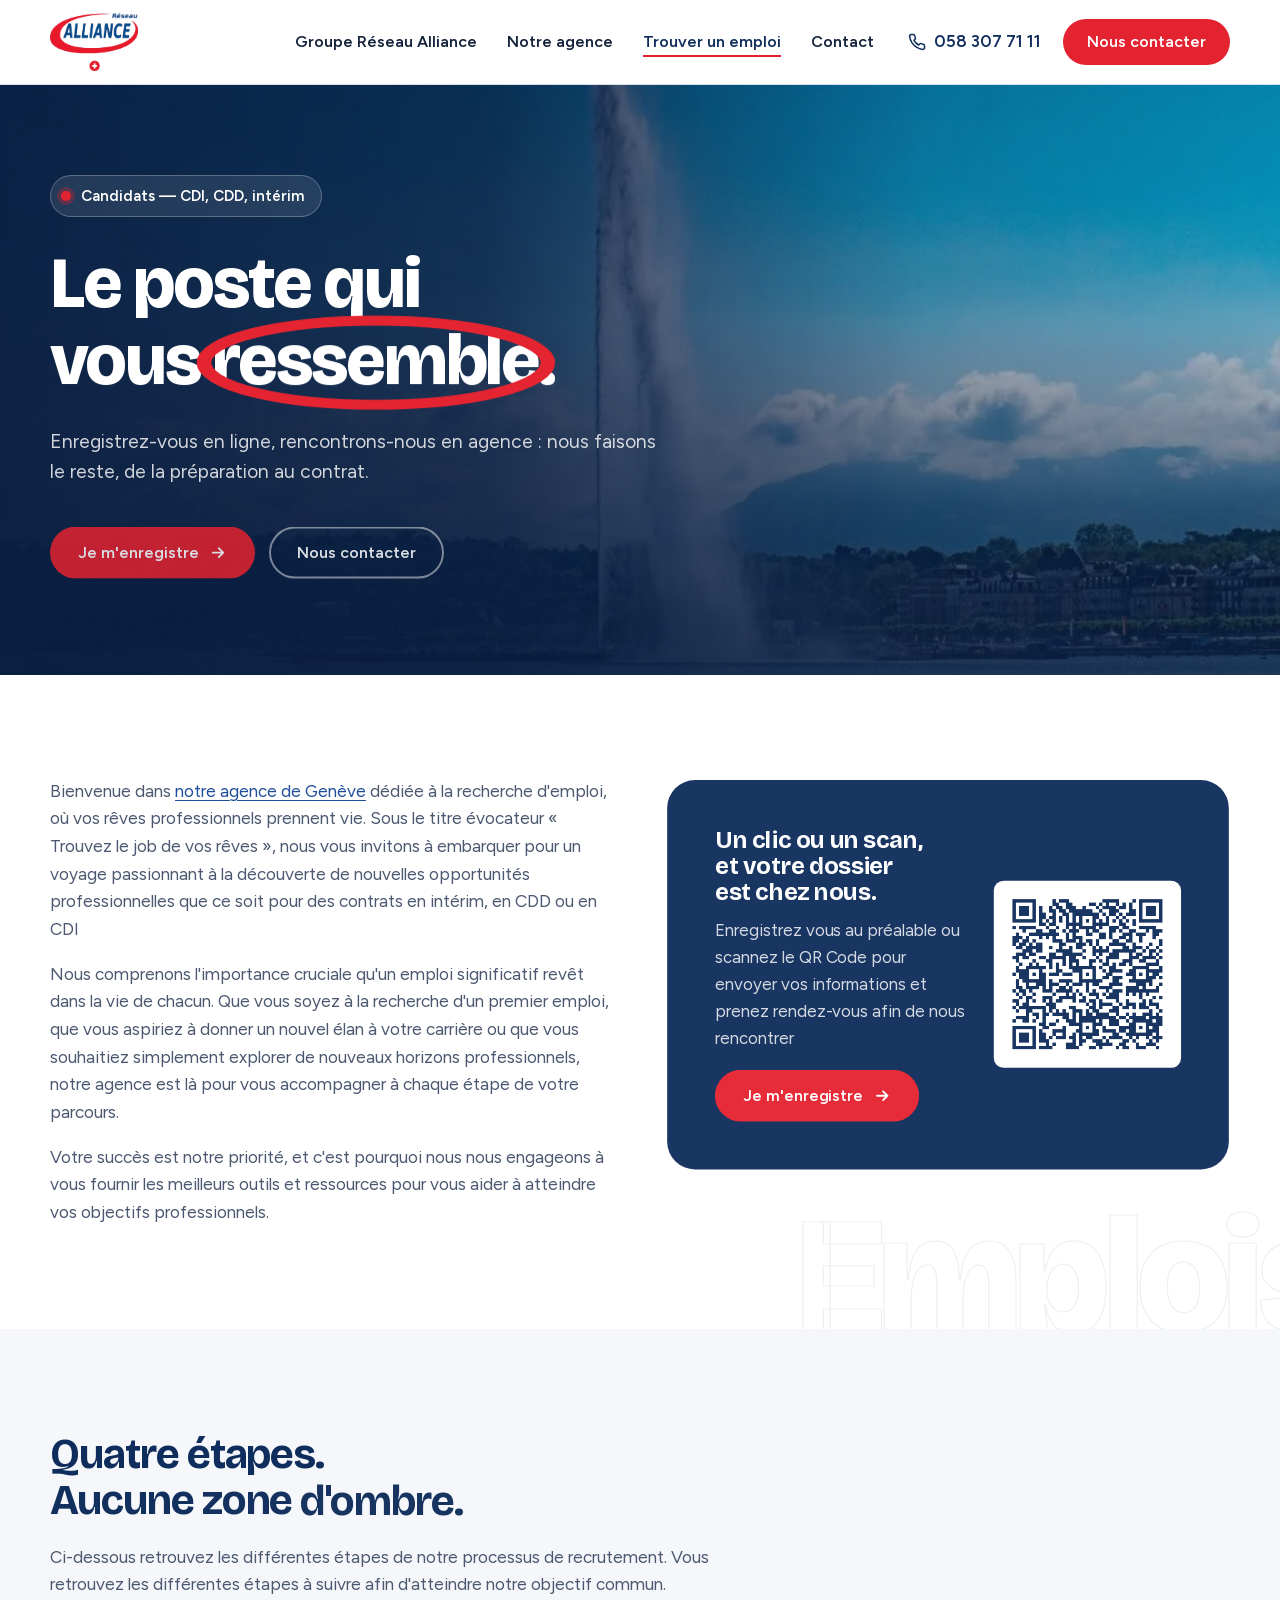
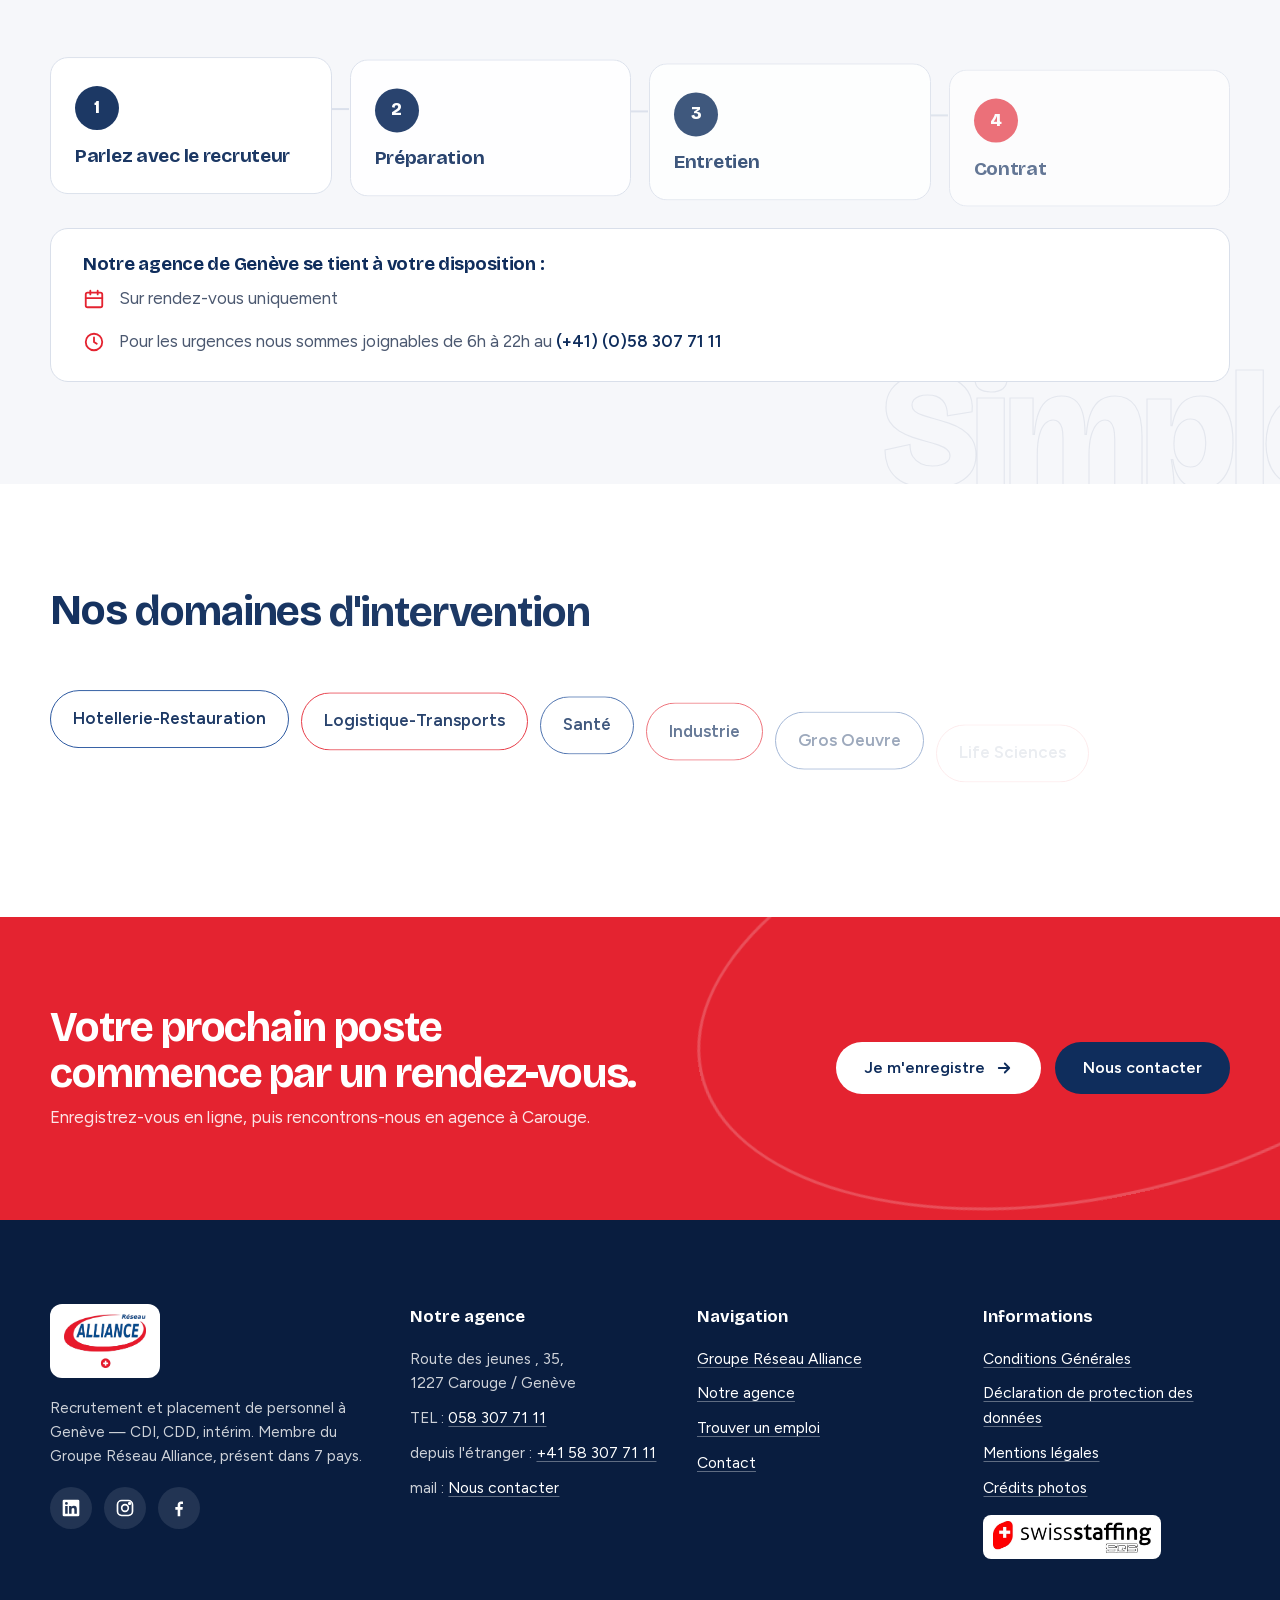
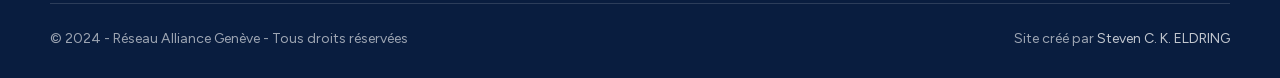
<file: trouver-un-emploi.html>
<!doctype html>
<html lang="fr">
<head>
<meta charset="utf-8">
<meta name="viewport" content="width=device-width, initial-scale=1">
<title>Trouver un emploi à Genève — Réseau Alliance Genève</title>
<meta name="description" content="Le poste qui vous ressemble, en CDI, CDD ou intérim. Enregistrez-vous en ligne et rencontrons-nous en agence à Carouge.">
<link rel="icon" href="assets/img/logo.png" type="image/png">
<link rel="preload" as="font" type="font/woff2" href="assets/fonts/bricolage-grotesque-latin.woff2" crossorigin>
<link rel="preload" as="font" type="font/woff2" href="assets/fonts/figtree-latin.woff2" crossorigin>
<link rel="stylesheet" href="assets/style.css">
<script>if(!matchMedia("(prefers-reduced-motion: reduce)").matches){document.documentElement.classList.add("motion-pending");setTimeout(function(){document.documentElement.classList.remove("motion-pending")},4000)}</script>
<meta property="og:title" content="Trouver un emploi à Genève — Réseau Alliance Genève">
<meta property="og:description" content="Le poste qui vous ressemble, en CDI, CDD ou intérim. Enregistrez-vous en ligne et rencontrons-nous en agence à Carouge.">
<meta property="og:image" content="assets/img/geneve-hero.webp">
<meta property="og:type" content="website">
<link rel="preload" as="image" href="assets/img/geneve-hero.webp" imagesrcset="assets/img/geneve-hero-720.webp 720w, assets/img/geneve-hero.webp 1200w" imagesizes="100vw">
<script type="application/ld+json">
{
  "@context": "https://schema.org",
  "@type": "EmploymentAgency",
  "name": "Réseau Alliance Genève",
  "url": "https://reseaualliance.ch/",
  "logo": "https://reseaualliance.ch/assets/img/logo.png",
  "telephone": "+41583077111",
  "email": "geneve@reseaualliance.ch",
  "address": {
    "@type": "PostalAddress",
    "streetAddress": "Route des Jeunes 35",
    "postalCode": "1227",
    "addressLocality": "Carouge",
    "addressRegion": "Genève",
    "addressCountry": "CH"
  },
  "sameAs": ["https://www.linkedin.com/company/r%C3%A9seau-alliance-gen%C3%A8ve/?viewAsMember=true", "https://www.instagram.com/reseaualliancegeneve/", "https://m.facebook.com/people/Rseau-alliance-Genve/61552257404834/"],
  "parentOrganization": { "@type": "Organization", "name": "Réseau Alliance" }
}
</script>
</head>
<body>
<header class="site-header">
  <div class="container site-header__inner">
    <a class="brand" href="index.html" aria-label="Réseau Alliance Genève — accueil">
      <img src="assets/img/logo.webp" alt="Réseau Alliance Suisse" width="471" height="310">
    </a>
    <button class="nav-toggle" type="button" aria-expanded="false" aria-controls="nav" aria-label="Ouvrir le menu"><svg viewBox="0 0 24 24" fill="none" stroke="currentColor" stroke-width="2.2" stroke-linecap="round" aria-hidden="true"><path d="M4 7h16M4 12h16M4 17h16"/></svg></button>
    <nav class="nav" id="nav" aria-label="Navigation principale">
      <ul class="nav__links"><li><a href="groupe-reseaualliance.html">Groupe Réseau Alliance</a></li><li><a href="index.html">Notre agence</a></li><li><a href="trouver-un-emploi.html" aria-current="page">Trouver un emploi</a></li><li><a href="contact.html">Contact</a></li></ul>
      <div class="nav__actions">
        <a class="nav__phone" href="tel:0583077111"><svg viewBox="0 0 24 24" fill="none" stroke="currentColor" stroke-width="2" stroke-linecap="round" stroke-linejoin="round" aria-hidden="true"><path d="M22 16.9v3a2 2 0 0 1-2.2 2 19.8 19.8 0 0 1-8.6-3.1 19.5 19.5 0 0 1-6-6A19.8 19.8 0 0 1 2.1 4.2 2 2 0 0 1 4.1 2h3a2 2 0 0 1 2 1.7c.1.9.4 1.8.7 2.7a2 2 0 0 1-.5 2.1L8 9.8a16 16 0 0 0 6.2 6.2l1.3-1.3a2 2 0 0 1 2.1-.5c.9.3 1.8.6 2.7.7a2 2 0 0 1 1.7 2z"/></svg>058 307 71 11</a>
        <a class="btn btn--red" href="contact.html">Nous contacter</a>
      </div>
    </nav>
  </div>
</header>
<main>

<section class="hero hero--compact grain">
  <div class="hero__media"><img src="assets/img/vue-de-geneve.webp" alt="" width="1200" height="676" fetchpriority="high"></div>
  <div class="container hero__inner">
    <span class="hero__kicker"><span class="dot"></span>Candidats — CDI, CDD, intérim</span>
    <h1><span class="hero__line"><span class="hero__word">Le</span> <span class="hero__word">poste</span> <span class="hero__word">qui</span></span> <span class="hero__line"><span class="hero__word">vous</span> <span class="hero__word"><span class="circled">ressemble<svg viewBox="0 0 100 40" preserveAspectRatio="none" aria-hidden="true"><ellipse cx="50" cy="20" rx="47" ry="17"/></svg></span>.</span></span></h1>
    <p class="hero__lead">Enregistrez-vous en ligne, rencontrons-nous en agence : nous faisons le reste, de la préparation au contrat.</p>
    <div class="hero__actions">
      <a class="btn btn--red" href="https://reseaualliance9.aubeperp.ch:8443/reseaualliance/JSP/_inscrCdt/inscription.jsp?suc=GE&formSz=basic&lang=FR" target="_blank" rel="noopener">Je m'enregistre <svg viewBox="0 0 24 24" fill="none" stroke="currentColor" stroke-width="2.4" stroke-linecap="round" stroke-linejoin="round" aria-hidden="true"><path d="M5 12h14M13 6l6 6-6 6"/></svg></a>
      <a class="btn btn--ghost" href="contact.html">Nous contacter</a>
    </div>
  </div>
</section>

<section class="section">
  <div class="watermark" aria-hidden="true">Emplois</div>
  <div class="container">
    <div class="grid-2" style="align-items: start;">
      <div class="prose" style="color: var(--ink-soft); font-size:1.08rem;">
        <p>Bienvenue dans <a href="index.html">notre agence de Genève</a> dédiée à la recherche d'emploi, où vos rêves professionnels prennent vie. Sous le titre évocateur « Trouvez le job de vos rêves », nous vous invitons à embarquer pour un voyage passionnant à la découverte de nouvelles opportunités professionnelles que ce soit pour des contrats en intérim, en CDD ou en CDI</p>
        <p>Nous comprenons l'importance cruciale qu'un emploi significatif revêt dans la vie de chacun. Que vous soyez à la recherche d'un premier emploi, que vous aspiriez à donner un nouvel élan à votre carrière ou que vous souhaitiez simplement explorer de nouveaux horizons professionnels, notre agence est là pour vous accompagner à chaque étape de votre parcours.</p>
        <p>Votre succès est notre priorité, et c'est pourquoi nous nous engageons à vous fournir les meilleurs outils et ressources pour vous aider à atteindre vos objectifs professionnels.</p>
      </div>
      <div class="register" data-reveal="scale">
        <div>
          <h3>Un clic ou un scan, et votre dossier est chez nous.</h3>
          <p>Enregistrez vous au préalable ou scannez le QR Code pour envoyer vos informations et prenez rendez-vous afin de nous rencontrer</p>
          <a class="btn btn--red" href="https://reseaualliance9.aubeperp.ch:8443/reseaualliance/JSP/_inscrCdt/inscription.jsp?suc=GE&formSz=basic&lang=FR" target="_blank" rel="noopener">Je m'enregistre <svg viewBox="0 0 24 24" fill="none" stroke="currentColor" stroke-width="2.4" stroke-linecap="round" stroke-linejoin="round" aria-hidden="true"><path d="M5 12h14M13 6l6 6-6 6"/></svg></a>
        </div>
        <a class="register__qr" href="https://reseaualliance9.aubeperp.ch:8443/reseaualliance/JSP/_inscrCdt/inscription.jsp?suc=GE&formSz=basic&lang=FR" target="_blank" rel="noopener" aria-label="QR code de contact — ouvrir le formulaire d'inscription">
          <img src="assets/img/qr-inscription.png" alt="QR code de contact" width="330" height="330">
        </a>
      </div>
    </div>
  </div>
</section>

<section class="section section--paper">
  <div class="watermark" aria-hidden="true">Simple</div>
  <div class="container">
    <div class="section__head">
      <h2 class="split ".strip() ><span class="split-line"><span class="split-word">Quatre</span> <span class="split-word">étapes.</span> <span class="split-word">Aucune</span> <span class="split-word">zone</span> <span class="split-word">d'ombre.</span></span></h2>
      <p>Ci-dessous retrouvez les différentes étapes de notre processus de recrutement. Vous retrouvez les différentes étapes à suivre afin d'atteindre notre objectif commun.</p>
    </div>
    <ol class="steps" style="list-style:none; padding:0; margin:0;" data-reveal-group>
      <li class="step"><div class="step__num" aria-hidden="true">1</div><h3>Parlez avec le recruteur</h3></li>
      <li class="step"><div class="step__num" aria-hidden="true">2</div><h3>Préparation</h3></li>
      <li class="step"><div class="step__num" aria-hidden="true">3</div><h3>Entretien</h3></li>
      <li class="step"><div class="step__num" aria-hidden="true">4</div><h3>Contrat</h3></li>
    </ol>
    <div class="badge-strip" style="margin-top: 36px;">
      <div>
        <h4 style="margin-bottom: 10px;">Notre agence de Genève se tient à votre disposition :</h4>
        <ul class="info-list">
          <li><svg viewBox="0 0 24 24" fill="none" stroke="currentColor" stroke-width="2" stroke-linecap="round" stroke-linejoin="round" aria-hidden="true"><rect x="3" y="5" width="18" height="16" rx="2"/><path d="M16 3v4M8 3v4M3 11h18"/></svg><span>Sur rendez-vous uniquement</span></li>
          <li><svg viewBox="0 0 24 24" fill="none" stroke="currentColor" stroke-width="2" stroke-linecap="round" stroke-linejoin="round" aria-hidden="true"><circle cx="12" cy="12" r="9"/><path d="M12 7v5l3 2"/></svg><span>Pour les urgences nous sommes joignables de 6h à 22h au <a href="tel:+41583077111">(+41) (0)58 307 71 11</a></span></li>
        </ul>
      </div>
    </div>
  </div>
</section>

<section class="section">
  <div class="container">
    <div class="section__head">
      <h2 class="split ".strip() ><span class="split-line"><span class="split-word">Nos</span> <span class="split-word">domaines</span> <span class="split-word">d'intervention</span></span></h2>
    </div>
    <ul class="chips" data-reveal-group>
      <li>Hotellerie-Restauration</li>
      <li>Logistique-Transports</li>
      <li>Santé</li>
      <li>Industrie</li>
      <li>Gros Oeuvre</li>
      <li>Life Sciences</li>
      <li>2nd Oeuvre</li>
    </ul>
  </div>
</section>

<section class="cta">
  <div class="cta__ring" aria-hidden="true"></div>
  <div class="container cta__inner">
    <div>
      <h2>Votre prochain poste commence par un rendez-vous.</h2>
      <p>Enregistrez-vous en ligne, puis rencontrons-nous en agence à Carouge.</p>
    </div>
    <div class="cta__actions">
      <a class="btn btn--white" href="https://reseaualliance9.aubeperp.ch:8443/reseaualliance/JSP/_inscrCdt/inscription.jsp?suc=GE&formSz=basic&lang=FR" target="_blank" rel="noopener">Je m'enregistre <svg viewBox="0 0 24 24" fill="none" stroke="currentColor" stroke-width="2.4" stroke-linecap="round" stroke-linejoin="round" aria-hidden="true"><path d="M5 12h14M13 6l6 6-6 6"/></svg></a>
      <a class="btn btn--navy" href="contact.html">Nous contacter</a>
    </div>
  </div>
</section>

</main>
<nav class="mobile-bar" aria-label="Actions rapides">
  <a href="tel:0583077111"><svg viewBox="0 0 24 24" fill="none" stroke="currentColor" stroke-width="2" stroke-linecap="round" stroke-linejoin="round" aria-hidden="true"><path d="M22 16.9v3a2 2 0 0 1-2.2 2 19.8 19.8 0 0 1-8.6-3.1 19.5 19.5 0 0 1-6-6A19.8 19.8 0 0 1 2.1 4.2 2 2 0 0 1 4.1 2h3a2 2 0 0 1 2 1.7c.1.9.4 1.8.7 2.7a2 2 0 0 1-.5 2.1L8 9.8a16 16 0 0 0 6.2 6.2l1.3-1.3a2 2 0 0 1 2.1-.5c.9.3 1.8.6 2.7.7a2 2 0 0 1 1.7 2z"/></svg><span>Appeler</span></a>
  <a href="https://reseaualliance9.aubeperp.ch:8443/reseaualliance/JSP/_inscrCdt/inscription.jsp?suc=GE&formSz=basic&lang=FR" target="_blank" rel="noopener"><svg viewBox="0 0 24 24" fill="none" stroke="currentColor" stroke-width="2" stroke-linecap="round" stroke-linejoin="round" aria-hidden="true"><circle cx="12" cy="8" r="4"/><path d="M4 21a8 8 0 0 1 16 0"/></svg><span>S'enregistrer</span></a>
  <a href="mailto:geneve@reseaualliance.ch"><svg viewBox="0 0 24 24" fill="none" stroke="currentColor" stroke-width="2" stroke-linecap="round" stroke-linejoin="round" aria-hidden="true"><rect x="3" y="5" width="18" height="14" rx="2"/><path d="m3 7 9 6 9-6"/></svg><span>Nous contacter</span></a>
</nav>
<footer class="site-footer">
  <div class="container">
    <div class="footer__grid">
      <div class="footer__brand">
        <img src="assets/img/logo.webp" alt="Réseau Alliance Suisse" width="471" height="310" loading="lazy">
        <p>Recrutement et placement de personnel à Genève — CDI, CDD, intérim. Membre du Groupe Réseau Alliance, présent dans 7 pays.</p>
        <div class="footer__social">
          <a href="https://www.linkedin.com/company/r%C3%A9seau-alliance-gen%C3%A8ve/?viewAsMember=true" target="_blank" rel="noopener" aria-label="LinkedIn"><svg viewBox="0 0 24 24" fill="currentColor" aria-hidden="true"><path d="M20.4 2H3.6A1.6 1.6 0 0 0 2 3.6v16.8A1.6 1.6 0 0 0 3.6 22h16.8a1.6 1.6 0 0 0 1.6-1.6V3.6A1.6 1.6 0 0 0 20.4 2zM8 19H5V9.5h3V19zM6.5 8.2a1.7 1.7 0 1 1 0-3.4 1.7 1.7 0 0 1 0 3.4zM19 19h-3v-4.6c0-1.1 0-2.5-1.5-2.5S12.7 13 12.7 14.3V19h-3V9.5h2.9v1.3h.1a3.2 3.2 0 0 1 2.8-1.5c3 0 3.5 2 3.5 4.5V19z"/></svg></a>
          <a href="https://www.instagram.com/reseaualliancegeneve/" target="_blank" rel="noopener" aria-label="Instagram"><svg viewBox="0 0 24 24" fill="none" stroke="currentColor" stroke-width="2" stroke-linecap="round" stroke-linejoin="round" aria-hidden="true"><rect x="3" y="3" width="18" height="18" rx="5"/><circle cx="12" cy="12" r="4"/><circle cx="17.5" cy="6.5" r="1" fill="currentColor"/></svg></a>
          <a href="https://m.facebook.com/people/Rseau-alliance-Genve/61552257404834/" target="_blank" rel="noopener" aria-label="Facebook"><svg viewBox="0 0 24 24" fill="currentColor" aria-hidden="true"><path d="M13.5 22v-8h2.7l.4-3.2h-3.1V8.8c0-.9.3-1.5 1.6-1.5h1.7V4.4c-.3 0-1.3-.1-2.4-.1-2.4 0-4 1.5-4 4.1v2.4H7.6V14h2.8v8h3.1z"/></svg></a>
        </div>
      </div>
      <div>
        <div class="footer__title">Notre agence</div>
        <ul class="footer__list">
          <li><address>Route des jeunes , 35,<br>1227 Carouge / Genève</address></li>
          <li>TEL : <a href="tel:0583077111">058 307 71 11</a></li>
          <li>depuis l'étranger : <a href="tel:+41583077111">+41 58 307 71 11</a></li>
          <li>mail : <a href="mailto:geneve@reseaualliance.ch">Nous contacter</a></li>
        </ul>
      </div>
      <div>
        <div class="footer__title">Navigation</div>
        <ul class="footer__list">
          <li><a href="groupe-reseaualliance.html">Groupe Réseau Alliance</a></li>
          <li><a href="index.html">Notre agence</a></li>
          <li><a href="trouver-un-emploi.html">Trouver un emploi</a></li>
          <li><a href="contact.html">Contact</a></li>
        </ul>
      </div>
      <div>
        <div class="footer__title">Informations</div>
        <ul class="footer__list">
          <li><a href="conditions-generales.html">Conditions Générales</a></li>
          <li><a href="protection-des-donnees.html">Déclaration de protection des données</a></li>
          <li><a href="mentions-legales.html">Mentions légales</a></li>
          <li><a href="credits-photos.html">Crédits photos</a></li>
        </ul>
        <div class="footer__swiss"><img src="assets/img/swiss-staffing.webp" alt="swiss staffing" width="600" height="122" loading="lazy"></div>
      </div>
    </div>
    <div class="footer__bottom">
      <span>© 2024 - Réseau Alliance Genève - Tous droits réservées</span>
      <span>Site créé par <a href="https://stevenckeldring.com" target="_blank" rel="noopener">Steven C. K. ELDRING</a></span>
    </div>
  </div>
</footer>
<script src="assets/main.js" defer></script>
</body>
</html>
</file>
<file: assets/style.css>
/* ==========================================================================
   Réseau Alliance Genève — refonte 2026
   Palette tirée du logo (rouge / bleu), typographies Bricolage Grotesque + Figtree
   ========================================================================== */

@font-face {
  font-family: "Bricolage Grotesque"; font-style: normal; font-weight: 500 800; font-display: swap;
  src: url("fonts/bricolage-grotesque-latin.woff2") format("woff2");
  unicode-range: U+0000-00FF, U+0131, U+0152-0153, U+02BB-02BC, U+02C6, U+02DA, U+02DC, U+0304, U+0308, U+0329, U+2000-206F, U+20AC, U+2122, U+2191, U+2193, U+2212, U+2215, U+FEFF, U+FFFD;
}
@font-face {
  font-family: "Figtree"; font-style: normal; font-weight: 400 700; font-display: swap;
  src: url("fonts/figtree-latin.woff2") format("woff2");
  unicode-range: U+0000-00FF, U+0131, U+0152-0153, U+02BB-02BC, U+02C6, U+02DA, U+02DC, U+0304, U+0308, U+0329, U+2000-206F, U+20AC, U+2122, U+2191, U+2193, U+2212, U+2215, U+FEFF, U+FFFD;
}

:root {
  --navy: #0F2D5C;
  --navy-deep: #091D3F;
  --blue: #1F4E9A;
  --blue-soft: #E7EEF9;
  --red: #E42330;
  --red-deep: #C2131F;
  --paper: #F6F7FA;
  --white: #FFFFFF;
  --ink: #13213A;
  --ink-soft: #4B5870;
  --line: #D9DFEA;

  --font-display: "Bricolage Grotesque", "Segoe UI", sans-serif;
  --font-body: "Figtree", "Segoe UI", sans-serif;

  --radius-s: 10px;
  --radius-m: 18px;
  --radius-l: 28px;
  --shadow-card: 0 18px 50px -24px rgba(15, 45, 92, 0.35);

  --container: 1180px;
  --gutter: clamp(20px, 4vw, 48px);
}

*, *::before, *::after { box-sizing: border-box; }

html { scroll-behavior: smooth; -webkit-text-size-adjust: 100%; }

body {
  margin: 0;
  font-family: var(--font-body);
  font-size: 17px;
  line-height: 1.6;
  color: var(--ink);
  background: var(--white);
  overflow-x: hidden;
}

img, video { max-width: 100%; height: auto; display: block; }

a { color: var(--blue); text-decoration-thickness: 1px; text-underline-offset: 3px; }
a:hover { color: var(--red); }

:focus-visible { outline: 3px solid var(--red); outline-offset: 3px; border-radius: 4px; }

h1, h2, h3, h4 {
  font-family: var(--font-display);
  line-height: 1.08;
  letter-spacing: -0.015em;
  margin: 0 0 0.5em;
  color: var(--navy);
  font-weight: 700;
  text-wrap: balance;
}
h1 { font-size: clamp(2.6rem, 5.6vw, 4.6rem); font-weight: 800; letter-spacing: -0.03em; }
h2 { font-size: clamp(1.9rem, 3.3vw, 2.8rem); letter-spacing: -0.025em; }
h3 { font-size: clamp(1.3rem, 2vw, 1.6rem); }
h4 { font-size: 1.15rem; }
p { margin: 0 0 1em; }
p:last-child { margin-bottom: 0; }

.container { width: min(var(--container), 100% - 2 * var(--gutter)); margin-inline: auto; }
.prose { max-width: 66ch; }
.prose--wide { max-width: 78ch; }

.sr-only { position: absolute; width: 1px; height: 1px; overflow: hidden; clip: rect(0 0 0 0); white-space: nowrap; }

/* --------------------------------------------------------------------------
   Boutons
   -------------------------------------------------------------------------- */
.btn {
  display: inline-flex; align-items: center; gap: 10px;
  padding: 15px 26px;
  border-radius: 999px;
  font-family: var(--font-body);
  font-weight: 600; font-size: 1rem; line-height: 1;
  text-decoration: none;
  border: 2px solid transparent;
  cursor: pointer;
  transition: background-color .2s ease, color .2s ease, border-color .2s ease, transform .2s ease;
}
.btn:hover { transform: translateY(-1px); }
.btn svg { width: 18px; height: 18px; flex: none; }

.btn--red { background: var(--red); color: var(--white); }
.btn--red:hover { background: var(--red-deep); color: var(--white); }

.btn--navy { background: var(--navy); color: var(--white); }
.btn--navy:hover { background: var(--navy-deep); color: var(--white); }

.btn--white { background: var(--white); color: var(--navy); }
.btn--white:hover { background: var(--blue-soft); color: var(--navy); }

.btn--ghost { background: transparent; color: var(--white); border-color: rgba(255,255,255,.55); }
.btn--ghost:hover { background: rgba(255,255,255,.12); color: var(--white); border-color: var(--white); }

.btn--outline { background: transparent; color: var(--navy); border-color: var(--navy); }
.btn--outline:hover { background: var(--navy); color: var(--white); }

/* --------------------------------------------------------------------------
   Header
   -------------------------------------------------------------------------- */
.site-header {
  position: sticky; top: 0; z-index: 50;
  background: rgba(255,255,255,.92);
  backdrop-filter: blur(14px);
  -webkit-backdrop-filter: blur(14px);
  border-bottom: 1px solid var(--line);
}
.site-header__inner {
  display: flex; align-items: center; justify-content: space-between; gap: 24px;
  min-height: 84px;
}
.brand { display: inline-flex; align-items: center; }
.brand img { height: 58px; width: auto; }

.nav { display: flex; align-items: center; gap: 34px; }
.nav__links { display: flex; gap: 30px; list-style: none; margin: 0; padding: 0; }
.nav__links a {
  font-weight: 600; color: var(--ink); text-decoration: none; font-size: 1rem;
  padding: 6px 0; position: relative;
}
.nav__links a::after {
  content: ""; position: absolute; left: 0; right: 0; bottom: 0; height: 2px;
  background: var(--red); transform: scaleX(0); transform-origin: left; transition: transform .25s ease;
}
.nav__links a:hover::after, .nav__links a[aria-current="page"]::after { transform: scaleX(1); }
.nav__links a[aria-current="page"] { color: var(--navy); }

.nav__actions { display: flex; align-items: center; gap: 22px; }
.nav__phone { font-weight: 600; color: var(--navy); text-decoration: none; display: inline-flex; align-items: center; gap: 8px; }
.nav__phone svg { width: 18px; height: 18px; }
.nav__phone:hover { color: var(--red); }
.nav .btn { padding: 13px 22px; }

.nav-toggle {
  display: none; background: none; border: 0; padding: 10px; cursor: pointer; color: var(--navy);
}
.nav-toggle svg { width: 28px; height: 28px; }

@media (max-width: 980px) {
  .nav__phone { display: none; }
}
@media (max-width: 840px) {
  .nav-toggle { display: inline-flex; }
  .nav {
    position: fixed; inset: 84px 0 auto 0; flex-direction: column; align-items: stretch; gap: 0;
    background: var(--white); border-bottom: 1px solid var(--line);
    padding: 12px var(--gutter) 28px; transform: translateY(-110%); opacity: 0; visibility: hidden;
    transition: transform .3s ease, opacity .3s ease, visibility 0s linear .3s;
    box-shadow: 0 30px 50px -30px rgba(15,45,92,.4);
  }
  .nav.is-open { transform: none; opacity: 1; visibility: visible; transition-delay: 0s; }
  .nav__links { flex-direction: column; gap: 0; }
  .nav__links a { display: block; padding: 14px 0; border-bottom: 1px solid var(--line); font-size: 1.1rem; }
  .nav__links a::after { display: none; }
  .nav__actions { margin-top: 22px; flex-direction: column; align-items: stretch; gap: 14px; }
  .nav__phone { display: inline-flex; justify-content: center; }
  .nav .btn { justify-content: center; }
}

/* --------------------------------------------------------------------------
   Hero
   -------------------------------------------------------------------------- */
.hero {
  position: relative; isolation: isolate; color: var(--white);
  background: var(--navy-deep);
  min-height: min(88vh, 820px);
  display: grid; align-items: center;
  overflow: hidden;
}
.hero__media { position: absolute; inset: 0; z-index: -2; }
.hero__media img, .hero__media video { width: 100%; height: 100%; object-fit: cover; object-position: center 40%; }
.hero::before {
  content: ""; position: absolute; inset: 0; z-index: -1;
  background:
    linear-gradient(90deg, rgba(9,29,63,.96) 0%, rgba(9,29,63,.86) 38%, rgba(9,29,63,.38) 72%, rgba(9,29,63,.25) 100%),
    linear-gradient(180deg, rgba(9,29,63,.15) 0%, rgba(9,29,63,0) 40%, rgba(9,29,63,.75) 100%);
}
.hero__inner { padding: clamp(72px, 10vw, 130px) 0 clamp(90px, 12vw, 150px); position: relative; }
.hero__kicker {
  display: inline-flex; align-items: center; gap: 10px;
  font-weight: 600; font-size: .95rem; color: var(--white);
  background: rgba(255,255,255,.1); border: 1px solid rgba(255,255,255,.25);
  border-radius: 999px; padding: 8px 16px 8px 10px; margin-bottom: 28px;
}
.hero__kicker .dot { width: 10px; height: 10px; border-radius: 50%; background: var(--red); box-shadow: 0 0 0 4px rgba(228,35,48,.3); }
.hero h1 { color: var(--white); max-width: 14ch; margin-bottom: 26px; }
.hero__lead { font-size: clamp(1.05rem, 1.5vw, 1.25rem); max-width: 52ch; color: rgba(255,255,255,.86); margin-bottom: 36px; }
.hero__actions { display: flex; flex-wrap: wrap; gap: 14px; }

/* Ellipse rouge dessinée autour d'un mot — écho du logo */
.circled { position: relative; display: inline-block; white-space: nowrap; }
.circled svg {
  position: absolute; left: -6%; top: -12%; width: 112%; height: 128%;
  overflow: visible; pointer-events: none;
}
.circled svg ellipse {
  fill: none; stroke: var(--red); stroke-width: 4; stroke-linecap: round;
  stroke-dasharray: 1000; stroke-dashoffset: 1000;
  animation: draw-ellipse 1.3s cubic-bezier(.6,.05,.3,1) .55s forwards;
}
@keyframes draw-ellipse { to { stroke-dashoffset: 0; } }
@media (max-width: 640px) { .circled svg { left: -3%; width: 106%; top: -8%; height: 120%; } }

/* Carte flottante */
.hero__card {
  position: absolute; right: 0; bottom: clamp(-10px, -1vw, 0px);
  width: min(380px, 100%);
  background: var(--white); color: var(--ink);
  border-radius: var(--radius-m); padding: 22px 24px;
  box-shadow: 0 40px 70px -30px rgba(0,0,0,.55);
  display: grid; gap: 14px;
}
.hero__card-title { font-family: var(--font-display); font-weight: 700; color: var(--navy); font-size: 1.1rem; line-height: 1.2; }
.hero__card-row { display: flex; gap: 12px; align-items: flex-start; font-size: .95rem; color: var(--ink-soft); }
.hero__card-row svg { width: 20px; height: 20px; flex: none; color: var(--red); margin-top: 2px; }
.hero__card-row a { color: var(--navy); font-weight: 600; text-decoration: none; }
.hero__card-row a:hover { color: var(--red); }
.hero__card .btn { justify-content: center; }

@media (max-width: 980px) {
  .hero__inner { padding-bottom: 60px; }
  .hero__card { position: static; margin-top: 42px; width: min(420px, 100%); }
}

/* Hero compact (pages intérieures) */
.hero--compact { min-height: 0; }
.hero--compact .hero__inner { padding: clamp(60px, 8vw, 100px) 0; }
.hero--compact h1 { max-width: 16ch; }

/* --------------------------------------------------------------------------
   Sections
   -------------------------------------------------------------------------- */
.section { padding: clamp(64px, 8vw, 112px) 0; position: relative; overflow: hidden; }
.section--paper { background: var(--paper); }
.section--navy { background: var(--navy); color: var(--white); }
.section--navy h2, .section--navy h3, .section--navy h4 { color: var(--white); }
.section--tight { padding-block: clamp(40px, 5vw, 64px); }

.section__head { max-width: 62ch; margin-bottom: clamp(36px, 5vw, 56px); }
.section__head--center { margin-inline: auto; text-align: center; }
.section__head p { color: var(--ink-soft); font-size: 1.08rem; }
.section--navy .section__head p { color: rgba(255,255,255,.78); }

/* Mot en filigrane — les mots décoratifs du site d'origine */
.watermark {
  position: absolute; right: -0.06em; bottom: -0.18em; z-index: 0;
  font-family: var(--font-display); font-weight: 800;
  font-size: clamp(4rem, 13vw, 12rem); line-height: 1; letter-spacing: -0.04em;
  color: transparent;
  -webkit-text-stroke: 1.2px rgba(15,45,92,.075);
  pointer-events: none; user-select: none; white-space: nowrap;
}
.section--navy .watermark { -webkit-text-stroke-color: rgba(255,255,255,.09); }
.section > .container { position: relative; z-index: 1; }

/* Grilles */
.grid-2 { display: grid; grid-template-columns: repeat(2, 1fr); gap: clamp(24px, 4vw, 56px); align-items: center; }
.grid-3 { display: grid; grid-template-columns: repeat(3, 1fr); gap: 24px; }
.grid-4 { display: grid; grid-template-columns: repeat(4, 1fr); gap: 24px; }
@media (max-width: 980px) { .grid-4 { grid-template-columns: repeat(2, 1fr); } .grid-3 { grid-template-columns: repeat(2, 1fr); } }
@media (max-width: 640px) { .grid-2, .grid-3, .grid-4 { grid-template-columns: 1fr; } }

/* Listes à coche */
.checklist { list-style: none; margin: 0 0 28px; padding: 0; display: grid; gap: 12px; }
.checklist li { display: flex; gap: 12px; align-items: flex-start; }
.checklist li::before {
  content: ""; flex: none; width: 24px; height: 24px; border-radius: 50%; margin-top: 2px;
  background: var(--blue-soft) url("data:image/svg+xml,%3Csvg xmlns='http://www.w3.org/2000/svg' viewBox='0 0 24 24' fill='none' stroke='%231F4E9A' stroke-width='3' stroke-linecap='round' stroke-linejoin='round'%3E%3Cpath d='M5 12l5 5L19 7'/%3E%3C/svg%3E") center / 13px no-repeat;
}
.checklist--light li::before { background-color: rgba(255,255,255,.14); background-image: url("data:image/svg+xml,%3Csvg xmlns='http://www.w3.org/2000/svg' viewBox='0 0 24 24' fill='none' stroke='%23ffffff' stroke-width='3' stroke-linecap='round' stroke-linejoin='round'%3E%3Cpath d='M5 12l5 5L19 7'/%3E%3C/svg%3E"); }

/* Double panneau : carrière / business */
.duo { display: grid; grid-template-columns: 1fr 1fr; border-radius: var(--radius-l); overflow: hidden; box-shadow: var(--shadow-card); }
.duo__panel { padding: clamp(32px, 4.5vw, 64px); }
.duo__panel--light { background: var(--white); }
.duo__panel--navy { background: var(--navy); color: var(--white); }
.duo__panel h2 { font-size: clamp(1.5rem, 2.3vw, 2rem); }
.duo__panel p { color: var(--ink-soft); }
.duo__panel--navy h2 { color: var(--white); }
.duo__panel--navy p { color: rgba(255,255,255,.84); }
.duo__label { display: inline-flex; align-items: center; gap: 8px; font-weight: 700; font-size: .95rem; margin-bottom: 18px; color: var(--red); }
.duo__label svg { width: 22px; height: 22px; }
.duo__panel--navy .duo__label { color: #FF8B93; }
@media (max-width: 900px) { .duo { grid-template-columns: 1fr; } }

/* Cartes secteurs */
.sectors { display: grid; grid-template-columns: repeat(3, 1fr); gap: 18px; }
.sector {
  background: var(--white); border: 1px solid var(--line); border-radius: var(--radius-m);
  padding: 26px 24px 24px; display: flex; flex-direction: column; gap: 18px;
  transition: border-color .2s ease, box-shadow .2s ease, transform .2s ease;
}
.sector:hover { border-color: var(--blue); box-shadow: var(--shadow-card); transform: translateY(-3px); }
.sector__icon {
  width: 54px; height: 54px; border-radius: 14px; display: grid; place-items: center;
  background: var(--blue-soft); color: var(--blue);
}
.sector__icon svg { width: 28px; height: 28px; }
.sector:nth-child(3n+2) .sector__icon { background: #FDE8EA; color: var(--red); }
.sector h3 { font-size: 1.2rem; margin: 0; }
@media (max-width: 900px) { .sectors { grid-template-columns: repeat(2, 1fr); } }
@media (max-width: 560px) { .sectors { grid-template-columns: 1fr; } }

/* Badge Swiss Staffing */
.badge-strip {
  display: flex; flex-wrap: wrap; align-items: center; gap: 22px 40px;
  padding: 26px 32px; border: 1px solid var(--line); border-radius: var(--radius-m); background: var(--white);
}
.badge-strip img { height: 60px; width: auto; }
.badge-strip p { color: var(--ink-soft); max-width: 48ch; font-size: 1rem; }

/* Valeurs — alternance rouge / bleu comme sur le visuel du groupe */
.values { display: grid; grid-template-columns: repeat(4, 1fr); gap: 20px; }
.value { padding: 30px 26px; border-radius: var(--radius-m); background: var(--white); border-top: 5px solid var(--blue); box-shadow: var(--shadow-card); }
.value:nth-child(odd) { border-top-color: var(--red); }
.value:nth-child(odd) h3 { color: var(--red); }
.value h3 { font-size: 1.45rem; margin-bottom: 14px; }
.value p { font-size: .98rem; color: var(--ink-soft); }
.value p + p { margin-top: 10px; }
@media (max-width: 980px) { .values { grid-template-columns: repeat(2, 1fr); } }
@media (max-width: 560px) { .values { grid-template-columns: 1fr; } }

/* Équipe */
.team { display: grid; grid-template-columns: repeat(3, 1fr); gap: 20px; }
.member {
  display: flex; align-items: center; gap: 18px;
  background: var(--white); border: 1px solid var(--line); border-radius: var(--radius-m); padding: 22px;
}
.member__initials {
  flex: none; width: 64px; height: 64px; border-radius: 50%;
  display: grid; place-items: center;
  font-family: var(--font-display); font-weight: 800; font-size: 1.3rem; color: var(--white);
  background: var(--navy);
}
.member:nth-child(2) .member__initials { background: var(--red); }
.member h3 { font-size: 1.15rem; margin: 0 0 4px; }
.member p { margin: 0; color: var(--ink-soft); font-size: .95rem; }
@media (max-width: 900px) { .team { grid-template-columns: 1fr; } }

/* Bloc "contacts" avec photo */
.feature { display: grid; grid-template-columns: 1.05fr 1fr; gap: clamp(28px, 5vw, 72px); align-items: center; }
.feature__media { position: relative; }
.feature__media img { border-radius: var(--radius-l); aspect-ratio: 4 / 3; object-fit: cover; width: 100%; }
.feature__media::after {
  content: ""; position: absolute; width: 42%; aspect-ratio: 1; border-radius: 50%;
  right: -8%; bottom: -10%; background: var(--red); z-index: -1; opacity: .95;
}
.feature__media { isolation: isolate; }
@media (max-width: 900px) { .feature { grid-template-columns: 1fr; } .feature__media { order: -1; } }

/* Compteur */
.stat { display: flex; align-items: baseline; gap: 16px; flex-wrap: wrap; }
.stat__number {
  font-family: var(--font-display); font-weight: 800; letter-spacing: -0.05em; line-height: .9;
  font-size: clamp(5rem, 12vw, 9.5rem); color: var(--white);
}
.stat__number::before, .stat__number::after { color: var(--red); font-weight: 500; }
.stat__number::before { content: "{"; margin-right: .08em; }
.stat__number::after { content: "}"; margin-left: .08em; }
.stat__label { font-family: var(--font-display); font-size: clamp(1.4rem, 2.6vw, 2.2rem); font-weight: 700; color: var(--white); line-height: 1.1; }

/* Pays du groupe */
.countries { display: flex; flex-wrap: wrap; gap: 10px; list-style: none; margin: 24px 0 0; padding: 0; }
.countries li {
  padding: 9px 16px; border-radius: 999px; font-weight: 600; font-size: .92rem;
  background: var(--blue-soft); color: var(--navy);
}
.countries li:last-child { background: var(--red); color: var(--white); }

/* Étapes (vraie séquence : processus de recrutement) */
.steps { display: grid; grid-template-columns: repeat(4, 1fr); gap: 18px; counter-reset: step; }
.step {
  position: relative; padding: 28px 24px 26px; border-radius: var(--radius-m);
  background: var(--white); border: 1px solid var(--line);
}
.step__num {
  display: inline-grid; place-items: center; width: 44px; height: 44px; border-radius: 50%;
  background: var(--navy); color: var(--white); font-family: var(--font-display); font-weight: 800; font-size: 1.1rem; margin-bottom: 16px;
}
.step:last-child .step__num { background: var(--red); }
.step h3 { font-size: 1.2rem; margin: 0; }
.step:not(:last-child)::after {
  content: ""; position: absolute; top: 50px; right: -18px; width: 18px; height: 2px; background: var(--line);
}
@media (max-width: 900px) { .steps { grid-template-columns: repeat(2, 1fr); } .step::after { display: none; } }
@media (max-width: 520px) { .steps { grid-template-columns: 1fr; } }

/* Catégories (chips) */
.chips { display: flex; flex-wrap: wrap; gap: 12px; list-style: none; margin: 0; padding: 0; }
.chips li {
  padding: 14px 22px; border-radius: 999px; font-weight: 600;
  background: var(--white); border: 1.5px solid var(--line); color: var(--navy);
}
.chips li:nth-child(odd) { border-color: var(--blue); }
.chips li:nth-child(even) { border-color: var(--red); }

/* Carte inscription / QR */
.register {
  display: grid; grid-template-columns: 1fr auto; gap: 28px; align-items: center;
  background: var(--navy); color: var(--white); border-radius: var(--radius-l); padding: clamp(28px, 4vw, 48px);
}
.register h3 { color: var(--white); font-size: 1.5rem; }
.register p { color: rgba(255,255,255,.82); }
.register__qr { background: var(--white); padding: 12px; border-radius: var(--radius-s); width: 188px; }
.register__qr img { width: 100%; }
@media (max-width: 680px) { .register { grid-template-columns: 1fr; } .register__qr { width: 160px; } }

/* Infos pratiques */
.info-list { list-style: none; margin: 0; padding: 0; display: grid; gap: 16px; }
.info-list li { display: flex; gap: 14px; align-items: flex-start; }
.info-list svg { width: 22px; height: 22px; flex: none; color: var(--red); margin-top: 3px; }
.info-list a { color: var(--navy); font-weight: 600; text-decoration: none; }
.info-list a:hover { color: var(--red); }
.info-list strong { display: block; color: var(--navy); font-weight: 700; }
.info-list span { color: var(--ink-soft); }

/* Carte Google Maps */
.map { border-radius: var(--radius-l); overflow: hidden; border: 1px solid var(--line); box-shadow: var(--shadow-card); background: var(--paper); }
.map iframe { display: block; width: 100%; height: 420px; border: 0; }

/* Carte : chargement sur consentement */
.map--consent { min-height: 420px; display: grid; place-items: center; background: var(--blue-soft); }
.map__load {
  display: flex; gap: 16px; align-items: center; text-align: left;
  background: var(--white); border: 1.5px solid var(--line); border-radius: var(--radius-m);
  padding: 20px 24px; max-width: 420px; margin: 24px; cursor: pointer; font: inherit; color: var(--ink-soft); line-height: 1.45;
  transition: border-color .2s ease, box-shadow .2s ease;
}
.map__load:hover { border-color: var(--blue); box-shadow: var(--shadow-card); }
.map__load svg { width: 32px; height: 32px; flex: none; color: var(--red); }
.map__load strong { color: var(--navy); font-size: 1.05rem; }
.map__load small { color: var(--ink-soft); }

/* Barre d'actions mobile */
.mobile-bar { display: none; }
@media (max-width: 840px) {
  .mobile-bar {
    position: fixed; left: 0; right: 0; bottom: 0; z-index: 40;
    display: grid; grid-template-columns: repeat(3, 1fr);
    background: var(--white); border-top: 1px solid var(--line);
    padding: 8px 8px calc(8px + env(safe-area-inset-bottom));
    box-shadow: 0 -12px 30px -18px rgba(15,45,92,.35);
  }
  .mobile-bar a {
    display: flex; flex-direction: column; align-items: center; gap: 4px;
    font-size: .78rem; font-weight: 600; color: var(--navy); text-decoration: none; padding: 6px 4px; border-radius: var(--radius-s);
  }
  .mobile-bar a:nth-child(2) { background: var(--red); color: var(--white); }
  .mobile-bar svg { width: 22px; height: 22px; }
  body { padding-bottom: 72px; }
}

/* Bandeau CTA */
.cta { background: var(--red); color: var(--white); padding: clamp(56px, 7vw, 88px) 0; position: relative; overflow: hidden; }
.cta::before {
  content: ""; position: absolute; width: 60vw; max-width: 760px; aspect-ratio: 1.9; border-radius: 50%;
  border: 3px solid rgba(255,255,255,.18); right: -14vw; top: -40%; transform: rotate(-12deg); pointer-events: none;
}
.cta__inner { display: flex; flex-wrap: wrap; justify-content: space-between; align-items: center; gap: 28px; position: relative; }
.cta h2 { color: var(--white); margin: 0 0 8px; max-width: 22ch; }
.cta p { color: rgba(255,255,255,.88); margin: 0; max-width: 60ch; }
.cta__actions { display: flex; flex-wrap: wrap; gap: 14px; }

/* Pages légales */
.legal { padding: clamp(48px, 6vw, 80px) 0; }
.legal .prose { max-width: 74ch; }
.legal h1 { font-size: clamp(2rem, 4vw, 3rem); margin-bottom: .6em; }
.legal h2 { font-size: 1.5rem; margin-top: 2.2em; }
.legal h3 { font-size: 1.25rem; margin-top: 2em; }
.legal h4 { font-size: 1.05rem; margin-top: 1.5em; }
.legal ul { padding-left: 1.3em; }
.legal li { margin-bottom: .5em; }
.legal li ul { margin-top: .5em; }
.legal .lead { font-size: 1.1rem; color: var(--ink-soft); }

/* --------------------------------------------------------------------------
   Footer
   -------------------------------------------------------------------------- */
.site-footer { background: var(--navy-deep); color: rgba(255,255,255,.8); padding: clamp(56px, 7vw, 84px) 0 28px; }
.site-footer a { color: var(--white); text-decoration: none; }
.footer__list a { text-decoration: underline; text-decoration-color: rgba(255,255,255,.35); text-underline-offset: 3px; }
.footer__list a:hover { text-decoration-color: currentColor; }
.site-footer a:hover { color: #FF8B93; }
.footer__grid { display: grid; grid-template-columns: 1.3fr 1fr 1fr 1fr; gap: 40px; padding-bottom: 44px; border-bottom: 1px solid rgba(255,255,255,.14); }
.footer__brand img { height: 74px; width: auto; background: var(--white); border-radius: 12px; padding: 10px 14px; margin-bottom: 18px; }
.footer__brand p { max-width: 36ch; font-size: .95rem; }
.footer__title { font-family: var(--font-display); font-weight: 700; color: var(--white); font-size: 1.05rem; margin-bottom: 16px; }
.footer__list { list-style: none; margin: 0; padding: 0; display: grid; gap: 10px; font-size: .97rem; }
.footer__list address { font-style: normal; }
.footer__social { display: flex; gap: 12px; margin-top: 18px; }
.footer__social a {
  width: 42px; height: 42px; border-radius: 50%; display: grid; place-items: center;
  background: rgba(255,255,255,.1); transition: background-color .2s ease;
}
.footer__social a:hover { background: var(--red); color: var(--white); }
.footer__social svg { width: 20px; height: 20px; }
.footer__swiss img { height: 44px; width: auto; background: var(--white); border-radius: 8px; padding: 6px 10px; margin-top: 14px; }
.footer__bottom { display: flex; flex-wrap: wrap; justify-content: space-between; gap: 12px; padding-top: 24px; font-size: .88rem; color: rgba(255,255,255,.6); }
.footer__bottom a { color: rgba(255,255,255,.75); }
@media (max-width: 980px) { .footer__grid { grid-template-columns: 1fr 1fr; } }
@media (max-width: 560px) { .footer__grid { grid-template-columns: 1fr; } }

/* --------------------------------------------------------------------------
   Mouvement réduit
   -------------------------------------------------------------------------- */
@media (prefers-reduced-motion: reduce) {
  html { scroll-behavior: auto; }
  *, *::before, *::after { animation-duration: .01ms !important; transition-duration: .01ms !important; }
  .circled svg ellipse { stroke-dashoffset: 0; }
}

/* ==========================================================================
   V3 — scrollytelling & effets
   ========================================================================== */

/* Transitions de page natives (cross-document View Transitions) */
@view-transition { navigation: auto; }
::view-transition-old(root) { animation: 260ms ease-out both vt-out; }
::view-transition-new(root) { animation: 420ms cubic-bezier(.2,.7,.2,1) both vt-in; }
@keyframes vt-out { to { opacity: 0; transform: translateY(-10px); } }
@keyframes vt-in { from { opacity: 0; transform: translateY(14px); } }
.site-header { view-transition-name: header; }


/* Header compact au scroll */
.site-header { transition: box-shadow .3s ease, background-color .3s ease; }
.site-header__inner { transition: min-height .3s ease; }
.site-header.is-scrolled { box-shadow: 0 10px 40px -24px rgba(15,45,92,.35); background: rgba(255,255,255,.96); }
.site-header.is-scrolled .site-header__inner { min-height: 68px; }
.site-header.is-scrolled .brand img { height: 46px; }
.brand img { transition: height .3s ease; }

/* Grain subtil sur les zones sombres */
.grain::after {
  content: ""; position: absolute; inset: 0; z-index: 0; pointer-events: none; opacity: .07; mix-blend-mode: overlay;
  background-image: url("data:image/svg+xml,%3Csvg xmlns='http://www.w3.org/2000/svg' width='160' height='160'%3E%3Cfilter id='n'%3E%3CfeTurbulence type='fractalNoise' baseFrequency='.9' numOctaves='2' stitchTiles='stitch'/%3E%3C/filter%3E%3Crect width='100%25' height='100%25' filter='url(%23n)'/%3E%3C/svg%3E");
}

/* Hero v3 */
.motion-pending .hero__kicker, .motion-pending .hero__word, .motion-pending .hero__lead, .motion-pending .hero__actions, .motion-pending .hero__card, .motion-pending .hero__scroll { opacity: 0; }
.hero { min-height: calc(100svh - 84px); }
.hero--compact { min-height: 0; }
.hero .hero__inner { padding-top: clamp(56px, 7vw, 96px); }
.hero__inner { z-index: 1; }
.hero h1 { perspective: 800px; }
.hero__word { display: inline-block; will-change: transform; }
.hero__line { display: contents; }
.hero__word { padding: .04em .02em; margin: -.04em -.02em; }
.hero__scroll {
  position: absolute; left: 0; bottom: 28px; display: inline-flex; align-items: center; gap: 12px;
  font-size: .85rem; font-weight: 600; color: rgba(255,255,255,.75); letter-spacing: .02em;
}
.hero__scroll::before {
  content: ""; width: 1px; height: 44px; background: linear-gradient(to bottom, var(--red), transparent);
  animation: scroll-cue 1.8s ease-in-out infinite;
}
@keyframes scroll-cue { 0%,100% { transform: scaleY(.4); transform-origin: top; opacity: .4 } 50% { transform: scaleY(1); opacity: 1 } }
@media (max-width: 980px) { .hero__scroll { display: none; } }

/* Curseur */
.cursor { position: fixed; inset: 0 auto auto 0; z-index: 9999; pointer-events: none; opacity: 0; transition: opacity .3s; }
.cursor.is-visible { opacity: 1; }
.cursor__dot, .cursor__ring { position: absolute; top: 0; left: 0; border-radius: 50%; transform: translate(-50%,-50%); }
.cursor__dot { width: 7px; height: 7px; background: var(--red); margin: -3.5px 0 0 -3.5px; transform: none; }
.cursor__ring { width: 38px; height: 38px; margin: -19px 0 0 -19px; transform: none; border: 1.5px solid rgba(228,35,48,.7); transition: width .25s, height .25s, margin .25s, background-color .25s, border-color .25s; }
.cursor.is-hover .cursor__ring { width: 58px; height: 58px; margin: -29px 0 0 -29px; background: rgba(228,35,48,.12); border-color: var(--red); }
@media (pointer: fine) { .motion-on body, .motion-on a, .motion-on button { cursor: none; } }

/* Titres découpés */
.split .split-word { display: inline-block; }
.split .split-line { display: block; overflow: hidden; padding-bottom: .1em; margin-bottom: -.1em; }

/* Texte révélé mot à mot */
.scrub-text { font-family: var(--font-display); font-weight: 600; font-size: clamp(1.5rem, 3.4vw, 3rem); line-height: 1.25; letter-spacing: -0.02em; max-width: 24ch; text-wrap: pretty; }
.scrub-word { display: inline-block; will-change: opacity; }

/* Défilement horizontal des secteurs */
.hscroll { position: relative; overflow: hidden; }
.hscroll__head { padding-top: clamp(64px, 8vw, 112px); }
.hscroll__track { display: flex; gap: 22px; padding: 40px var(--gutter) clamp(64px, 8vw, 112px); will-change: transform; width: max-content; }
.hscroll .sector { width: min(380px, 78vw); flex: none; min-height: 300px; justify-content: space-between; padding: 30px; }
.hscroll .sector__icon { width: 64px; height: 64px; border-radius: 18px; }
.hscroll .sector__icon svg { width: 32px; height: 32px; }
.hscroll .sector h3 { font-size: 1.5rem; }
.hscroll .sector__index { font-family: var(--font-display); font-weight: 700; font-size: .95rem; color: var(--ink-soft); letter-spacing: 0; display:block; margin-bottom: 6px; }
.hscroll .sector--last { background: var(--navy); color: var(--white); border-color: var(--navy); justify-content: center; align-items: flex-start; gap: 22px; }
.hscroll .sector--last h3 { color: var(--white); font-size: 1.8rem; }
.hscroll .sector--last p { color: rgba(255,255,255,.85); margin: 0; font-size: 1.1rem; line-height: 1.5; }
.hscroll .sector--last { width: min(460px, 82vw); }
@media (max-width: 899px) {
  .hscroll__track { overflow-x: auto; scroll-snap-type: x mandatory; width: auto; -webkit-overflow-scrolling: touch; scrollbar-width: none; }
  .hscroll__track::-webkit-scrollbar { display: none; }
  .hscroll .sector { scroll-snap-align: center; min-height: 240px; }
}

/* Cartes empilées (valeurs) */
.stack { display: grid; gap: 0; }
.stack__card { position: sticky; top: 100px; padding-bottom: 24px; }
.stack__card:nth-child(1) { top: 96px; } .stack__card:nth-child(2) { top: 112px; } .stack__card:nth-child(3) { top: 128px; } .stack__card:nth-child(4) { top: 144px; }
.stack__inner {
  display: grid; grid-template-columns: 1fr 1.4fr; gap: clamp(24px, 4vw, 64px); align-items: center;
  background: var(--white); border-radius: var(--radius-l); padding: clamp(32px, 4.5vw, 64px);
  box-shadow: 0 30px 80px -40px rgba(9,29,63,.45); border: 1px solid var(--line); transform-origin: top center; will-change: transform;
  min-height: 46vh;
}
.stack__card:nth-child(odd) .stack__inner { border-top: 6px solid var(--red); }
.stack__card:nth-child(even) .stack__inner { border-top: 6px solid var(--blue); }
.stack__num { font-family: var(--font-display); font-weight: 800; font-size: clamp(4rem, 9vw, 8rem); line-height: .9; letter-spacing: -0.05em; color: var(--blue-soft); }
.stack__card:nth-child(odd) .stack__num { color: #FDE8EA; }
.stack__inner h3 { font-size: clamp(2rem, 4vw, 3.2rem); margin: 8px 0 18px; }
.stack__card:nth-child(odd) .stack__inner h3 { color: var(--red); }
.stack__inner p { color: var(--ink-soft); font-size: 1.05rem; }
.stack__inner p + p { margin-top: 12px; }
@media (max-width: 760px) {
  .stack__inner { grid-template-columns: 1fr; min-height: 0; }
  .stack__num { font-size: 3.4rem; }
  .stack__card { top: 84px; }
}

/* Équipe 3D */
.tilt { transform-style: preserve-3d; will-change: transform; }
.tilt > * { transform: translateZ(18px); }

/* Anneau CTA */
.cta::before { display: none; }
.cta__ring {
  position: absolute; width: 62vw; max-width: 820px; aspect-ratio: 1.9; border-radius: 50%;
  border: 3px solid rgba(255,255,255,.2); right: -16vw; top: -45%; transform: rotate(-12deg); pointer-events: none; will-change: transform;
}

/* Performance : rendu différé des sections hors écran */
.section--lazy { content-visibility: auto; contain-intrinsic-size: auto 800px; }
</file>
